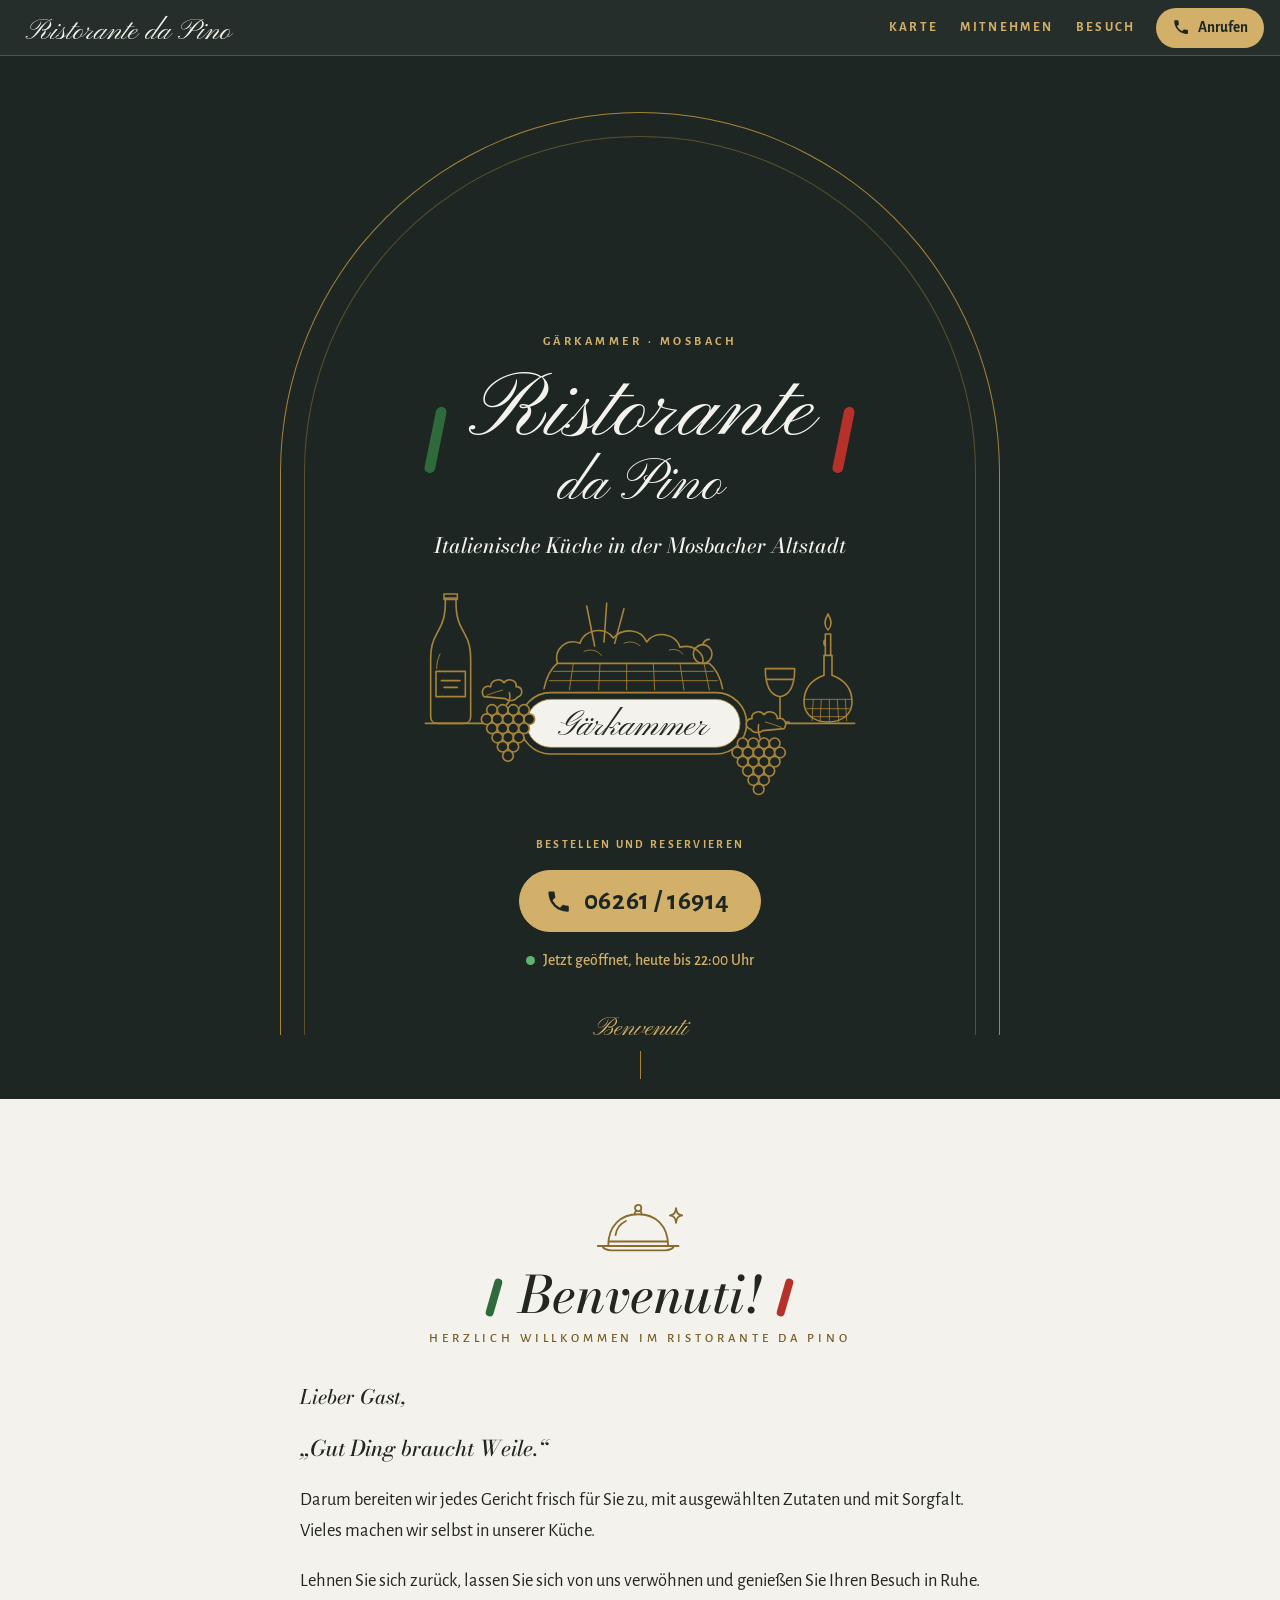
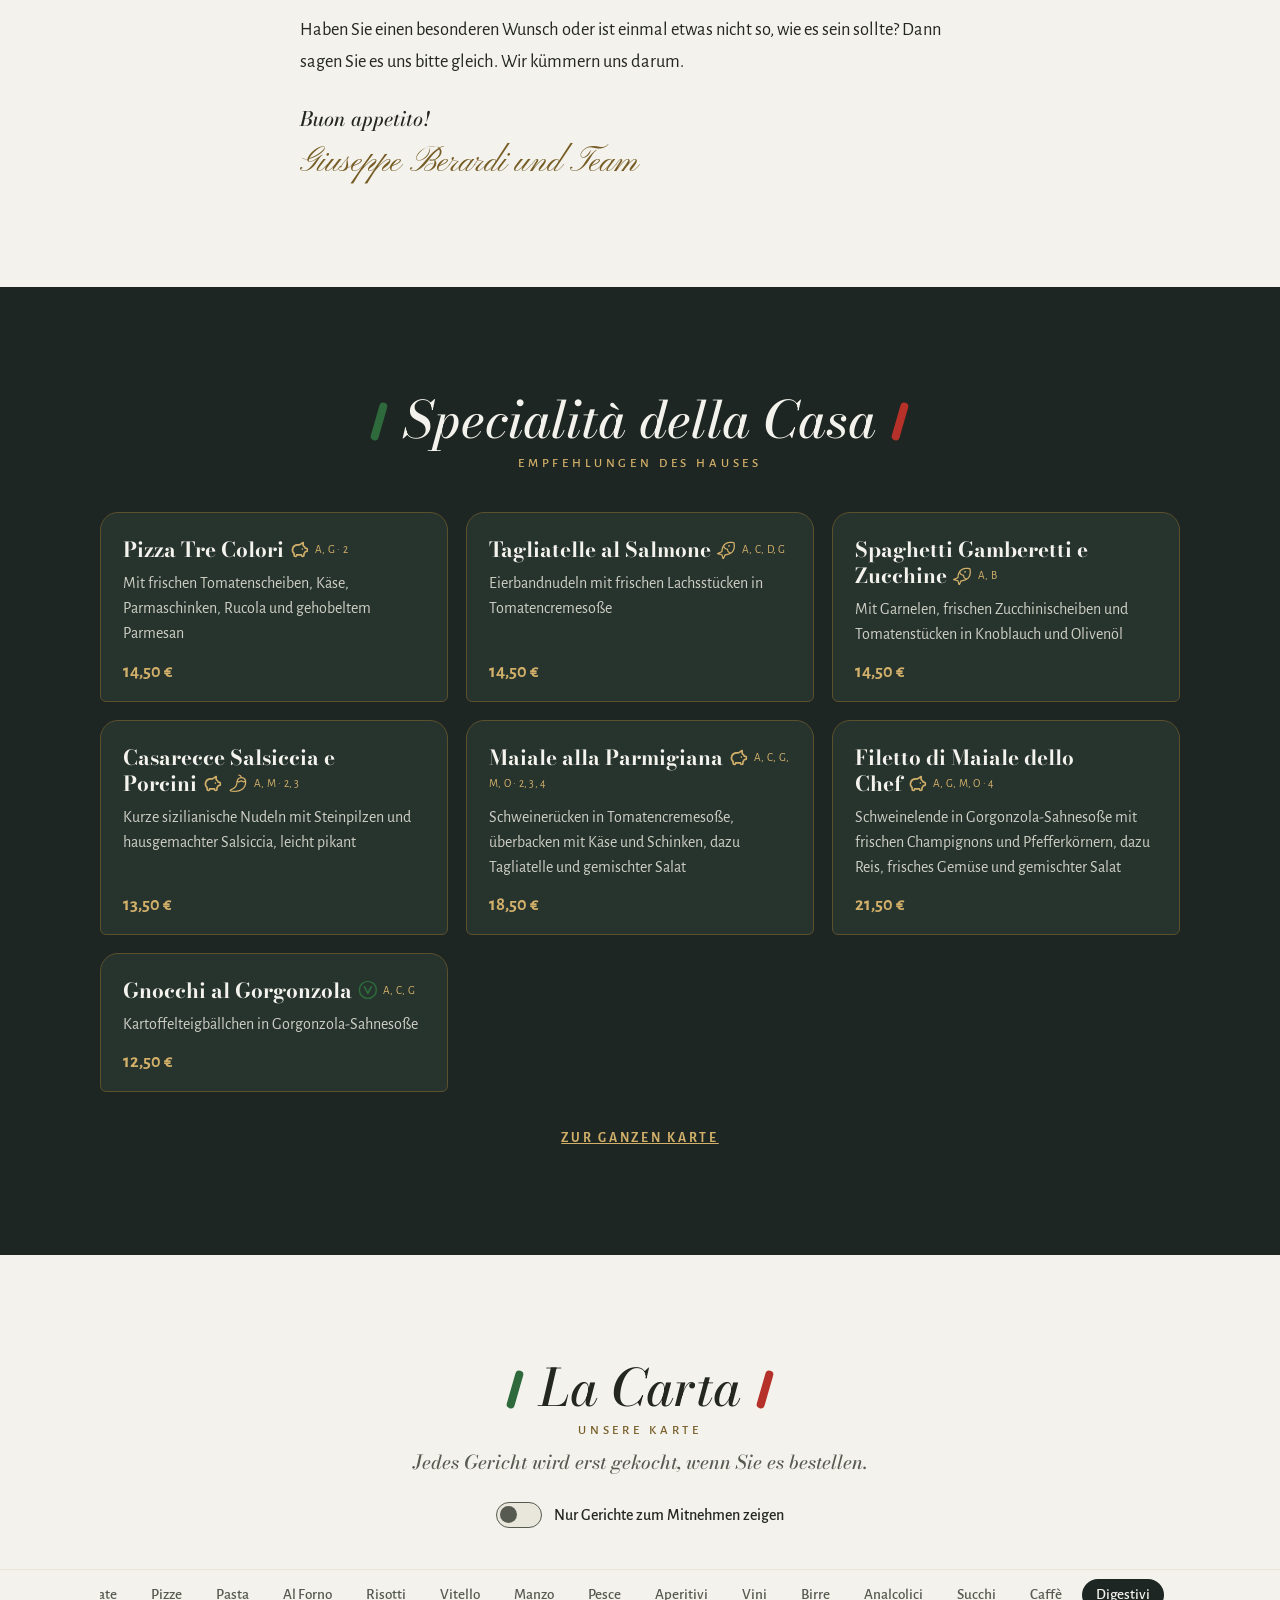
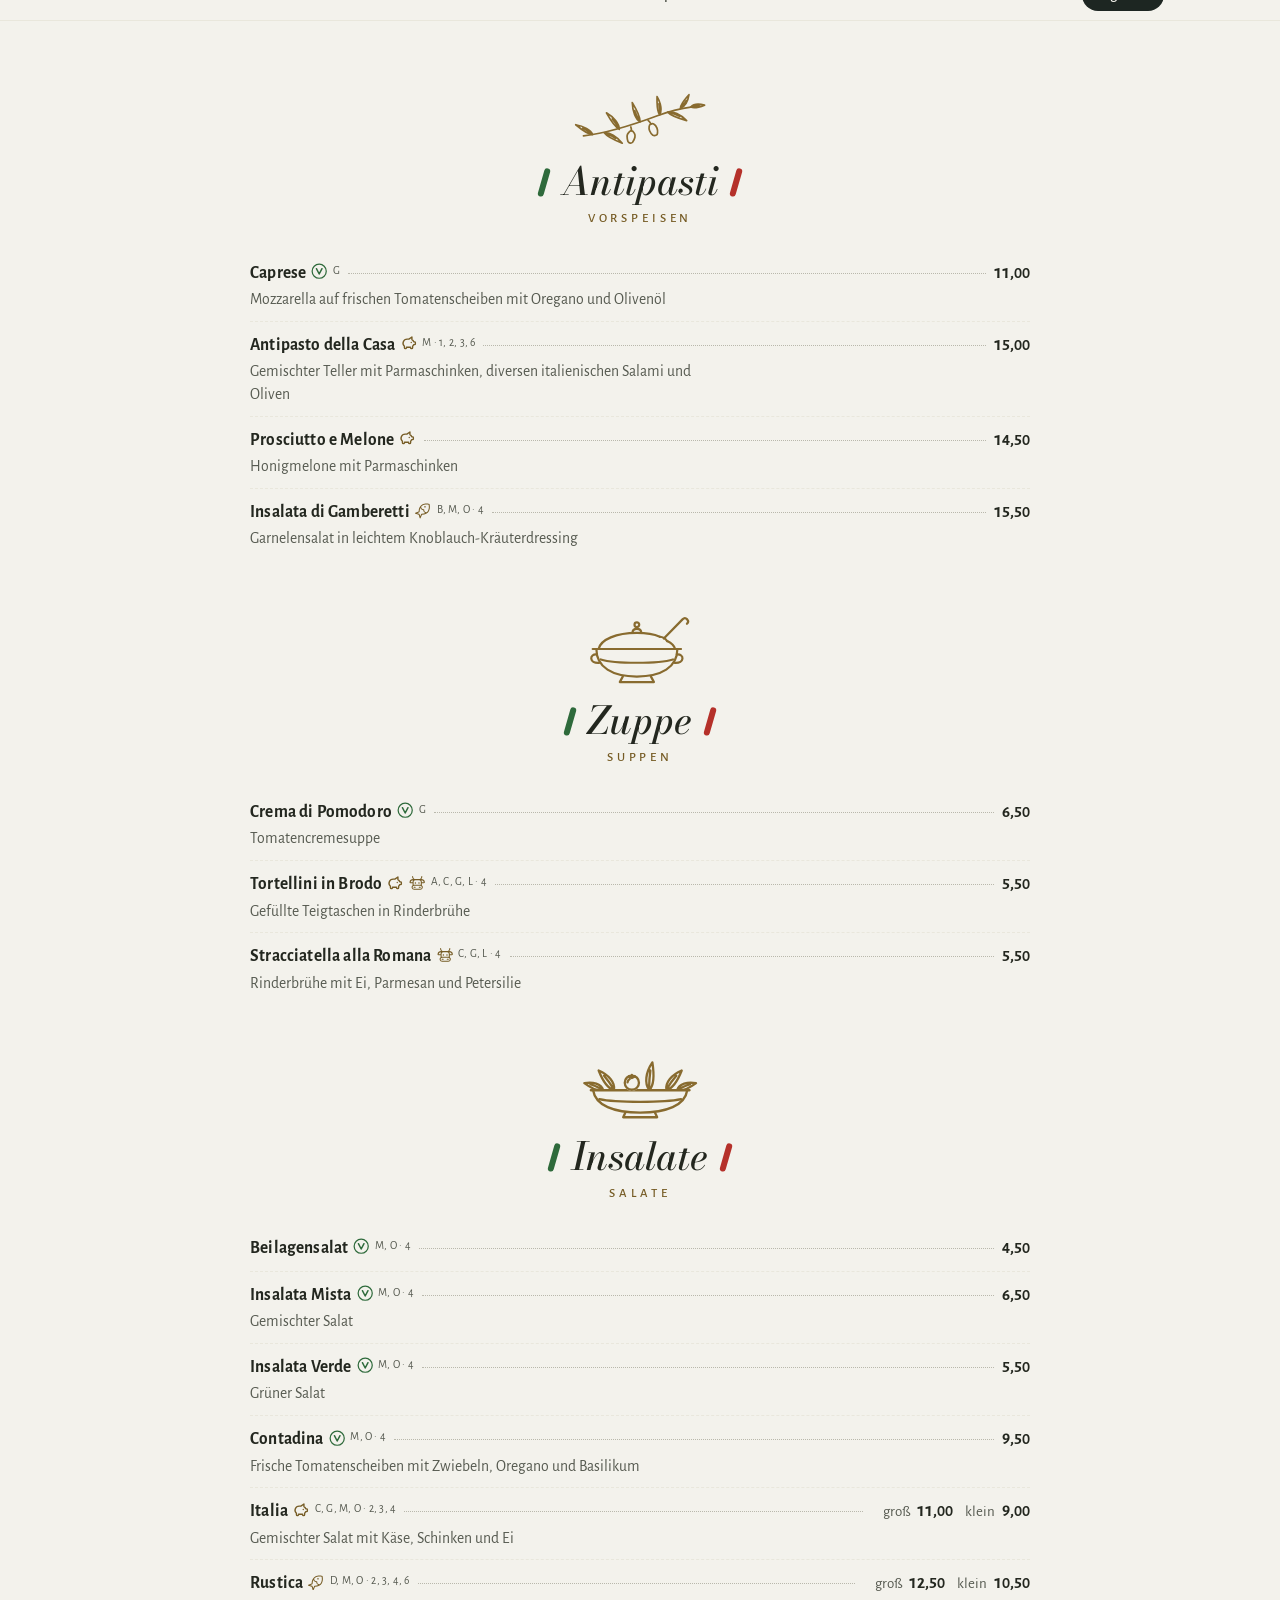
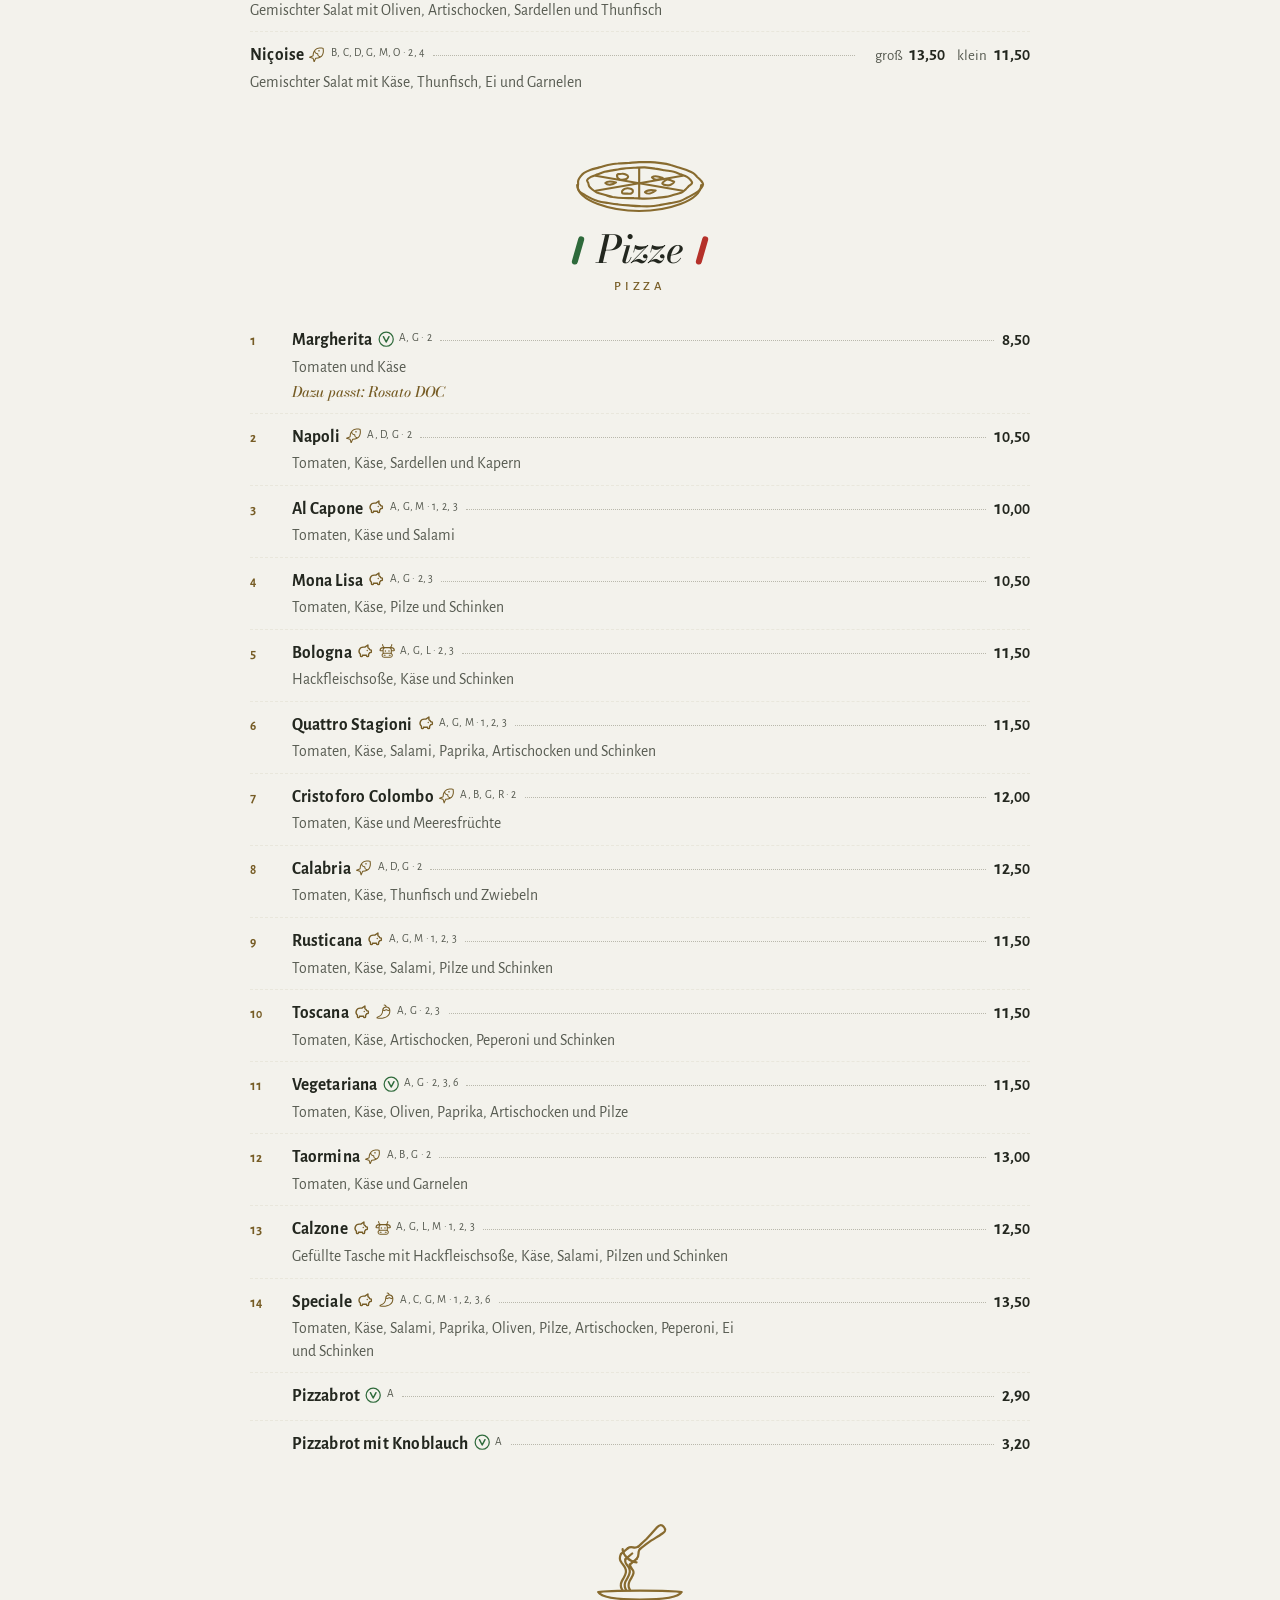
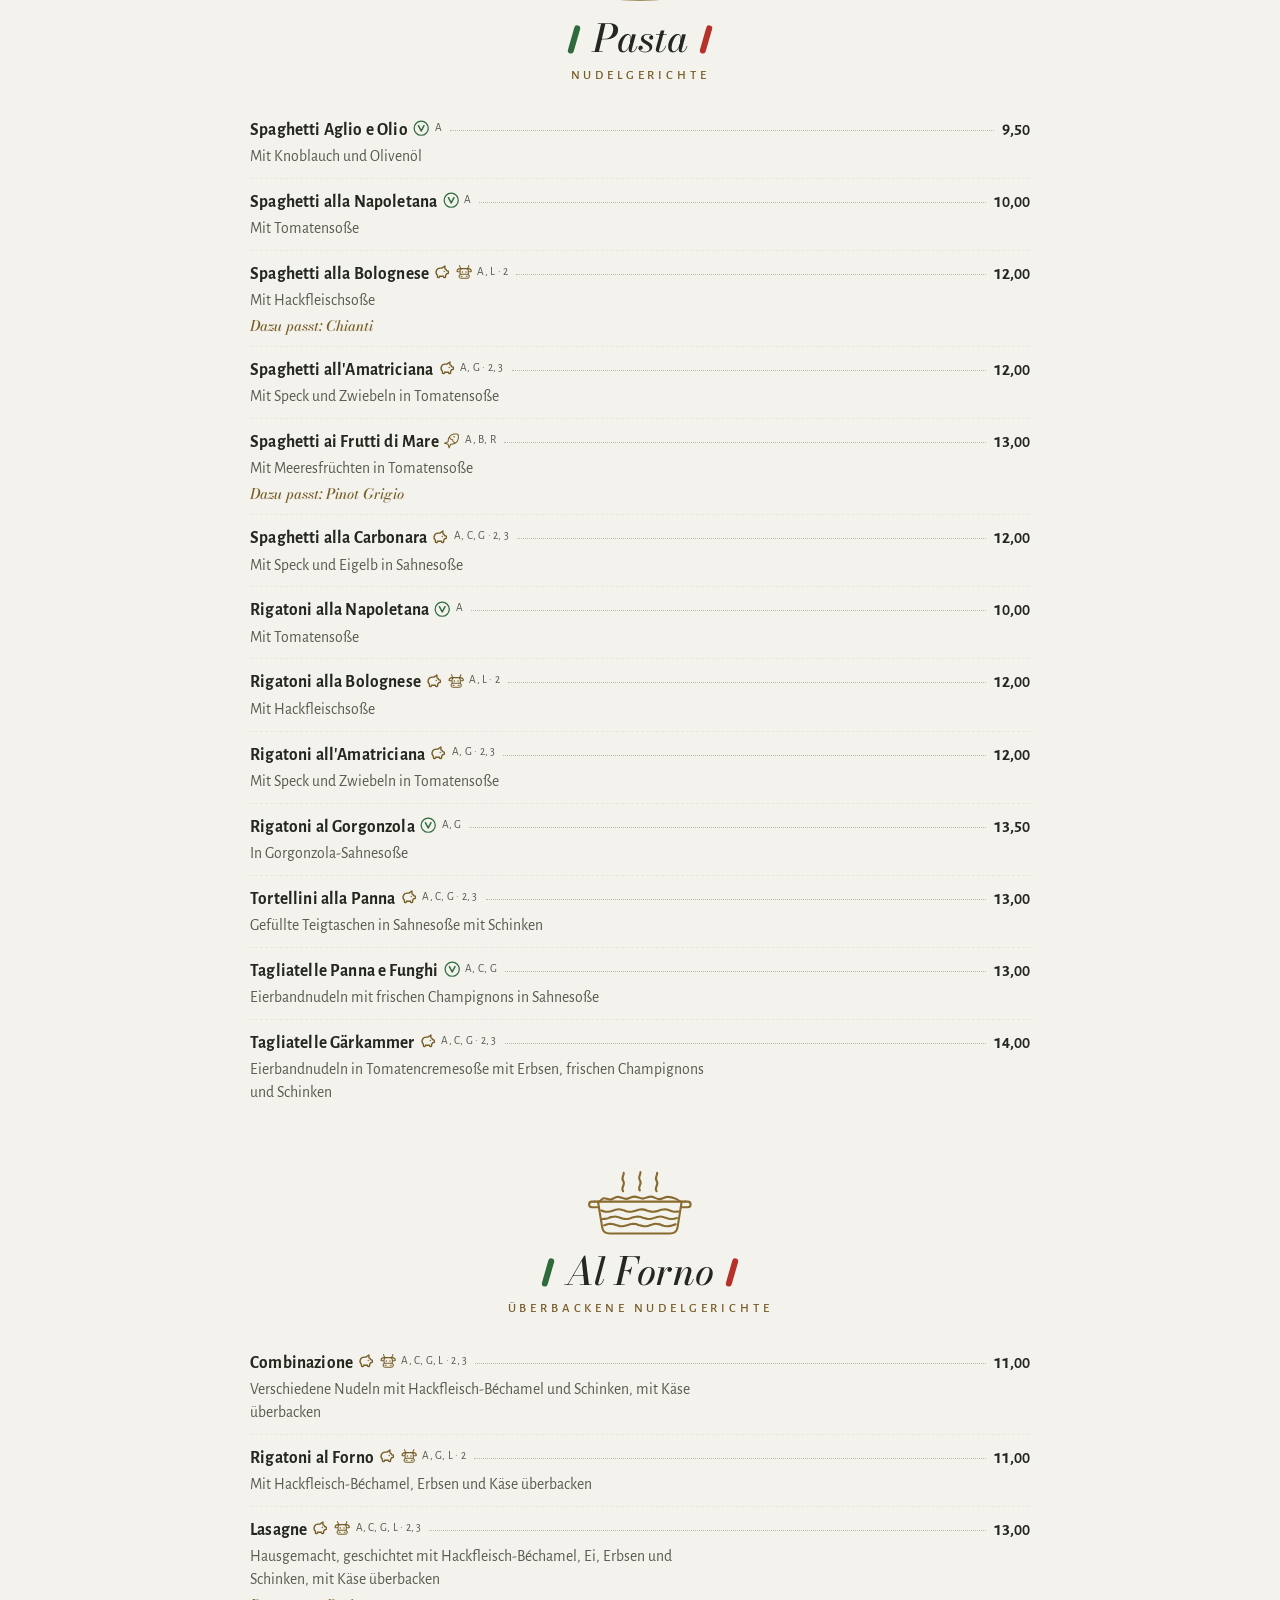
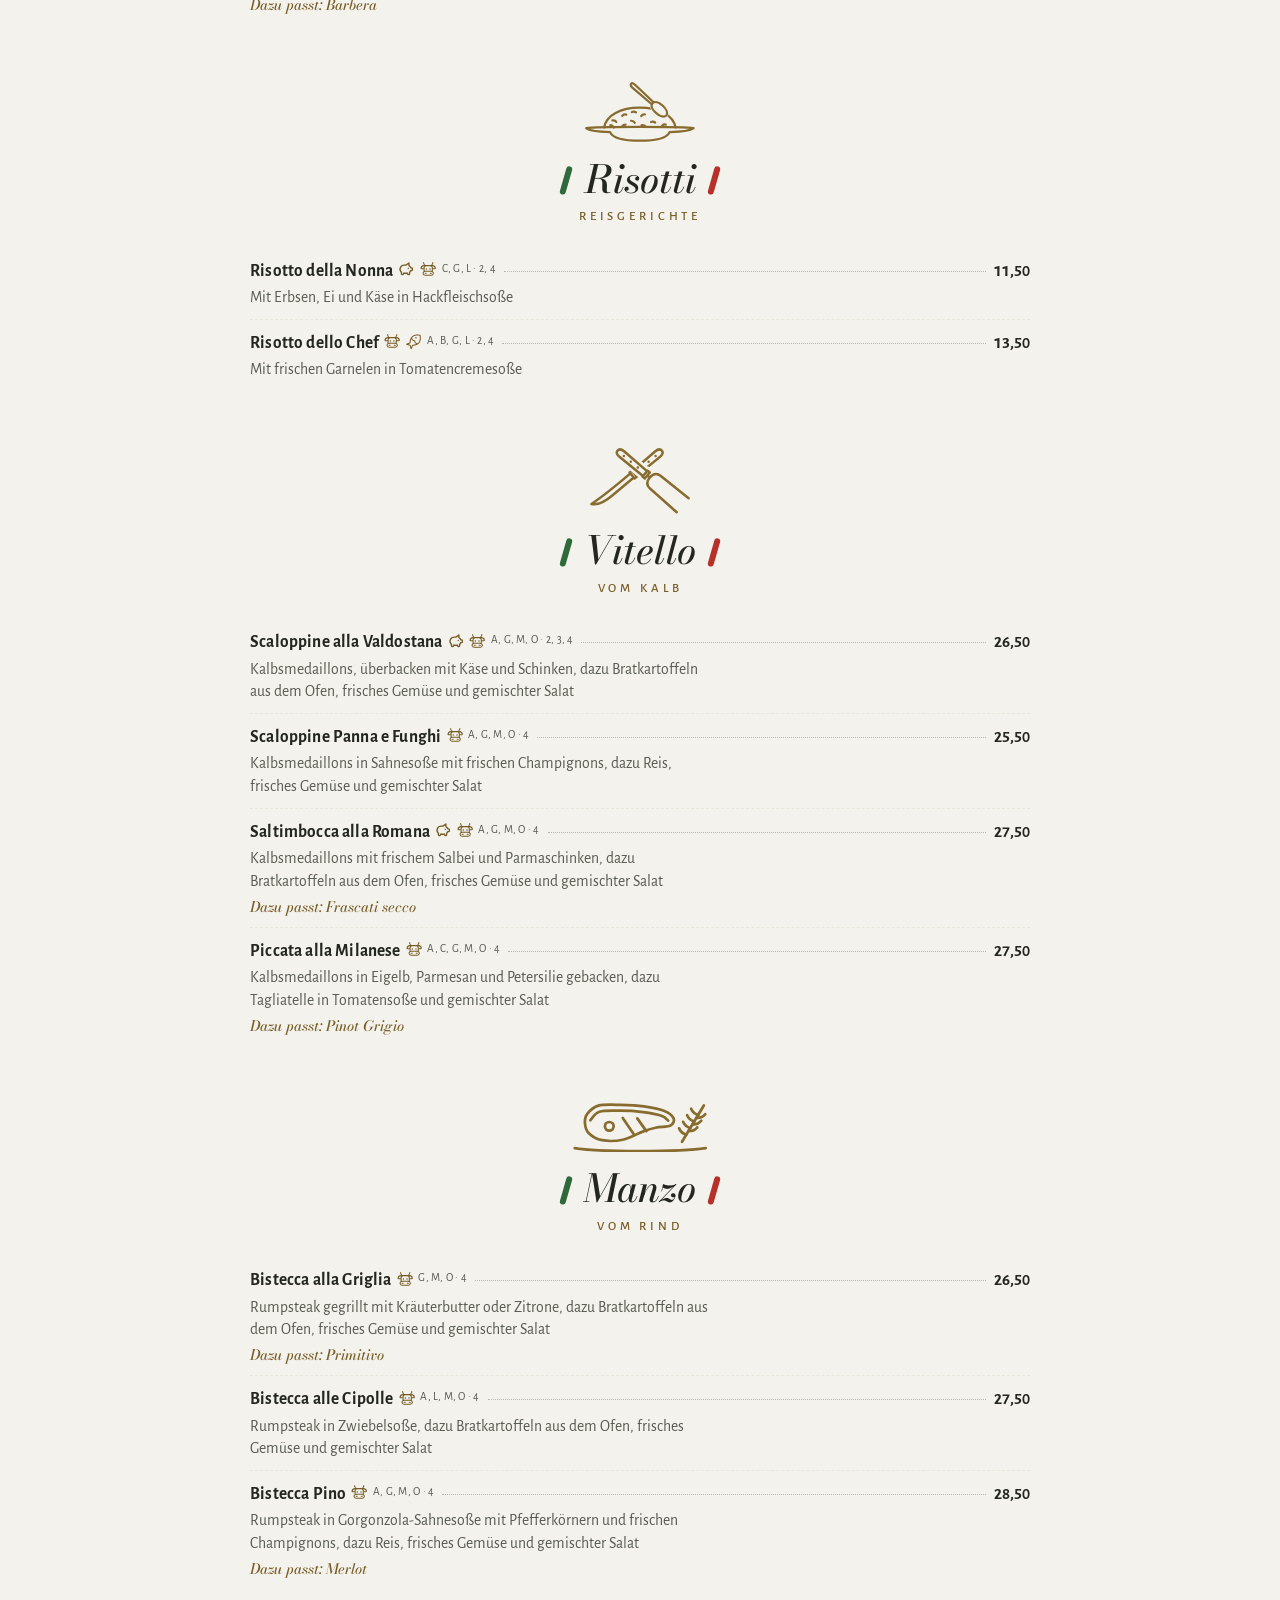
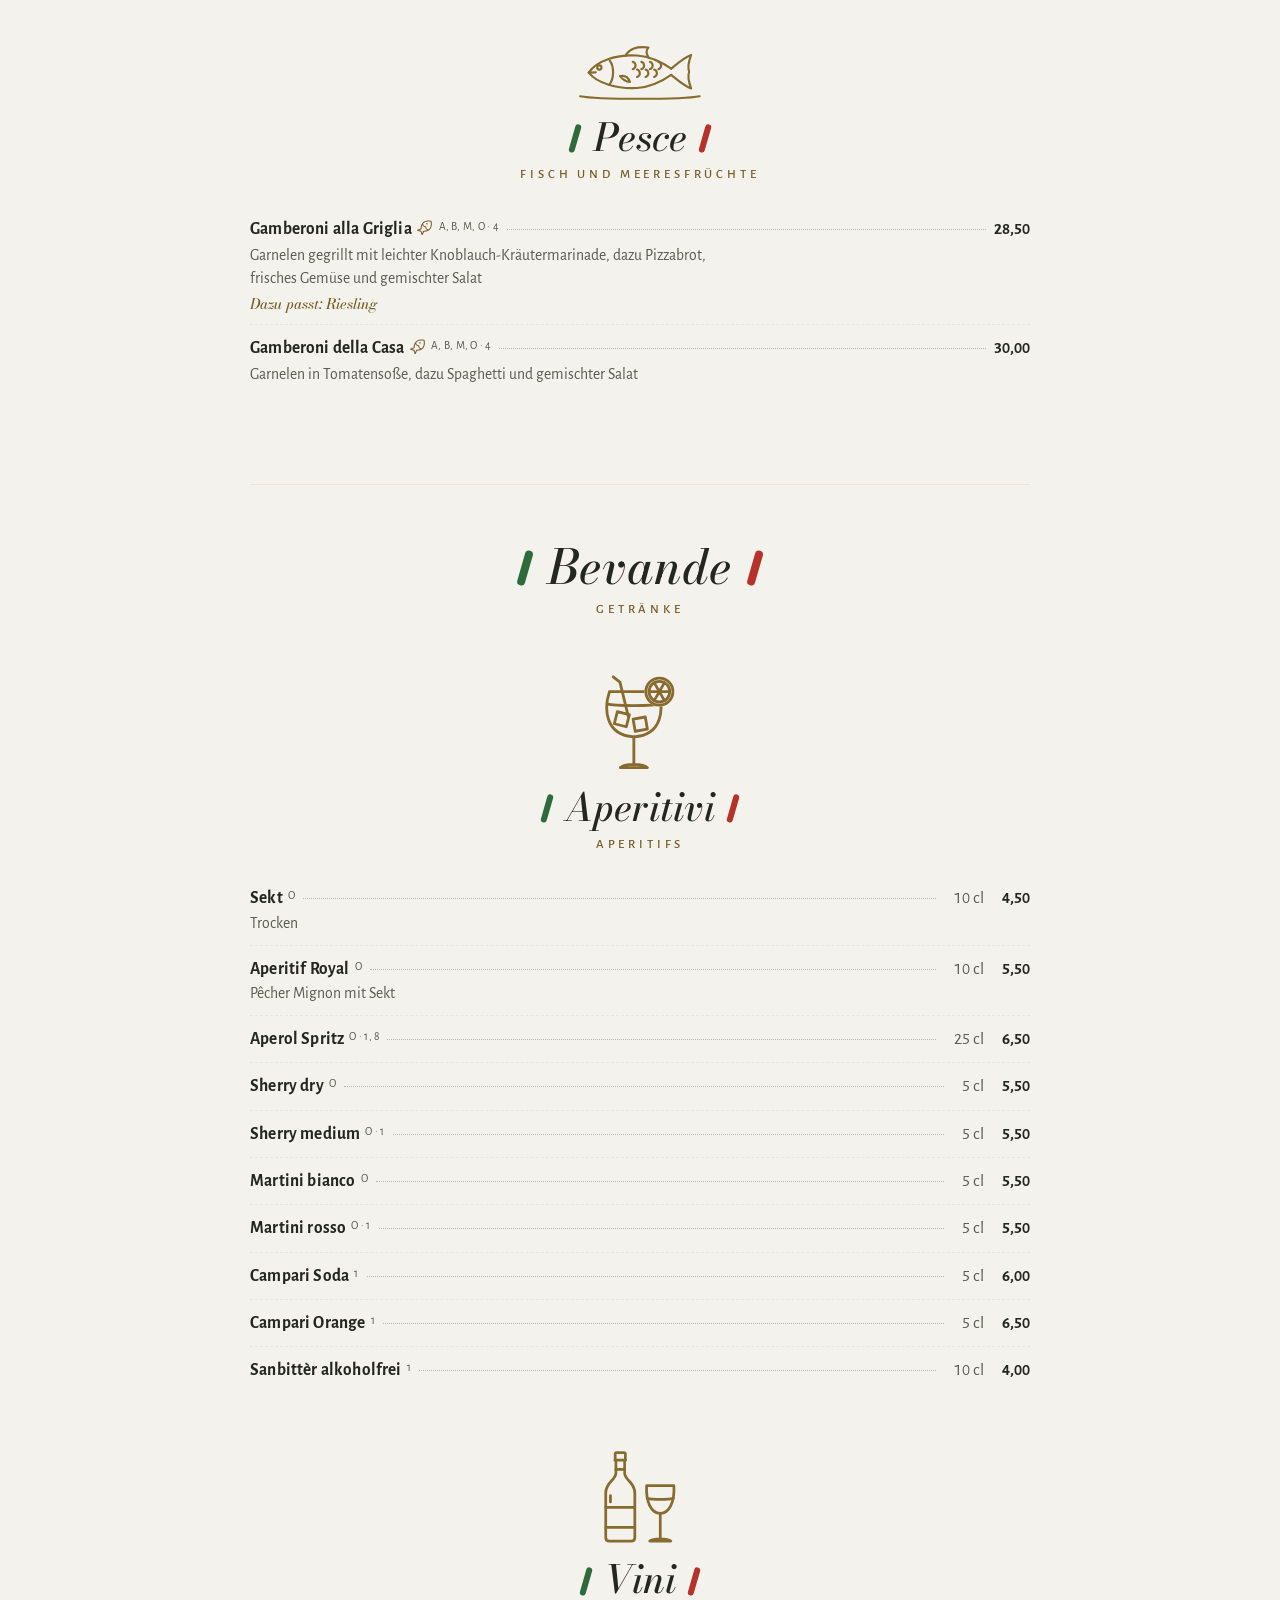
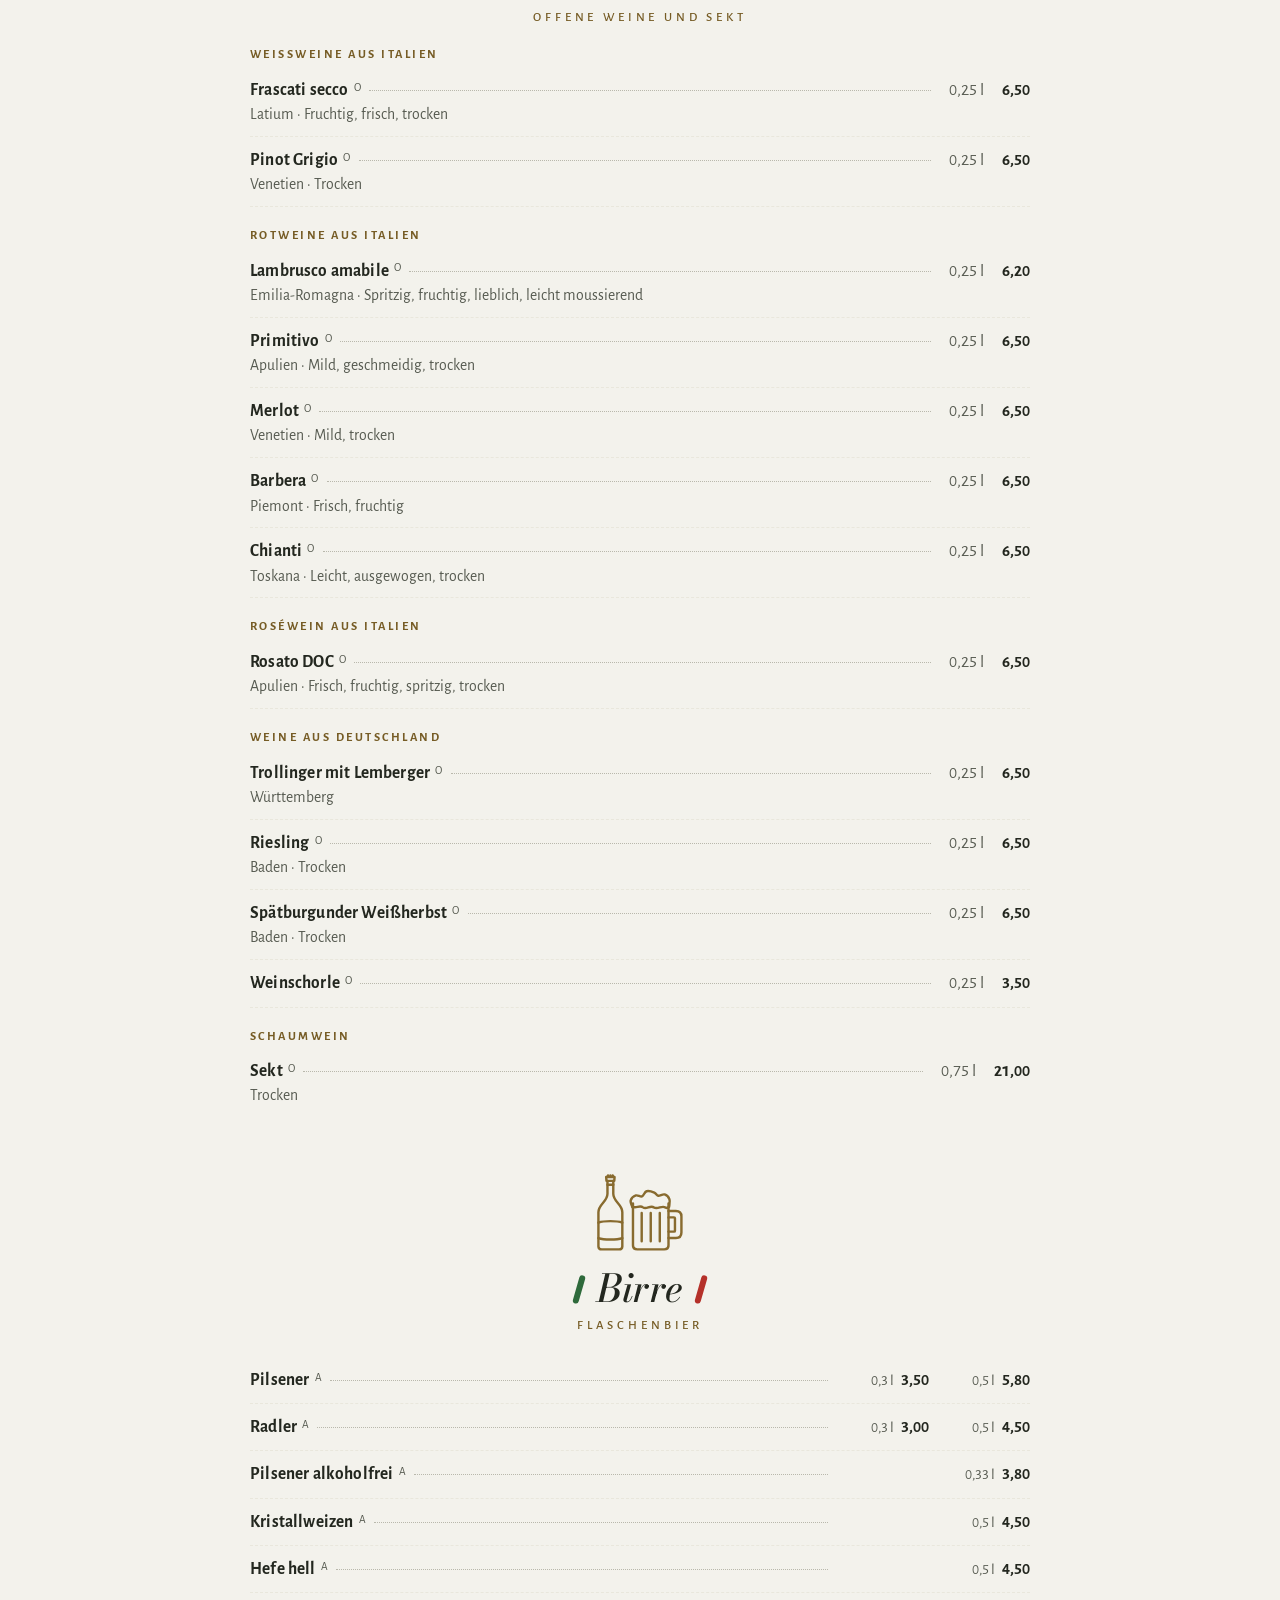
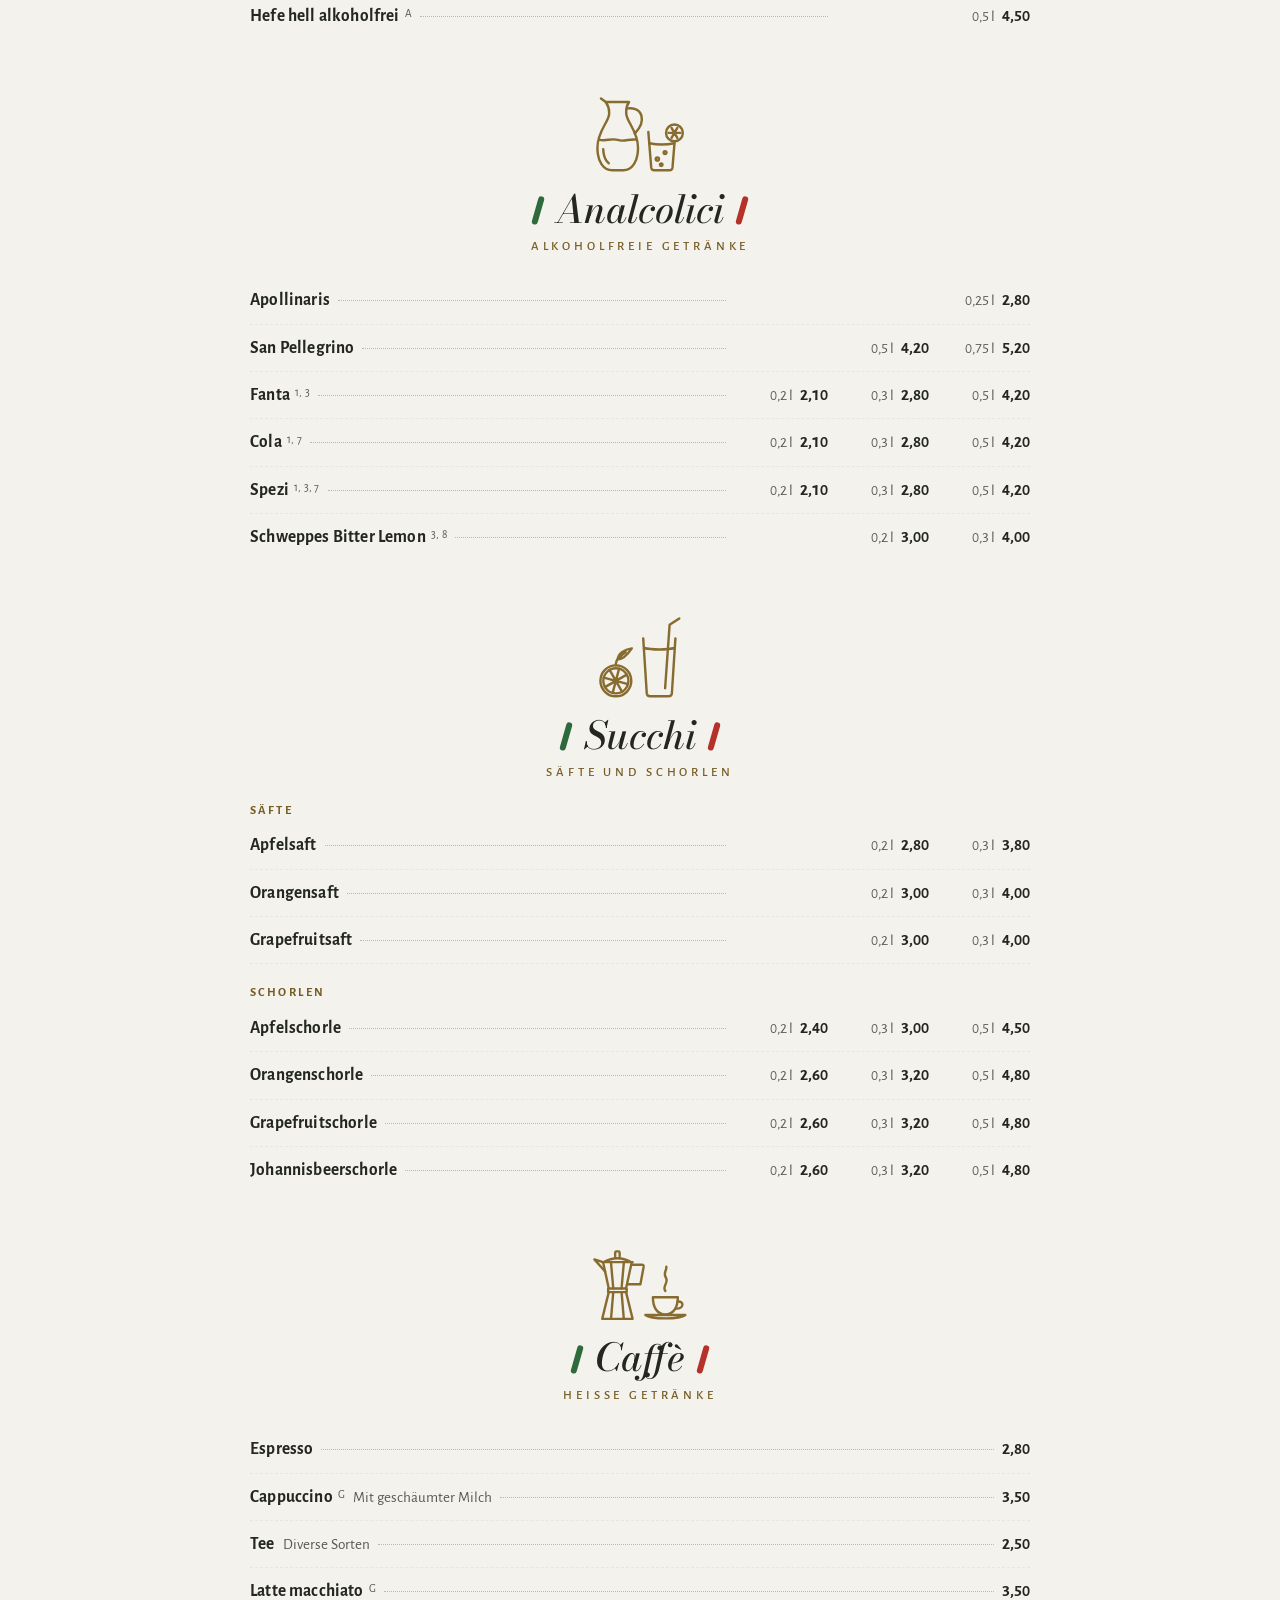
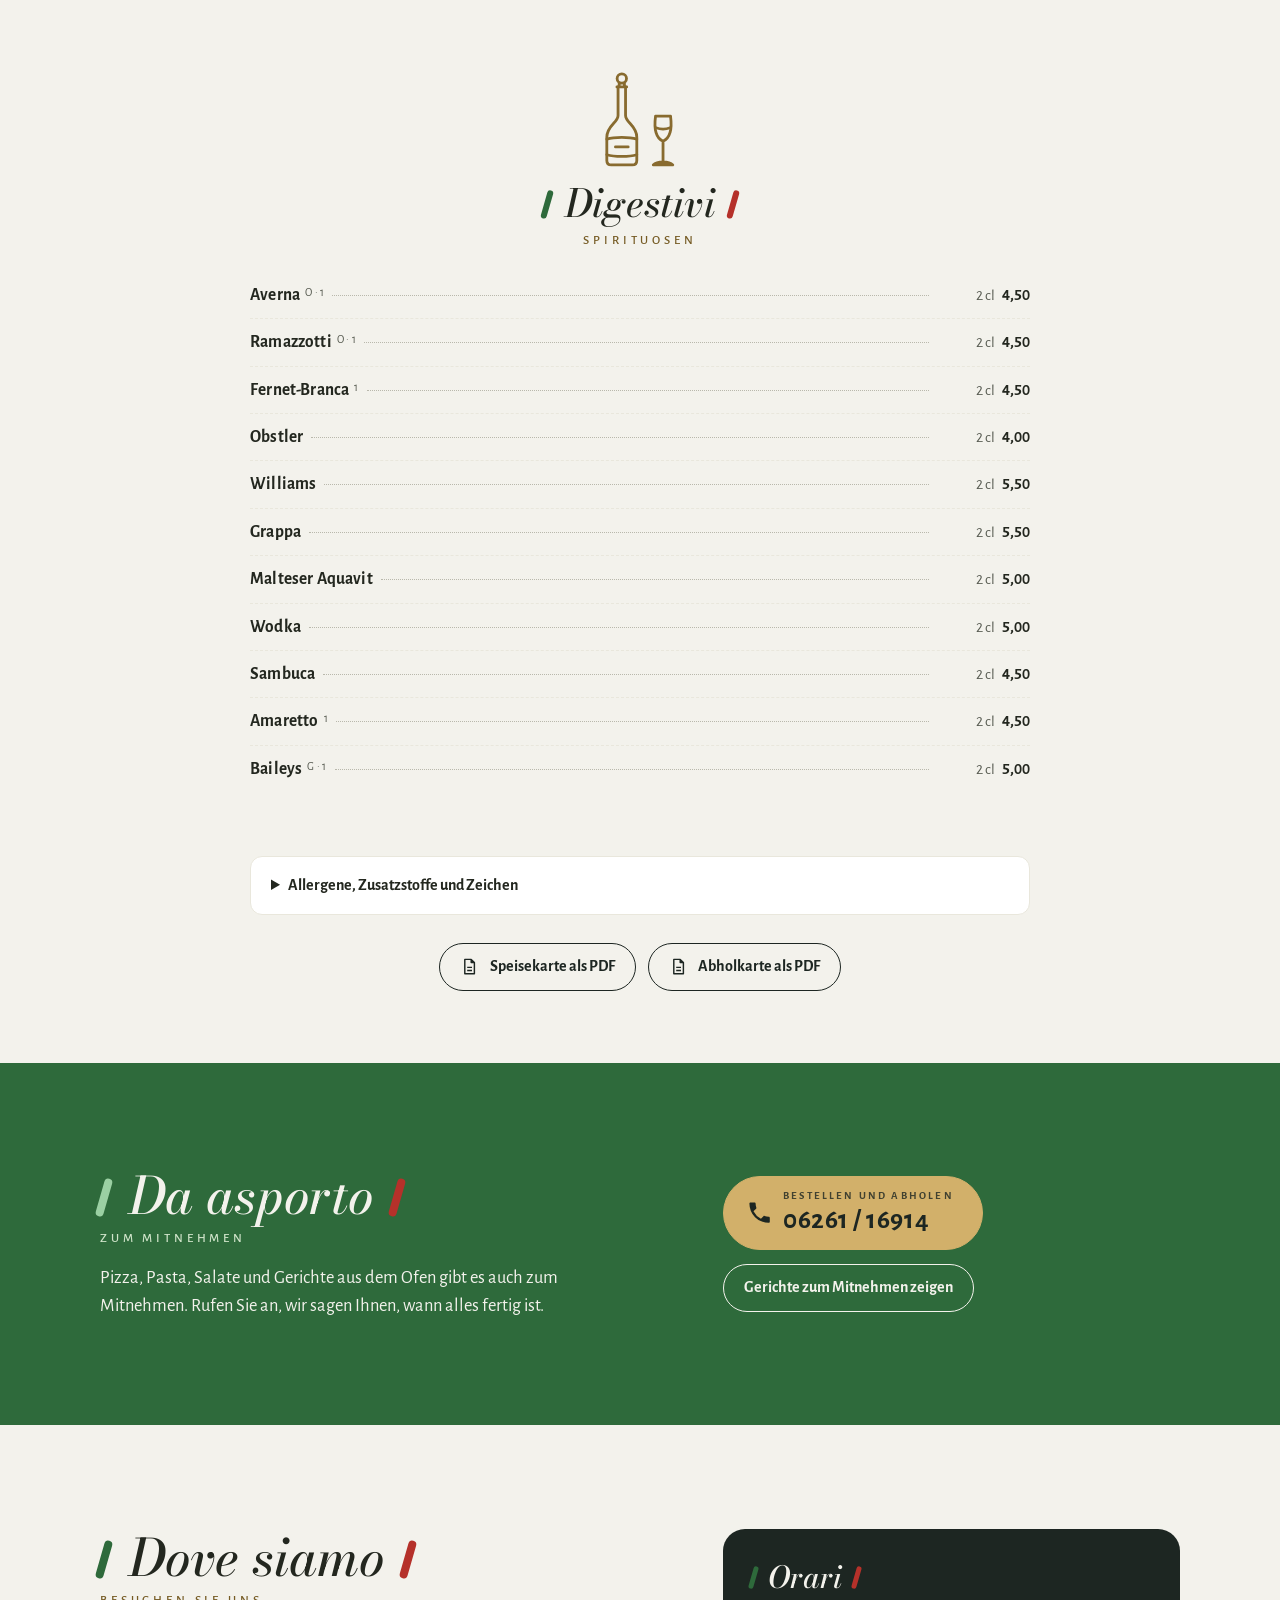
<file: index.html>
<!doctype html><html lang="de"><head><meta charset="utf-8"><meta http-equiv="Content-Security-Policy" content="default-src 'self'; script-src 'self'; style-src 'self' 'unsafe-inline'; img-src 'self'; font-src 'self'; connect-src 'none'; frame-src 'none'; form-action 'none'; base-uri 'self'; object-src 'none'"><meta name="referrer" content="strict-origin-when-cross-origin"><meta name="viewport" content="width=device-width, initial-scale=1, viewport-fit=cover"><title>Ristorante da Pino · Italienische Küche in Mosbach</title><meta name="description" content="Pizza, Pasta, Kalb, Rind und Fisch in der Gärkammer, Hauptstraße 12 in Mosbach. Reservieren und bestellen unter 06261 / 16914."><meta name="robots" content="noindex, nofollow"><meta name="theme-color" content="#1d2622"><link rel="canonical" href="https://pino.orqista.de/"><link rel="icon" type="image/png" sizes="32x32" href="favicon-32.png"><link rel="apple-touch-icon" href="apple-touch-icon.png"><meta property="og:type" content="restaurant.restaurant"><meta property="og:locale" content="de_DE"><meta property="og:title" content="Ristorante da Pino · Italienische Küche in Mosbach"><meta property="og:description" content="Pizza, Pasta, Kalb, Rind und Fisch in der Gärkammer, Hauptstraße 12 in Mosbach. Reservieren und bestellen unter 06261 / 16914."><meta property="og:url" content="https://pino.orqista.de/"><meta property="og:image" content="https://pino.orqista.de/og-image.png"><meta property="og:image:width" content="1200"><meta property="og:image:height" content="630"><meta name="twitter:card" content="summary_large_image"><link rel="preload" href="fonts/PinyonScript-Regular.ttf" as="font" type="font/ttf" crossorigin><link rel="stylesheet" href="site.css?v=06f6d544d2"><script type="application/ld+json">{
 "@context": "https://schema.org",
 "@type": "Restaurant",
 "name": "Ristorante da Pino · Gärkammer",
 "url": "https://pino.orqista.de/",
 "image": "https://pino.orqista.de/og-image.png",
 "telephone": "+49626116914",
 "servesCuisine": "Italienisch",
 "priceRange": "€€",
 "acceptsReservations": "True",
 "hasMenu": "https://pino.orqista.de/#karte",
 "address": {
  "@type": "PostalAddress",
  "streetAddress": "Hauptstraße 12",
  "postalCode": "74821",
  "addressLocality": "Mosbach",
  "addressCountry": "DE"
 },
 "openingHoursSpecification": [
  {
   "@type": "OpeningHoursSpecification",
   "dayOfWeek": "Sunday",
   "opens": "11:30",
   "closes": "14:00"
  },
  {
   "@type": "OpeningHoursSpecification",
   "dayOfWeek": "Sunday",
   "opens": "17:30",
   "closes": "22:00"
  },
  {
   "@type": "OpeningHoursSpecification",
   "dayOfWeek": "Tuesday",
   "opens": "11:30",
   "closes": "14:00"
  },
  {
   "@type": "OpeningHoursSpecification",
   "dayOfWeek": "Tuesday",
   "opens": "17:30",
   "closes": "22:00"
  },
  {
   "@type": "OpeningHoursSpecification",
   "dayOfWeek": "Wednesday",
   "opens": "11:30",
   "closes": "14:00"
  },
  {
   "@type": "OpeningHoursSpecification",
   "dayOfWeek": "Wednesday",
   "opens": "17:30",
   "closes": "22:00"
  },
  {
   "@type": "OpeningHoursSpecification",
   "dayOfWeek": "Thursday",
   "opens": "11:30",
   "closes": "14:00"
  },
  {
   "@type": "OpeningHoursSpecification",
   "dayOfWeek": "Thursday",
   "opens": "17:30",
   "closes": "22:00"
  },
  {
   "@type": "OpeningHoursSpecification",
   "dayOfWeek": "Friday",
   "opens": "11:30",
   "closes": "14:00"
  },
  {
   "@type": "OpeningHoursSpecification",
   "dayOfWeek": "Friday",
   "opens": "17:30",
   "closes": "22:00"
  },
  {
   "@type": "OpeningHoursSpecification",
   "dayOfWeek": "Saturday",
   "opens": "11:30",
   "closes": "14:00"
  },
  {
   "@type": "OpeningHoursSpecification",
   "dayOfWeek": "Saturday",
   "opens": "17:30",
   "closes": "22:00"
  }
 ]
}</script></head><body><div class="topbar"><a class="mark" href="#top">Ristorante da Pino</a><nav aria-label="Hauptmenü"><a href="#karte">Karte</a><a href="#mitnehmen">Mitnehmen</a><a href="#besuch">Besuch</a></nav><a class="call" href="tel:+49626116914" aria-label="Anrufen: 06261 / 16914"><svg class="ico" viewBox="0 0 24 24" aria-hidden="true"><path fill="currentColor" d="M6.6 10.8a15.1 15.1 0 0 0 6.6 6.6l2.2-2.2c.3-.3.7-.4 1-.2 1.1.4 2.3.6 3.6.6.6 0 1 .4 1 1V20c0 .6-.4 1-1 1A17 17 0 0 1 3 4c0-.6.4-1 1-1h3.5c.6 0 1 .4 1 1 0 1.3.2 2.5.6 3.6.1.3 0 .7-.2 1Z"/></svg><span>Anrufen</span></a></div><header class="hero" id="top"><div class="vault"><span class="arch" aria-hidden="true"></span><div class="vault-in"><p class="eyebrow">Gärkammer · Mosbach</p><div class="wordmark"><svg class="brush" viewBox="0 0 30 80" aria-hidden="true"><path fill="#2e6a3b" d="M22 2c4 1 6 4 5 8L14 74c-1 4-6 6-9 4-3-1-4-4-3-7L15 7c1-3 4-5 7-5Z"/></svg><h1>Ristorante<span>da Pino</span></h1><svg class="brush" viewBox="0 0 30 80" aria-hidden="true"><path fill="#b5312a" d="M22 2c4 1 6 4 5 8L14 74c-1 4-6 6-9 4-3-1-4-4-3-7L15 7c1-3 4-5 7-5Z"/></svg></div><p class="tagline">Italienische Küche in der Mosbacher Altstadt</p><svg class="emblem" xmlns="http://www.w3.org/2000/svg" viewBox="0 0 660 330" role="img" aria-label="Gärkammer"><g fill="none" stroke="#a8843a" stroke-width="2.4" stroke-linecap="round" stroke-linejoin="round"><path d="M8 206H652"/><path d="M38 18h16v6c0 22 4 32 12 46 8 14 10 24 10 40v86c0 6-4 10-10 10H26c-6 0-10-4-10-10v-86c0-16 2-26 10-40 8-14 12-24 12-46Z"/><path d="M36 12h20v8H36ZM24 128h44v38H24ZM32 142h28M36 152h20"/><path d="M30 102c-4 8-5 16-5 22" stroke-width="1.4"/><path d="M262 90 250 30M276 84l4-58M292 86l14-52"/><path d="M186 154c4-20 10-30 20-38h228c10 8 16 18 20 38"/><path d="M200 128h240M194 142h252M230 116l-6 40M270 116l-2 40M310 116v40M350 116l2 40M390 116l6 40M426 116l8 40" stroke-width="1.3"/><path d="M206 116c-6-22 14-38 34-30 6-22 38-26 50-8 14-16 42-14 50 6 12-18 44-14 50 8 20-6 38 10 34 24"/><path d="M246 98c10-4 20-2 26 6M306 86c8-4 18-2 24 4M374 96c8-2 16 0 20 6" stroke-width="1.3"/><circle cx="424" cy="102" r="14"/><path d="M424 88c2-6 6-8 10-8"/><rect x="150" y="160" width="340" height="92" rx="46" fill="#1d2622"/><rect x="160" y="170" width="320" height="72" rx="36" fill="#f3f2ec" stroke-width="1.2"/><path d="M518 124h44c0 28-9 40-22 42-13-2-22-14-22-42ZM521 140h38M540 166v36M526 204h28"/><path d="M606 104h12v30c22 8 30 22 30 40 0 18-14 30-36 30s-36-12-36-30c0-18 8-32 30-40Z"/><path d="M577 170h70M580 184h64M586 196h52M590 170l-2 32M602 170l-2 34M614 170v34M626 170l2 34M638 170l2 32" stroke-width="1.2"/><path d="M608 104V72h8v32M608 80c-3 2-3 8 0 10"/><path d="M612 66c-6-6-6-14 0-24 6 10 6 18 0 24Z"/><g transform="translate(96 166) scale(1 1)"><path d="M0 0c-6-8 0-18 10-15 0-10 14-14 20-6 6-8 20-4 18 6 10 0 12 12 2 16-4 6-14 6-18 2Z" fill="#1d2622"/><path d="M4-2c8-3 16-6 24-8" stroke-width="1.3"/></g><circle cx="108.0" cy="186.0" r="8" fill="#1d2622"/><circle cx="124.0" cy="186.0" r="8" fill="#1d2622"/><circle cx="140.0" cy="186.0" r="8" fill="#1d2622"/><circle cx="156.0" cy="186.0" r="8" fill="#1d2622"/><circle cx="100.0" cy="199.8" r="8" fill="#1d2622"/><circle cx="116.0" cy="199.8" r="8" fill="#1d2622"/><circle cx="132.0" cy="199.8" r="8" fill="#1d2622"/><circle cx="148.0" cy="199.8" r="8" fill="#1d2622"/><circle cx="164.0" cy="199.8" r="8" fill="#1d2622"/><circle cx="108.0" cy="213.5" r="8" fill="#1d2622"/><circle cx="124.0" cy="213.5" r="8" fill="#1d2622"/><circle cx="140.0" cy="213.5" r="8" fill="#1d2622"/><circle cx="156.0" cy="213.5" r="8" fill="#1d2622"/><circle cx="116.0" cy="227.3" r="8" fill="#1d2622"/><circle cx="132.0" cy="227.3" r="8" fill="#1d2622"/><circle cx="148.0" cy="227.3" r="8" fill="#1d2622"/><circle cx="124.0" cy="241.0" r="8" fill="#1d2622"/><circle cx="140.0" cy="241.0" r="8" fill="#1d2622"/><circle cx="132.0" cy="254.8" r="8" fill="#1d2622"/><path d="M134 160c2 8 0 14-4 18"/><g transform="translate(546 214) scale(-1 1)"><path d="M0 0c-6-8 0-18 10-15 0-10 14-14 20-6 6-8 20-4 18 6 10 0 12 12 2 16-4 6-14 6-18 2Z" fill="#1d2622"/><path d="M4-2c8-3 16-6 24-8" stroke-width="1.3"/></g><circle cx="484.0" cy="236.0" r="8" fill="#1d2622"/><circle cx="500.0" cy="236.0" r="8" fill="#1d2622"/><circle cx="516.0" cy="236.0" r="8" fill="#1d2622"/><circle cx="532.0" cy="236.0" r="8" fill="#1d2622"/><circle cx="476.0" cy="249.8" r="8" fill="#1d2622"/><circle cx="492.0" cy="249.8" r="8" fill="#1d2622"/><circle cx="508.0" cy="249.8" r="8" fill="#1d2622"/><circle cx="524.0" cy="249.8" r="8" fill="#1d2622"/><circle cx="540.0" cy="249.8" r="8" fill="#1d2622"/><circle cx="484.0" cy="263.5" r="8" fill="#1d2622"/><circle cx="500.0" cy="263.5" r="8" fill="#1d2622"/><circle cx="516.0" cy="263.5" r="8" fill="#1d2622"/><circle cx="532.0" cy="263.5" r="8" fill="#1d2622"/><circle cx="492.0" cy="277.3" r="8" fill="#1d2622"/><circle cx="508.0" cy="277.3" r="8" fill="#1d2622"/><circle cx="524.0" cy="277.3" r="8" fill="#1d2622"/><circle cx="500.0" cy="291.0" r="8" fill="#1d2622"/><circle cx="516.0" cy="291.0" r="8" fill="#1d2622"/><circle cx="508.0" cy="304.8" r="8" fill="#1d2622"/><path d="M508 208c-2 8 0 14 2 20"/></g><text x="320" y="223" text-anchor="middle" font-family="'Pinyon Script', 'Snell Roundhand', cursive" font-size="54" fill="#23271f">Gärkammer</text></svg><p class="cta-label">Bestellen und reservieren</p><a class="btn big cta" href="tel:+49626116914"><svg class="ico" viewBox="0 0 24 24" aria-hidden="true"><path fill="currentColor" d="M6.6 10.8a15.1 15.1 0 0 0 6.6 6.6l2.2-2.2c.3-.3.7-.4 1-.2 1.1.4 2.3.6 3.6.6.6 0 1 .4 1 1V20c0 .6-.4 1-1 1A17 17 0 0 1 3 4c0-.6.4-1 1-1h3.5c.6 0 1 .4 1 1 0 1.3.2 2.5.6 3.6.1.3 0 .7-.2 1Z"/></svg><span>06261 / 16914</span></a><p class="status" data-status hidden></p></div></div><p class="scroll"><a href="#willkommen">Benvenuti</a></p></header><main><section class="band paper welcome" id="willkommen" aria-labelledby="h-welcome"><div class="wrap narrow"><svg class="illu" aria-hidden="true" style="--s:0.747" xmlns="http://www.w3.org/2000/svg" viewBox="25.5 15.3 72 40.2" fill="none" stroke="currentColor" stroke-width="1.5" stroke-linecap="round" stroke-linejoin="round"><path d="M27 50.5H93M30.5 50.5Q32.5 54 38 54H82Q87.5 54 89.5 50.5"/><path d="M35.5 50.5C35.5 33.5 46 24.5 60 24.5C74 24.5 84.5 33.5 84.5 50.5"/><path d="M36 46.8H84"/><path d="M57.2 24.6Q57.2 22.2 58.4 21.6M62.8 24.6Q62.8 22.2 61.6 21.6M57.4 19.4A2.6 2.6 0 1 0 62.6 19.4A2.6 2.6 0 1 0 57.4 19.4Z"/><path d="M41.5 41.5C42.2 36.2 45.3 32.2 50 30"/><path d="M91 19.5C91.6 23.6 92.4 24.9 96 25.5C92.4 26.1 91.6 27.4 91 31.5C90.4 27.4 89.6 26.1 86 25.5C89.6 24.9 90.4 23.6 91 19.5Z"/></svg><h2 id="h-welcome">Benvenuti!</h2><p class="sub">Herzlich willkommen im Ristorante da Pino</p><div class="letter"><p class="salutation">Lieber Gast,</p><p class="lead">„Gut Ding braucht Weile.“</p><p>Darum bereiten wir jedes Gericht frisch für Sie zu, mit ausgewählten Zutaten und mit Sorgfalt. Vieles machen wir selbst in unserer Küche.</p><p>Lehnen Sie sich zurück, lassen Sie sich von uns verwöhnen und genießen Sie Ihren Besuch in Ruhe.</p><p>Haben Sie einen besonderen Wunsch oder ist einmal etwas nicht so, wie es sein sollte? Dann sagen Sie es uns bitte gleich. Wir kümmern uns darum.</p><p class="closing">Buon appetito!</p><p class="signature">Giuseppe Berardi und Team</p></div></div></section><section class="band cellar specials" id="empfehlungen" aria-labelledby="h-specials"><div class="wrap"><h2 id="h-specials">Specialità della Casa</h2><p class="sub">Empfehlungen des Hauses</p><ul class="special-grid"><li><h3>Pizza Tre <span class="nowrap">Colori<svg class="mark animal" role="img" aria-label="Schwein" xmlns="http://www.w3.org/2000/svg" viewBox="0 0 24 24" fill="none" stroke="currentColor" stroke-width="2" stroke-linecap="round" stroke-linejoin="round"><path d="M15 11v.01"/><path d="M16 3l0 3.803a6.019 6.019 0 0 1 2.658 3.197h1.341a1 1 0 0 1 1 1v2a1 1 0 0 1 -1 1h-1.342a6.008 6.008 0 0 1 -1.658 2.473v2.027a1.5 1.5 0 0 1 -3 0v-.583a6.04 6.04 0 0 1 -1 .083h-4a6.04 6.04 0 0 1 -1 -.083v.583a1.5 1.5 0 0 1 -3 0v-2l0 -.027a6 6 0 0 1 4 -10.473h2.5l4.5 -3z"/></svg><span class="codes">A, G · 2</span></span></h3><p>Mit frischen Tomatenscheiben, Käse, Parmaschinken, Rucola und gehobeltem Parmesan</p><p class="price">14,50 €</p></li><li><h3>Tagliatelle al <span class="nowrap">Salmone<svg class="mark animal" role="img" aria-label="Fisch und Meeresfrüchte" xmlns="http://www.w3.org/2000/svg" viewBox="0 0 256 256" fill="currentColor"><path d="M168,76a12,12,0,1,1-12-12A12,12,0,0,1,168,76Zm48.72,67.64c-19.37,34.9-55.44,53.76-107.24,56.1l-22,51.41A8,8,0,0,1,80.1,256l-.51,0a8,8,0,0,1-7.19-5.78L57.6,198.39,5.8,183.56a8,8,0,0,1-1-15.05l51.41-22c2.35-51.78,21.21-87.84,56.09-107.22,24.75-13.74,52.74-15.84,71.88-15.18,18.64.64,36,4.27,38.86,6a8,8,0,0,1,2.83,2.83c1.69,2.85,5.33,20.21,6,38.85C232.55,90.89,230.46,118.89,216.72,143.64Zm-55.18,29a52.11,52.11,0,0,1-33.4-44.78A52.09,52.09,0,0,1,83.37,94.47q-10.45,23.79-11.3,57.59a8,8,0,0,1-4.85,7.17L31.83,174.37l34.45,9.86a8,8,0,0,1,5.49,5.5l9.84,34.44,15.16-35.4a8,8,0,0,1,7.17-4.84Q137.71,183.12,161.54,172.64ZM212.42,43.57c-14.15-3-64.1-11-100.3,14.75a81.21,81.21,0,0,0-16,15.07,36,36,0,0,0,39.35,38.44,8,8,0,0,1,8.73,8.73,36,36,0,0,0,38.47,39.34,80.81,80.81,0,0,0,15-16C223.42,107.73,215.42,57.74,212.42,43.57Z"/></svg><span class="codes">A, C, D, G</span></span></h3><p>Eierbandnudeln mit frischen Lachsstücken in Tomatencremesoße</p><p class="price">14,50 €</p></li><li><h3>Spaghetti Gamberetti e <span class="nowrap">Zucchine<svg class="mark animal" role="img" aria-label="Fisch und Meeresfrüchte" xmlns="http://www.w3.org/2000/svg" viewBox="0 0 256 256" fill="currentColor"><path d="M168,76a12,12,0,1,1-12-12A12,12,0,0,1,168,76Zm48.72,67.64c-19.37,34.9-55.44,53.76-107.24,56.1l-22,51.41A8,8,0,0,1,80.1,256l-.51,0a8,8,0,0,1-7.19-5.78L57.6,198.39,5.8,183.56a8,8,0,0,1-1-15.05l51.41-22c2.35-51.78,21.21-87.84,56.09-107.22,24.75-13.74,52.74-15.84,71.88-15.18,18.64.64,36,4.27,38.86,6a8,8,0,0,1,2.83,2.83c1.69,2.85,5.33,20.21,6,38.85C232.55,90.89,230.46,118.89,216.72,143.64Zm-55.18,29a52.11,52.11,0,0,1-33.4-44.78A52.09,52.09,0,0,1,83.37,94.47q-10.45,23.79-11.3,57.59a8,8,0,0,1-4.85,7.17L31.83,174.37l34.45,9.86a8,8,0,0,1,5.49,5.5l9.84,34.44,15.16-35.4a8,8,0,0,1,7.17-4.84Q137.71,183.12,161.54,172.64ZM212.42,43.57c-14.15-3-64.1-11-100.3,14.75a81.21,81.21,0,0,0-16,15.07,36,36,0,0,0,39.35,38.44,8,8,0,0,1,8.73,8.73,36,36,0,0,0,38.47,39.34,80.81,80.81,0,0,0,15-16C223.42,107.73,215.42,57.74,212.42,43.57Z"/></svg><span class="codes">A, B</span></span></h3><p>Mit Garnelen, frischen Zucchinischeiben und Tomatenstücken in Knoblauch und Olivenöl</p><p class="price">14,50 €</p></li><li><h3>Casarecce Salsiccia e <span class="nowrap">Porcini<svg class="mark animal" role="img" aria-label="Schwein" xmlns="http://www.w3.org/2000/svg" viewBox="0 0 24 24" fill="none" stroke="currentColor" stroke-width="2" stroke-linecap="round" stroke-linejoin="round"><path d="M15 11v.01"/><path d="M16 3l0 3.803a6.019 6.019 0 0 1 2.658 3.197h1.341a1 1 0 0 1 1 1v2a1 1 0 0 1 -1 1h-1.342a6.008 6.008 0 0 1 -1.658 2.473v2.027a1.5 1.5 0 0 1 -3 0v-.583a6.04 6.04 0 0 1 -1 .083h-4a6.04 6.04 0 0 1 -1 -.083v.583a1.5 1.5 0 0 1 -3 0v-2l0 -.027a6 6 0 0 1 4 -10.473h2.5l4.5 -3z"/></svg><svg class="mark animal" role="img" aria-label="scharf" xmlns="http://www.w3.org/2000/svg" viewBox="0 0 256 256" fill="currentColor"><path d="M167.27,40.42A40.06,40.06,0,0,0,128,8a8,8,0,0,0,0,16,24,24,0,0,1,22.85,16.66A64.08,64.08,0,0,0,96,104c0,46.75-25.75,78-76.53,93a16,16,0,0,0,1.77,31.13A264.8,264.8,0,0,0,66.75,232c40.78,0,86.16-9.15,117.53-35.46C210.64,174.44,224,143.3,224,104h0A64.07,64.07,0,0,0,167.27,40.42ZM160,56a48.07,48.07,0,0,1,45.37,32.37L192,95,163.58,80.83a8,8,0,0,0-7.16,0L128,95l-13.37-6.68A48.08,48.08,0,0,1,160,56Zm14,128.3c-18,15.07-43.6,25.26-74.12,29.47A254.08,254.08,0,0,1,24,212.37h0v0c57.23-16.87,87.63-54,88-107.42l12.44,6.22a8,8,0,0,0,7.16,0L160,96.93l28.42,14.21a8,8,0,0,0,7.16,0l12.41-6.2C207.78,138.84,196.35,165.54,174,184.29Z"/></svg><span class="codes">A, M · 2, 3</span></span></h3><p>Kurze sizilianische Nudeln mit Steinpilzen und hausgemachter Salsiccia, leicht pikant</p><p class="price">13,50 €</p></li><li><h3>Maiale alla <span class="nowrap">Parmigiana<svg class="mark animal" role="img" aria-label="Schwein" xmlns="http://www.w3.org/2000/svg" viewBox="0 0 24 24" fill="none" stroke="currentColor" stroke-width="2" stroke-linecap="round" stroke-linejoin="round"><path d="M15 11v.01"/><path d="M16 3l0 3.803a6.019 6.019 0 0 1 2.658 3.197h1.341a1 1 0 0 1 1 1v2a1 1 0 0 1 -1 1h-1.342a6.008 6.008 0 0 1 -1.658 2.473v2.027a1.5 1.5 0 0 1 -3 0v-.583a6.04 6.04 0 0 1 -1 .083h-4a6.04 6.04 0 0 1 -1 -.083v.583a1.5 1.5 0 0 1 -3 0v-2l0 -.027a6 6 0 0 1 4 -10.473h2.5l4.5 -3z"/></svg><span class="codes">A, C, G, M, O · 2, 3, 4</span></span></h3><p>Schweinerücken in Tomatencremesoße, überbacken mit Käse und Schinken, dazu Tagliatelle und gemischter Salat</p><p class="price">18,50 €</p></li><li><h3>Filetto di Maiale dello <span class="nowrap">Chef<svg class="mark animal" role="img" aria-label="Schwein" xmlns="http://www.w3.org/2000/svg" viewBox="0 0 24 24" fill="none" stroke="currentColor" stroke-width="2" stroke-linecap="round" stroke-linejoin="round"><path d="M15 11v.01"/><path d="M16 3l0 3.803a6.019 6.019 0 0 1 2.658 3.197h1.341a1 1 0 0 1 1 1v2a1 1 0 0 1 -1 1h-1.342a6.008 6.008 0 0 1 -1.658 2.473v2.027a1.5 1.5 0 0 1 -3 0v-.583a6.04 6.04 0 0 1 -1 .083h-4a6.04 6.04 0 0 1 -1 -.083v.583a1.5 1.5 0 0 1 -3 0v-2l0 -.027a6 6 0 0 1 4 -10.473h2.5l4.5 -3z"/></svg><span class="codes">A, G, M, O · 4</span></span></h3><p>Schweinelende in Gorgonzola-Sahnesoße mit frischen Champignons und Pfefferkörnern, dazu Reis, frisches Gemüse und gemischter Salat</p><p class="price">21,50 €</p></li><li><h3>Gnocchi al <span class="nowrap">Gorgonzola<svg class="mark veg" viewBox="0 0 20 20" role="img" aria-label="vegetarisch"><circle cx="10" cy="10" r="8.6" fill="none" stroke="currentColor" stroke-width="1.5"/><path d="M6.6 6.9 10 13.4l3.4-6.5" fill="none" stroke="currentColor" stroke-width="1.8" stroke-linecap="round" stroke-linejoin="round"/></svg><span class="codes">A, C, G</span></span></h3><p>Kartoffelteigbällchen in Gorgonzola-Sahnesoße</p><p class="price">12,50 €</p></li></ul><p class="more"><a href="#karte">Zur ganzen Karte</a></p></div></section><section class="band paper menu" id="karte" aria-labelledby="h-menu"><div class="wrap"><h2 id="h-menu">La Carta</h2><p class="sub">Unsere Karte</p><p class="kicker">Jedes Gericht wird erst gekocht, wenn Sie es bestellen.</p><label class="filter"><input type="checkbox" id="pickup-only"><span class="switch" aria-hidden="true"></span>Nur Gerichte zum Mitnehmen zeigen</label></div><nav class="chips" aria-label="Abschnitte der Karte"><ul><li class=""><a href="#antipasti">Antipasti</a></li><li class=""><a href="#zuppe">Zuppe</a></li><li class="has-pickup"><a href="#salate">Insalate</a></li><li class="has-pickup"><a href="#pizza">Pizze</a></li><li class="has-pickup"><a href="#pasta">Pasta</a></li><li class="has-pickup"><a href="#forno">Al Forno</a></li><li class="has-pickup"><a href="#risotto">Risotti</a></li><li class=""><a href="#kalb">Vitello</a></li><li class=""><a href="#rind">Manzo</a></li><li class=""><a href="#fisch">Pesce</a></li><li class=""><a href="#aperitif">Aperitivi</a></li><li class=""><a href="#vini">Vini</a></li><li class=""><a href="#bier">Birre</a></li><li class=""><a href="#bevande">Analcolici</a></li><li class=""><a href="#succhi">Succhi</a></li><li class=""><a href="#caffe">Caffè</a></li><li class=""><a href="#digestivi">Digestivi</a></li></ul></nav><div class="wrap carta"><div class="col"><section class="sec sec-antipasti" id="antipasti" aria-labelledby="h-antipasti"><header><svg class="illu" aria-hidden="true" style="--s:0.629" xmlns="http://www.w3.org/2000/svg" viewBox="5.8 5.8 114.6 45.3" fill="none" stroke="currentColor" stroke-width="1.5" stroke-linecap="round" stroke-linejoin="round"><path d="M14 43C34 40.5 58 33 78 25.5C88 21.8 98 19 107 18"/><path d="M22 41.8C20.4 37.8 14.1 34.4 7.3 33.3C12.3 37.5 18.2 41.6 22 41.8ZM20.4 40.5Q17.2 38.2 13.5 36.1"/><path d="M32 40.3C34.3 43.5 41.2 46.8 47.6 49.3C43 43.5 36.5 39.7 32 40.3ZM34.1 41.1Q37.9 42.7 41.8 45"/><path d="M45 37.2C45 32.6 40.3 26.7 33.9 23C37.3 29 41.5 35.4 45 37.2ZM44 35.3Q41.8 31.7 39 28.2"/><path d="M63 30.8C63.3 26.8 59.9 20 56.3 14.1C56.5 21.4 59.1 28.5 63 30.8ZM61.9 28.9Q60 25.2 58.3 21"/><path d="M80 24.7C82.2 21.2 81.1 14.5 77.8 8.9C77.6 15 77.9 21.8 80 24.7ZM80.1 22.8Q80 19 79.4 15.1"/><path d="M87 22.4C89.6 25.4 96.8 27.9 103.4 29.7C98.3 24.5 91.4 21.3 87 22.4ZM89.1 22.9Q93.1 24.1 97.2 26"/><path d="M98 19.2C101.6 18.1 104.6 13.1 105.4 7.3C101.7 11.3 98.1 16 98 19.2ZM99.1 17.9Q101.2 15.4 103 12.4"/><path d="M107 18C109.6 19.2 114.5 18.1 118.9 16.3C114.1 15 109.1 15.5 107 18ZM108.4 17.6Q111.1 16.9 114.1 16.5"/><path d="M55 35.2Q55.8 37 55.4 38.6M70 29.6Q71.6 31 72.4 32.6"/><path d="M3.4 -0.1C3.3 1.2 2.5 3.5 2 4.4C1.4 5.3 0.7 5.4 -0 5.4C-0.7 5.4 -1.5 5.2 -2.1 4.3C-2.7 3.3 -3.3 0.9 -3.5 -0.3C-3.6 -1.5 -3.2 -2.3 -2.7 -3.1C-2.2 -4 -1.4 -5.4 -0.6 -5.4C0.3 -5.5 1.8 -4.3 2.5 -3.4C3.2 -2.5 3.5 -1.4 3.4 -0.1Z" transform="translate(55.2 43.8) rotate(8)"/><path d="M3.4 -0.1C3.4 1.3 2.7 3.1 2.2 4C1.7 4.9 1.4 5.2 0.7 5.3C-0.1 5.3 -1.5 5.2 -2.2 4.2C-2.9 3.3 -3.4 0.9 -3.4 -0.4C-3.4 -1.8 -2.9 -3.1 -2.4 -3.9C-1.9 -4.8 -1.2 -5.3 -0.5 -5.3C0.3 -5.4 1.5 -5.3 2.1 -4.4C2.8 -3.5 3.4 -1.5 3.4 -0.1Z" transform="translate(74.6 37.6) rotate(-22)"/></svg><h3 class="sec-title" id="h-antipasti">Antipasti</h3><p class="sub">Vorspeisen</p></header><ul><li class="item"><div class="line"><h3><span class="nowrap">Caprese<svg class="mark veg" viewBox="0 0 20 20" role="img" aria-label="vegetarisch"><circle cx="10" cy="10" r="8.6" fill="none" stroke="currentColor" stroke-width="1.5"/><path d="M6.6 6.9 10 13.4l3.4-6.5" fill="none" stroke="currentColor" stroke-width="1.8" stroke-linecap="round" stroke-linejoin="round"/></svg><span class="codes">G</span></span></h3><span class="leader"></span><span class="price">11,00</span></div><p class="desc">Mozzarella auf frischen Tomatenscheiben mit Oregano und Olivenöl</p></li><li class="item"><div class="line"><h3>Antipasto della <span class="nowrap">Casa<svg class="mark animal" role="img" aria-label="Schwein" xmlns="http://www.w3.org/2000/svg" viewBox="0 0 24 24" fill="none" stroke="currentColor" stroke-width="2" stroke-linecap="round" stroke-linejoin="round"><path d="M15 11v.01"/><path d="M16 3l0 3.803a6.019 6.019 0 0 1 2.658 3.197h1.341a1 1 0 0 1 1 1v2a1 1 0 0 1 -1 1h-1.342a6.008 6.008 0 0 1 -1.658 2.473v2.027a1.5 1.5 0 0 1 -3 0v-.583a6.04 6.04 0 0 1 -1 .083h-4a6.04 6.04 0 0 1 -1 -.083v.583a1.5 1.5 0 0 1 -3 0v-2l0 -.027a6 6 0 0 1 4 -10.473h2.5l4.5 -3z"/></svg><span class="codes">M · 1, 2, 3, 6</span></span></h3><span class="leader"></span><span class="price">15,00</span></div><p class="desc">Gemischter Teller mit Parmaschinken, diversen italienischen Salami und Oliven</p></li><li class="item"><div class="line"><h3>Prosciutto e <span class="nowrap">Melone<svg class="mark animal" role="img" aria-label="Schwein" xmlns="http://www.w3.org/2000/svg" viewBox="0 0 24 24" fill="none" stroke="currentColor" stroke-width="2" stroke-linecap="round" stroke-linejoin="round"><path d="M15 11v.01"/><path d="M16 3l0 3.803a6.019 6.019 0 0 1 2.658 3.197h1.341a1 1 0 0 1 1 1v2a1 1 0 0 1 -1 1h-1.342a6.008 6.008 0 0 1 -1.658 2.473v2.027a1.5 1.5 0 0 1 -3 0v-.583a6.04 6.04 0 0 1 -1 .083h-4a6.04 6.04 0 0 1 -1 -.083v.583a1.5 1.5 0 0 1 -3 0v-2l0 -.027a6 6 0 0 1 4 -10.473h2.5l4.5 -3z"/></svg></span></h3><span class="leader"></span><span class="price">14,50</span></div><p class="desc">Honigmelone mit Parmaschinken</p></li><li class="item"><div class="line"><h3>Insalata di <span class="nowrap">Gamberetti<svg class="mark animal" role="img" aria-label="Fisch und Meeresfrüchte" xmlns="http://www.w3.org/2000/svg" viewBox="0 0 256 256" fill="currentColor"><path d="M168,76a12,12,0,1,1-12-12A12,12,0,0,1,168,76Zm48.72,67.64c-19.37,34.9-55.44,53.76-107.24,56.1l-22,51.41A8,8,0,0,1,80.1,256l-.51,0a8,8,0,0,1-7.19-5.78L57.6,198.39,5.8,183.56a8,8,0,0,1-1-15.05l51.41-22c2.35-51.78,21.21-87.84,56.09-107.22,24.75-13.74,52.74-15.84,71.88-15.18,18.64.64,36,4.27,38.86,6a8,8,0,0,1,2.83,2.83c1.69,2.85,5.33,20.21,6,38.85C232.55,90.89,230.46,118.89,216.72,143.64Zm-55.18,29a52.11,52.11,0,0,1-33.4-44.78A52.09,52.09,0,0,1,83.37,94.47q-10.45,23.79-11.3,57.59a8,8,0,0,1-4.85,7.17L31.83,174.37l34.45,9.86a8,8,0,0,1,5.49,5.5l9.84,34.44,15.16-35.4a8,8,0,0,1,7.17-4.84Q137.71,183.12,161.54,172.64ZM212.42,43.57c-14.15-3-64.1-11-100.3,14.75a81.21,81.21,0,0,0-16,15.07,36,36,0,0,0,39.35,38.44,8,8,0,0,1,8.73,8.73,36,36,0,0,0,38.47,39.34,80.81,80.81,0,0,0,15-16C223.42,107.73,215.42,57.74,212.42,43.57Z"/></svg><span class="codes">B, M, O · 4</span></span></h3><span class="leader"></span><span class="price">15,50</span></div><p class="desc">Garnelensalat in leichtem Knoblauch-Kräuterdressing</p></li></ul></section><section class="sec sec-zuppe" id="zuppe" aria-labelledby="h-zuppe"><header><svg class="illu" aria-hidden="true" style="--s:0.821" xmlns="http://www.w3.org/2000/svg" viewBox="27.5 9.1 68.8 46.4" fill="none" stroke="currentColor" stroke-width="1.5" stroke-linecap="round" stroke-linejoin="round"><path d="M30 31.5H90"/><path d="M32.5 31.5C32.5 44 43.5 50.2 60 50.2C76.5 50.2 87.5 44 87.5 31.5"/><path d="M50.5 50.1L48.4 54H71.6L69.5 50.1"/><path d="M35.5 38.6C45 41.6 75 41.6 84.5 38.6"/><path d="M32.9 35.2C27.6 34.6 27.4 41.4 34.4 40.9M87.1 35.2C92.4 34.6 92.6 41.4 85.6 40.9"/><path d="M34 31.5C35.5 25 46 20.6 60 20.6C66.6 20.6 72 21.6 75.6 23.2M80.6 26.1C83.6 27.6 85.4 29.4 86 31.5"/><path d="M75.6 23.2Q78.6 23.4 80.6 26.1"/><path d="M57 20.6Q57 17.8 60 17.8Q63 17.8 63 20.6M60 17.8V16.6M58.4 15A1.6 1.6 0 1 0 61.6 15A1.6 1.6 0 1 0 58.4 15Z"/><path d="M78.3 24.4L91 11.4Q92.6 9.8 94.2 11.4Q95.6 12.9 94 14.4"/></svg><h3 class="sec-title" id="h-zuppe">Zuppe</h3><p class="sub">Suppen</p></header><ul><li class="item"><div class="line"><h3>Crema di <span class="nowrap">Pomodoro<svg class="mark veg" viewBox="0 0 20 20" role="img" aria-label="vegetarisch"><circle cx="10" cy="10" r="8.6" fill="none" stroke="currentColor" stroke-width="1.5"/><path d="M6.6 6.9 10 13.4l3.4-6.5" fill="none" stroke="currentColor" stroke-width="1.8" stroke-linecap="round" stroke-linejoin="round"/></svg><span class="codes">G</span></span></h3><span class="leader"></span><span class="price">6,50</span></div><p class="desc">Tomatencremesuppe</p></li><li class="item"><div class="line"><h3>Tortellini in <span class="nowrap">Brodo<svg class="mark animal" role="img" aria-label="Schwein" xmlns="http://www.w3.org/2000/svg" viewBox="0 0 24 24" fill="none" stroke="currentColor" stroke-width="2" stroke-linecap="round" stroke-linejoin="round"><path d="M15 11v.01"/><path d="M16 3l0 3.803a6.019 6.019 0 0 1 2.658 3.197h1.341a1 1 0 0 1 1 1v2a1 1 0 0 1 -1 1h-1.342a6.008 6.008 0 0 1 -1.658 2.473v2.027a1.5 1.5 0 0 1 -3 0v-.583a6.04 6.04 0 0 1 -1 .083h-4a6.04 6.04 0 0 1 -1 -.083v.583a1.5 1.5 0 0 1 -3 0v-2l0 -.027a6 6 0 0 1 4 -10.473h2.5l4.5 -3z"/></svg><svg class="mark animal" role="img" aria-label="Rind/Kalb" xmlns="http://www.w3.org/2000/svg" viewBox="0 0 256 256" fill="currentColor"><path d="M104,192a8,8,0,0,1-8,8H80a8,8,0,0,1,0-16H96A8,8,0,0,1,104,192Zm72-8H160a8,8,0,0,0,0,16h16a8,8,0,0,0,0-16Zm-76-48a12,12,0,1,0-12-12A12,12,0,0,0,100,136Zm56,0a12,12,0,1,0-12-12A12,12,0,0,0,156,136Zm88.39-13.88A16,16,0,0,1,232,128H200v32a40,40,0,0,1-24,72H80a40,40,0,0,1-24-72V128H24A16,16,0,0,1,8.31,109,56.13,56.13,0,0,1,63.22,64h1.64A55.83,55.83,0,0,1,48,24a8,8,0,0,1,16,0,40,40,0,0,0,40,40h48a40,40,0,0,0,40-40,8,8,0,0,1,16,0,55.83,55.83,0,0,1-16.86,40h1.64a56.13,56.13,0,0,1,54.91,45A15.82,15.82,0,0,1,244.39,122.12ZM72,152.8a40.57,40.57,0,0,1,8-.8h96a40.57,40.57,0,0,1,8,.8V104a24,24,0,0,0-24-24H96a24,24,0,0,0-24,24ZM56,112v-8a39.81,39.81,0,0,1,8-24h-.8A40.09,40.09,0,0,0,24,112Zm144,80a24,24,0,0,0-24-24H80a24,24,0,0,0,0,48h96A24,24,0,0,0,200,192Zm32-80a40.08,40.08,0,0,0-39.2-32H192a39.81,39.81,0,0,1,8,24v8Z"/></svg><span class="codes">A, C, G, L · 4</span></span></h3><span class="leader"></span><span class="price">5,50</span></div><p class="desc">Gefüllte Teigtaschen in Rinderbrühe</p></li><li class="item"><div class="line"><h3>Stracciatella alla <span class="nowrap">Romana<svg class="mark animal" role="img" aria-label="Rind/Kalb" xmlns="http://www.w3.org/2000/svg" viewBox="0 0 256 256" fill="currentColor"><path d="M104,192a8,8,0,0,1-8,8H80a8,8,0,0,1,0-16H96A8,8,0,0,1,104,192Zm72-8H160a8,8,0,0,0,0,16h16a8,8,0,0,0,0-16Zm-76-48a12,12,0,1,0-12-12A12,12,0,0,0,100,136Zm56,0a12,12,0,1,0-12-12A12,12,0,0,0,156,136Zm88.39-13.88A16,16,0,0,1,232,128H200v32a40,40,0,0,1-24,72H80a40,40,0,0,1-24-72V128H24A16,16,0,0,1,8.31,109,56.13,56.13,0,0,1,63.22,64h1.64A55.83,55.83,0,0,1,48,24a8,8,0,0,1,16,0,40,40,0,0,0,40,40h48a40,40,0,0,0,40-40,8,8,0,0,1,16,0,55.83,55.83,0,0,1-16.86,40h1.64a56.13,56.13,0,0,1,54.91,45A15.82,15.82,0,0,1,244.39,122.12ZM72,152.8a40.57,40.57,0,0,1,8-.8h96a40.57,40.57,0,0,1,8,.8V104a24,24,0,0,0-24-24H96a24,24,0,0,0-24,24ZM56,112v-8a39.81,39.81,0,0,1,8-24h-.8A40.09,40.09,0,0,0,24,112Zm144,80a24,24,0,0,0-24-24H80a24,24,0,0,0,0,48h96A24,24,0,0,0,200,192Zm32-80a40.08,40.08,0,0,0-39.2-32H192a39.81,39.81,0,0,1,8,24v8Z"/></svg><span class="codes">C, G, L · 4</span></span></h3><span class="leader"></span><span class="price">5,50</span></div><p class="desc">Rinderbrühe mit Ei, Parmesan und Petersilie</p></li></ul></section><section class="sec sec-salate has-pickup" id="salate" aria-labelledby="h-salate"><header><svg class="illu" aria-hidden="true" style="--s:0.715" xmlns="http://www.w3.org/2000/svg" viewBox="22.3 16.9 75.4 38.6" fill="none" stroke="currentColor" stroke-width="1.5" stroke-linecap="round" stroke-linejoin="round"><mask id="sa-gap" maskUnits="userSpaceOnUse" x="0" y="0" width="120" height="60"><rect x="0" y="0" width="120" height="60" fill="#fff" stroke="none"/><path d="M50 31.6A4.6 4.6 0 1 0 59.2 31.6A4.6 4.6 0 1 0 50 31.6Z" stroke="#000" stroke-width="1.6" fill="#000"/></mask><path d="M29.5 36.5C31 46.4 43 51 60 51C77 51 89 46.4 90.5 36.5"/><path d="M50.5 50.8L49 54H71L69.5 50.8"/><path d="M33.5 42.3C44 44.6 76 44.6 86.5 42.3"/><path d="M50 31.6A4.6 4.6 0 1 0 59.2 31.6A4.6 4.6 0 1 0 50 31.6Z"/><path d="M52.6 27.6L54.6 28.6L56.6 27.6M54.6 28.6V26.6"/><path d="M51.8 31.4Q52 29.8 53.2 29.2"/><path d="M36 36.3C34.7 32.4 29.4 30.8 23.8 31.9C27.9 34.9 32.8 37.5 36 36.3ZM34.6 35.5Q32 34 27.7 32.6M43 36.3C43.9 31.5 39.5 26.4 33.1 23.7C35.4 29.6 39 35.4 43 36.3ZM42.1 34.6Q40.2 31.4 36.6 27.1M66 36.3C69.1 33 69 25.4 67.9 18.4C63.6 24.8 62.5 32.3 66 36.3ZM65.8 34.1Q65.8 29.9 66.6 23.7M77 36.3C81 35.4 84.6 29.6 86.9 23.7C80.5 26.4 76.1 31.5 77 36.3ZM77.9 34.6Q79.8 31.4 83.4 27.1M84 36.3C87.2 37.5 92.1 34.9 96.2 31.9C90.6 30.8 85.3 32.4 84 36.3ZM85.4 35.5Q88 34 92.3 32.6M28 36.5H92" mask="url(#sa-gap)"/></svg><h3 class="sec-title" id="h-salate">Insalate</h3><p class="sub">Salate</p></header><ul><li class="item"><div class="line"><h3><span class="nowrap">Beilagensalat<svg class="mark veg" viewBox="0 0 20 20" role="img" aria-label="vegetarisch"><circle cx="10" cy="10" r="8.6" fill="none" stroke="currentColor" stroke-width="1.5"/><path d="M6.6 6.9 10 13.4l3.4-6.5" fill="none" stroke="currentColor" stroke-width="1.8" stroke-linecap="round" stroke-linejoin="round"/></svg><span class="codes">M, O · 4</span></span></h3><span class="leader"></span><span class="price">4,50</span></div></li><li data-pickup class="item"><div class="line"><h3>Insalata <span class="nowrap">Mista<svg class="mark veg" viewBox="0 0 20 20" role="img" aria-label="vegetarisch"><circle cx="10" cy="10" r="8.6" fill="none" stroke="currentColor" stroke-width="1.5"/><path d="M6.6 6.9 10 13.4l3.4-6.5" fill="none" stroke="currentColor" stroke-width="1.8" stroke-linecap="round" stroke-linejoin="round"/></svg><span class="codes">M, O · 4</span></span></h3><span class="leader"></span><span class="price">6,50</span></div><p class="desc">Gemischter Salat</p></li><li data-pickup class="item"><div class="line"><h3>Insalata <span class="nowrap">Verde<svg class="mark veg" viewBox="0 0 20 20" role="img" aria-label="vegetarisch"><circle cx="10" cy="10" r="8.6" fill="none" stroke="currentColor" stroke-width="1.5"/><path d="M6.6 6.9 10 13.4l3.4-6.5" fill="none" stroke="currentColor" stroke-width="1.8" stroke-linecap="round" stroke-linejoin="round"/></svg><span class="codes">M, O · 4</span></span></h3><span class="leader"></span><span class="price">5,50</span></div><p class="desc">Grüner Salat</p></li><li data-pickup class="item"><div class="line"><h3><span class="nowrap">Contadina<svg class="mark veg" viewBox="0 0 20 20" role="img" aria-label="vegetarisch"><circle cx="10" cy="10" r="8.6" fill="none" stroke="currentColor" stroke-width="1.5"/><path d="M6.6 6.9 10 13.4l3.4-6.5" fill="none" stroke="currentColor" stroke-width="1.8" stroke-linecap="round" stroke-linejoin="round"/></svg><span class="codes">M, O · 4</span></span></h3><span class="leader"></span><span class="price">9,50</span></div><p class="desc">Frische Tomatenscheiben mit Zwiebeln, Oregano und Basilikum</p></li><li data-pickup class="item"><div class="line"><h3><span class="nowrap">Italia<svg class="mark animal" role="img" aria-label="Schwein" xmlns="http://www.w3.org/2000/svg" viewBox="0 0 24 24" fill="none" stroke="currentColor" stroke-width="2" stroke-linecap="round" stroke-linejoin="round"><path d="M15 11v.01"/><path d="M16 3l0 3.803a6.019 6.019 0 0 1 2.658 3.197h1.341a1 1 0 0 1 1 1v2a1 1 0 0 1 -1 1h-1.342a6.008 6.008 0 0 1 -1.658 2.473v2.027a1.5 1.5 0 0 1 -3 0v-.583a6.04 6.04 0 0 1 -1 .083h-4a6.04 6.04 0 0 1 -1 -.083v.583a1.5 1.5 0 0 1 -3 0v-2l0 -.027a6 6 0 0 1 4 -10.473h2.5l4.5 -3z"/></svg><span class="codes">C, G, M, O · 2, 3, 4</span></span></h3><span class="leader"></span><span class="price"><span class="size"><em>groß</em> 11,00</span><span class="size"><em>klein</em> 9,00</span></span></div><p class="desc">Gemischter Salat mit Käse, Schinken und Ei</p></li><li data-pickup class="item"><div class="line"><h3><span class="nowrap">Rustica<svg class="mark animal" role="img" aria-label="Fisch und Meeresfrüchte" xmlns="http://www.w3.org/2000/svg" viewBox="0 0 256 256" fill="currentColor"><path d="M168,76a12,12,0,1,1-12-12A12,12,0,0,1,168,76Zm48.72,67.64c-19.37,34.9-55.44,53.76-107.24,56.1l-22,51.41A8,8,0,0,1,80.1,256l-.51,0a8,8,0,0,1-7.19-5.78L57.6,198.39,5.8,183.56a8,8,0,0,1-1-15.05l51.41-22c2.35-51.78,21.21-87.84,56.09-107.22,24.75-13.74,52.74-15.84,71.88-15.18,18.64.64,36,4.27,38.86,6a8,8,0,0,1,2.83,2.83c1.69,2.85,5.33,20.21,6,38.85C232.55,90.89,230.46,118.89,216.72,143.64Zm-55.18,29a52.11,52.11,0,0,1-33.4-44.78A52.09,52.09,0,0,1,83.37,94.47q-10.45,23.79-11.3,57.59a8,8,0,0,1-4.85,7.17L31.83,174.37l34.45,9.86a8,8,0,0,1,5.49,5.5l9.84,34.44,15.16-35.4a8,8,0,0,1,7.17-4.84Q137.71,183.12,161.54,172.64ZM212.42,43.57c-14.15-3-64.1-11-100.3,14.75a81.21,81.21,0,0,0-16,15.07,36,36,0,0,0,39.35,38.44,8,8,0,0,1,8.73,8.73,36,36,0,0,0,38.47,39.34,80.81,80.81,0,0,0,15-16C223.42,107.73,215.42,57.74,212.42,43.57Z"/></svg><span class="codes">D, M, O · 2, 3, 4, 6</span></span></h3><span class="leader"></span><span class="price"><span class="size"><em>groß</em> 12,50</span><span class="size"><em>klein</em> 10,50</span></span></div><p class="desc">Gemischter Salat mit Oliven, Artischocken, Sardellen und Thunfisch</p></li><li data-pickup class="item"><div class="line"><h3><span class="nowrap">Niçoise<svg class="mark animal" role="img" aria-label="Fisch und Meeresfrüchte" xmlns="http://www.w3.org/2000/svg" viewBox="0 0 256 256" fill="currentColor"><path d="M168,76a12,12,0,1,1-12-12A12,12,0,0,1,168,76Zm48.72,67.64c-19.37,34.9-55.44,53.76-107.24,56.1l-22,51.41A8,8,0,0,1,80.1,256l-.51,0a8,8,0,0,1-7.19-5.78L57.6,198.39,5.8,183.56a8,8,0,0,1-1-15.05l51.41-22c2.35-51.78,21.21-87.84,56.09-107.22,24.75-13.74,52.74-15.84,71.88-15.18,18.64.64,36,4.27,38.86,6a8,8,0,0,1,2.83,2.83c1.69,2.85,5.33,20.21,6,38.85C232.55,90.89,230.46,118.89,216.72,143.64Zm-55.18,29a52.11,52.11,0,0,1-33.4-44.78A52.09,52.09,0,0,1,83.37,94.47q-10.45,23.79-11.3,57.59a8,8,0,0,1-4.85,7.17L31.83,174.37l34.45,9.86a8,8,0,0,1,5.49,5.5l9.84,34.44,15.16-35.4a8,8,0,0,1,7.17-4.84Q137.71,183.12,161.54,172.64ZM212.42,43.57c-14.15-3-64.1-11-100.3,14.75a81.21,81.21,0,0,0-16,15.07,36,36,0,0,0,39.35,38.44,8,8,0,0,1,8.73,8.73,36,36,0,0,0,38.47,39.34,80.81,80.81,0,0,0,15-16C223.42,107.73,215.42,57.74,212.42,43.57Z"/></svg><span class="codes">B, C, D, G, M, O · 2, 4</span></span></h3><span class="leader"></span><span class="price"><span class="size"><em>groß</em> 13,50</span><span class="size"><em>klein</em> 11,50</span></span></div><p class="desc">Gemischter Salat mit Käse, Thunfisch, Ei und Garnelen</p></li></ul></section><section class="sec sec-pizza has-pickup" id="pizza" aria-labelledby="h-pizza"><header><svg class="illu" aria-hidden="true" style="--s:0.639" xmlns="http://www.w3.org/2000/svg" viewBox="14.8 18 91.7 37.4" fill="none" stroke="currentColor" stroke-width="1.5" stroke-linecap="round" stroke-linejoin="round"><path d="M105 35C105 35.9 104.4 36.8 103.8 37.7C103.1 38.6 102.3 39.5 101.3 40.3C100.2 41.1 98.8 41.9 97.5 42.6C96.1 43.4 94.8 44.1 93.3 44.8C91.8 45.6 90.4 46.4 88.5 47C86.6 47.6 84.2 48 82 48.4C79.7 48.8 77.4 49.2 75.1 49.6C72.7 50 70.3 50.5 67.8 50.6C65.3 50.8 62.6 50.6 60 50.5C57.4 50.5 54.9 50.2 52.5 50C50 49.8 47.6 49.6 45.2 49.3C42.8 49.1 40.5 48.7 38.2 48.3C35.9 47.9 33.4 47.6 31.3 47C29.3 46.5 27.6 45.8 26 45C24.4 44.3 23.3 43.5 21.9 42.7C20.6 42 18.9 41.2 18.1 40.4C17.2 39.5 16.9 38.6 16.8 37.7C16.6 36.8 16.9 35.9 17 35C17 34.1 16.8 33.2 17.1 32.3C17.4 31.4 17.9 30.6 18.6 29.7C19.3 28.8 20 27.9 21.2 27.1C22.5 26.3 24.1 25.6 25.9 24.9C27.6 24.3 29.9 23.8 31.9 23.2C34 22.7 35.8 22 38 21.5C40.1 21.1 42.6 20.7 45 20.5C47.4 20.2 50 20.2 52.5 20.1C55 19.9 57.5 19.6 60 19.5C62.5 19.5 65.2 19.4 67.8 19.5C70.3 19.6 72.9 19.9 75.3 20.2C77.7 20.5 80.1 20.9 82.2 21.5C84.3 22 86 22.7 87.9 23.3C89.8 23.9 91.7 24.5 93.4 25.1C95.1 25.8 96.9 26.5 98.1 27.2C99.4 28 99.9 28.9 100.7 29.8C101.6 30.6 102.7 31.4 103.4 32.3C104.1 33.2 104.9 34.1 105 35Z"/><path d="M16.3 35.6C17 47 40 53.9 60 53.9C80 53.9 103 47 103.7 35.6"/><path d="M97.2 34.4C97 35.2 95.5 35.9 94.7 36.6C94 37.3 93.5 38 92.7 38.7C91.9 39.5 91.2 40.3 89.9 40.9C88.5 41.5 86.3 42 84.5 42.5C82.6 43 80.7 43.6 78.6 44C76.4 44.4 73.8 44.6 71.3 44.8C68.9 45 66.3 45.2 63.8 45.2C61.3 45.2 58.8 44.9 56.3 44.9C53.8 44.8 51.2 44.9 48.7 44.8C46.2 44.7 43.5 44.4 41.3 44.1C39.1 43.7 37.4 43 35.5 42.5C33.7 42 31.6 41.5 30.2 40.9C28.8 40.2 27.9 39.5 27 38.8C26.1 38.1 25.3 37.4 24.8 36.6C24.3 35.9 24.5 35.2 24.2 34.4C24 33.6 23 32.8 23.3 32.1C23.6 31.3 24.8 30.6 26 29.9C27.3 29.2 29.2 28.7 30.8 28.1C32.4 27.5 33.7 26.8 35.6 26.3C37.5 25.8 39.9 25.5 42.1 25.1C44.3 24.8 46.4 24.4 48.8 24.1C51.1 23.8 53.6 23.7 56.2 23.5C58.7 23.4 61.4 23.1 63.9 23.2C66.5 23.3 68.9 23.7 71.2 24.1C73.6 24.4 75.6 24.8 77.8 25.2C80 25.6 82.5 25.8 84.4 26.3C86.3 26.8 87.7 27.5 89.2 28.1C90.8 28.7 92.5 29.2 93.7 29.9C94.8 30.6 95.6 31.4 96.2 32.1C96.8 32.8 97.5 33.6 97.2 34.4Z"/><path d="M60 23.8L60 45M29.3 29.1L90.7 39.7M90.7 29.1L29.3 39.7"/><path d="M84.7 33.4C84.6 33.9 83.1 35 82.2 35.4C81.4 35.8 80.5 35.9 79.5 35.8C78.5 35.7 76.7 35.1 76.3 34.6C76 34.2 76.6 33.8 77.2 33.3C77.8 32.8 79.1 31.8 80 31.7C80.9 31.6 81.8 32.3 82.6 32.5C83.4 32.8 84.7 32.9 84.7 33.4Z"/><path d="M55.6 39.8C55.6 40.3 55.2 41.3 54.4 41.6C53.6 41.9 51.8 41.7 50.8 41.7C49.8 41.6 48.6 41.8 48.2 41.4C47.8 41 47.8 39.9 48.4 39.3C48.9 38.7 50.6 38 51.6 37.9C52.6 37.8 53.8 38.2 54.5 38.5C55.2 38.8 55.6 39.2 55.6 39.8Z"/><path d="M52.2 29.6C52.3 30.2 51.3 31.2 50.4 31.5C49.4 31.9 47.5 31.9 46.6 31.8C45.7 31.6 45.2 31.3 44.9 30.7C44.6 30.1 44.2 28.7 44.7 28.2C45.1 27.7 46.9 27.7 47.8 27.7C48.7 27.6 49.4 27.6 50.2 28C50.9 28.3 52.2 29 52.2 29.6Z"/><path d="M64.1 40.7C65.9 42.3 69 41.7 71.6 39.5C68.6 39 65.3 39.1 64.1 40.7Z"/><path d="M36.2 34.2C37.8 36 41 35.7 43.7 33.8C40.8 33 37.6 32.7 36.2 34.2Z"/><path d="M69 30.2C70.4 32.2 73.6 32.2 76.6 30.6C73.7 29.5 70.6 28.9 69 30.2Z"/></svg><h3 class="sec-title" id="h-pizza">Pizze</h3><p class="sub">Pizza</p></header><ul><li data-pickup class="item numbered"><span class="no">1</span><div class="body"><div class="line"><h3><span class="nowrap">Margherita<svg class="mark veg" viewBox="0 0 20 20" role="img" aria-label="vegetarisch"><circle cx="10" cy="10" r="8.6" fill="none" stroke="currentColor" stroke-width="1.5"/><path d="M6.6 6.9 10 13.4l3.4-6.5" fill="none" stroke="currentColor" stroke-width="1.8" stroke-linecap="round" stroke-linejoin="round"/></svg><span class="codes">A, G · 2</span></span></h3><span class="leader"></span><span class="price">8,50</span></div><p class="desc">Tomaten und Käse</p><p class="pair">Dazu passt: Rosato DOC</p></div></li><li data-pickup class="item numbered"><span class="no">2</span><div class="body"><div class="line"><h3><span class="nowrap">Napoli<svg class="mark animal" role="img" aria-label="Fisch und Meeresfrüchte" xmlns="http://www.w3.org/2000/svg" viewBox="0 0 256 256" fill="currentColor"><path d="M168,76a12,12,0,1,1-12-12A12,12,0,0,1,168,76Zm48.72,67.64c-19.37,34.9-55.44,53.76-107.24,56.1l-22,51.41A8,8,0,0,1,80.1,256l-.51,0a8,8,0,0,1-7.19-5.78L57.6,198.39,5.8,183.56a8,8,0,0,1-1-15.05l51.41-22c2.35-51.78,21.21-87.84,56.09-107.22,24.75-13.74,52.74-15.84,71.88-15.18,18.64.64,36,4.27,38.86,6a8,8,0,0,1,2.83,2.83c1.69,2.85,5.33,20.21,6,38.85C232.55,90.89,230.46,118.89,216.72,143.64Zm-55.18,29a52.11,52.11,0,0,1-33.4-44.78A52.09,52.09,0,0,1,83.37,94.47q-10.45,23.79-11.3,57.59a8,8,0,0,1-4.85,7.17L31.83,174.37l34.45,9.86a8,8,0,0,1,5.49,5.5l9.84,34.44,15.16-35.4a8,8,0,0,1,7.17-4.84Q137.71,183.12,161.54,172.64ZM212.42,43.57c-14.15-3-64.1-11-100.3,14.75a81.21,81.21,0,0,0-16,15.07,36,36,0,0,0,39.35,38.44,8,8,0,0,1,8.73,8.73,36,36,0,0,0,38.47,39.34,80.81,80.81,0,0,0,15-16C223.42,107.73,215.42,57.74,212.42,43.57Z"/></svg><span class="codes">A, D, G · 2</span></span></h3><span class="leader"></span><span class="price">10,50</span></div><p class="desc">Tomaten, Käse, Sardellen und Kapern</p></div></li><li data-pickup class="item numbered"><span class="no">3</span><div class="body"><div class="line"><h3>Al <span class="nowrap">Capone<svg class="mark animal" role="img" aria-label="Schwein" xmlns="http://www.w3.org/2000/svg" viewBox="0 0 24 24" fill="none" stroke="currentColor" stroke-width="2" stroke-linecap="round" stroke-linejoin="round"><path d="M15 11v.01"/><path d="M16 3l0 3.803a6.019 6.019 0 0 1 2.658 3.197h1.341a1 1 0 0 1 1 1v2a1 1 0 0 1 -1 1h-1.342a6.008 6.008 0 0 1 -1.658 2.473v2.027a1.5 1.5 0 0 1 -3 0v-.583a6.04 6.04 0 0 1 -1 .083h-4a6.04 6.04 0 0 1 -1 -.083v.583a1.5 1.5 0 0 1 -3 0v-2l0 -.027a6 6 0 0 1 4 -10.473h2.5l4.5 -3z"/></svg><span class="codes">A, G, M · 1, 2, 3</span></span></h3><span class="leader"></span><span class="price">10,00</span></div><p class="desc">Tomaten, Käse und Salami</p></div></li><li data-pickup class="item numbered"><span class="no">4</span><div class="body"><div class="line"><h3>Mona <span class="nowrap">Lisa<svg class="mark animal" role="img" aria-label="Schwein" xmlns="http://www.w3.org/2000/svg" viewBox="0 0 24 24" fill="none" stroke="currentColor" stroke-width="2" stroke-linecap="round" stroke-linejoin="round"><path d="M15 11v.01"/><path d="M16 3l0 3.803a6.019 6.019 0 0 1 2.658 3.197h1.341a1 1 0 0 1 1 1v2a1 1 0 0 1 -1 1h-1.342a6.008 6.008 0 0 1 -1.658 2.473v2.027a1.5 1.5 0 0 1 -3 0v-.583a6.04 6.04 0 0 1 -1 .083h-4a6.04 6.04 0 0 1 -1 -.083v.583a1.5 1.5 0 0 1 -3 0v-2l0 -.027a6 6 0 0 1 4 -10.473h2.5l4.5 -3z"/></svg><span class="codes">A, G · 2, 3</span></span></h3><span class="leader"></span><span class="price">10,50</span></div><p class="desc">Tomaten, Käse, Pilze und Schinken</p></div></li><li data-pickup class="item numbered"><span class="no">5</span><div class="body"><div class="line"><h3><span class="nowrap">Bologna<svg class="mark animal" role="img" aria-label="Schwein" xmlns="http://www.w3.org/2000/svg" viewBox="0 0 24 24" fill="none" stroke="currentColor" stroke-width="2" stroke-linecap="round" stroke-linejoin="round"><path d="M15 11v.01"/><path d="M16 3l0 3.803a6.019 6.019 0 0 1 2.658 3.197h1.341a1 1 0 0 1 1 1v2a1 1 0 0 1 -1 1h-1.342a6.008 6.008 0 0 1 -1.658 2.473v2.027a1.5 1.5 0 0 1 -3 0v-.583a6.04 6.04 0 0 1 -1 .083h-4a6.04 6.04 0 0 1 -1 -.083v.583a1.5 1.5 0 0 1 -3 0v-2l0 -.027a6 6 0 0 1 4 -10.473h2.5l4.5 -3z"/></svg><svg class="mark animal" role="img" aria-label="Rind/Kalb" xmlns="http://www.w3.org/2000/svg" viewBox="0 0 256 256" fill="currentColor"><path d="M104,192a8,8,0,0,1-8,8H80a8,8,0,0,1,0-16H96A8,8,0,0,1,104,192Zm72-8H160a8,8,0,0,0,0,16h16a8,8,0,0,0,0-16Zm-76-48a12,12,0,1,0-12-12A12,12,0,0,0,100,136Zm56,0a12,12,0,1,0-12-12A12,12,0,0,0,156,136Zm88.39-13.88A16,16,0,0,1,232,128H200v32a40,40,0,0,1-24,72H80a40,40,0,0,1-24-72V128H24A16,16,0,0,1,8.31,109,56.13,56.13,0,0,1,63.22,64h1.64A55.83,55.83,0,0,1,48,24a8,8,0,0,1,16,0,40,40,0,0,0,40,40h48a40,40,0,0,0,40-40,8,8,0,0,1,16,0,55.83,55.83,0,0,1-16.86,40h1.64a56.13,56.13,0,0,1,54.91,45A15.82,15.82,0,0,1,244.39,122.12ZM72,152.8a40.57,40.57,0,0,1,8-.8h96a40.57,40.57,0,0,1,8,.8V104a24,24,0,0,0-24-24H96a24,24,0,0,0-24,24ZM56,112v-8a39.81,39.81,0,0,1,8-24h-.8A40.09,40.09,0,0,0,24,112Zm144,80a24,24,0,0,0-24-24H80a24,24,0,0,0,0,48h96A24,24,0,0,0,200,192Zm32-80a40.08,40.08,0,0,0-39.2-32H192a39.81,39.81,0,0,1,8,24v8Z"/></svg><span class="codes">A, G, L · 2, 3</span></span></h3><span class="leader"></span><span class="price">11,50</span></div><p class="desc">Hackfleischsoße, Käse und Schinken</p></div></li><li data-pickup class="item numbered"><span class="no">6</span><div class="body"><div class="line"><h3>Quattro <span class="nowrap">Stagioni<svg class="mark animal" role="img" aria-label="Schwein" xmlns="http://www.w3.org/2000/svg" viewBox="0 0 24 24" fill="none" stroke="currentColor" stroke-width="2" stroke-linecap="round" stroke-linejoin="round"><path d="M15 11v.01"/><path d="M16 3l0 3.803a6.019 6.019 0 0 1 2.658 3.197h1.341a1 1 0 0 1 1 1v2a1 1 0 0 1 -1 1h-1.342a6.008 6.008 0 0 1 -1.658 2.473v2.027a1.5 1.5 0 0 1 -3 0v-.583a6.04 6.04 0 0 1 -1 .083h-4a6.04 6.04 0 0 1 -1 -.083v.583a1.5 1.5 0 0 1 -3 0v-2l0 -.027a6 6 0 0 1 4 -10.473h2.5l4.5 -3z"/></svg><span class="codes">A, G, M · 1, 2, 3</span></span></h3><span class="leader"></span><span class="price">11,50</span></div><p class="desc">Tomaten, Käse, Salami, Paprika, Artischocken und Schinken</p></div></li><li data-pickup class="item numbered"><span class="no">7</span><div class="body"><div class="line"><h3>Cristoforo <span class="nowrap">Colombo<svg class="mark animal" role="img" aria-label="Fisch und Meeresfrüchte" xmlns="http://www.w3.org/2000/svg" viewBox="0 0 256 256" fill="currentColor"><path d="M168,76a12,12,0,1,1-12-12A12,12,0,0,1,168,76Zm48.72,67.64c-19.37,34.9-55.44,53.76-107.24,56.1l-22,51.41A8,8,0,0,1,80.1,256l-.51,0a8,8,0,0,1-7.19-5.78L57.6,198.39,5.8,183.56a8,8,0,0,1-1-15.05l51.41-22c2.35-51.78,21.21-87.84,56.09-107.22,24.75-13.74,52.74-15.84,71.88-15.18,18.64.64,36,4.27,38.86,6a8,8,0,0,1,2.83,2.83c1.69,2.85,5.33,20.21,6,38.85C232.55,90.89,230.46,118.89,216.72,143.64Zm-55.18,29a52.11,52.11,0,0,1-33.4-44.78A52.09,52.09,0,0,1,83.37,94.47q-10.45,23.79-11.3,57.59a8,8,0,0,1-4.85,7.17L31.83,174.37l34.45,9.86a8,8,0,0,1,5.49,5.5l9.84,34.44,15.16-35.4a8,8,0,0,1,7.17-4.84Q137.71,183.12,161.54,172.64ZM212.42,43.57c-14.15-3-64.1-11-100.3,14.75a81.21,81.21,0,0,0-16,15.07,36,36,0,0,0,39.35,38.44,8,8,0,0,1,8.73,8.73,36,36,0,0,0,38.47,39.34,80.81,80.81,0,0,0,15-16C223.42,107.73,215.42,57.74,212.42,43.57Z"/></svg><span class="codes">A, B, G, R · 2</span></span></h3><span class="leader"></span><span class="price">12,00</span></div><p class="desc">Tomaten, Käse und Meeresfrüchte</p></div></li><li data-pickup class="item numbered"><span class="no">8</span><div class="body"><div class="line"><h3><span class="nowrap">Calabria<svg class="mark animal" role="img" aria-label="Fisch und Meeresfrüchte" xmlns="http://www.w3.org/2000/svg" viewBox="0 0 256 256" fill="currentColor"><path d="M168,76a12,12,0,1,1-12-12A12,12,0,0,1,168,76Zm48.72,67.64c-19.37,34.9-55.44,53.76-107.24,56.1l-22,51.41A8,8,0,0,1,80.1,256l-.51,0a8,8,0,0,1-7.19-5.78L57.6,198.39,5.8,183.56a8,8,0,0,1-1-15.05l51.41-22c2.35-51.78,21.21-87.84,56.09-107.22,24.75-13.74,52.74-15.84,71.88-15.18,18.64.64,36,4.27,38.86,6a8,8,0,0,1,2.83,2.83c1.69,2.85,5.33,20.21,6,38.85C232.55,90.89,230.46,118.89,216.72,143.64Zm-55.18,29a52.11,52.11,0,0,1-33.4-44.78A52.09,52.09,0,0,1,83.37,94.47q-10.45,23.79-11.3,57.59a8,8,0,0,1-4.85,7.17L31.83,174.37l34.45,9.86a8,8,0,0,1,5.49,5.5l9.84,34.44,15.16-35.4a8,8,0,0,1,7.17-4.84Q137.71,183.12,161.54,172.64ZM212.42,43.57c-14.15-3-64.1-11-100.3,14.75a81.21,81.21,0,0,0-16,15.07,36,36,0,0,0,39.35,38.44,8,8,0,0,1,8.73,8.73,36,36,0,0,0,38.47,39.34,80.81,80.81,0,0,0,15-16C223.42,107.73,215.42,57.74,212.42,43.57Z"/></svg><span class="codes">A, D, G · 2</span></span></h3><span class="leader"></span><span class="price">12,50</span></div><p class="desc">Tomaten, Käse, Thunfisch und Zwiebeln</p></div></li><li data-pickup class="item numbered"><span class="no">9</span><div class="body"><div class="line"><h3><span class="nowrap">Rusticana<svg class="mark animal" role="img" aria-label="Schwein" xmlns="http://www.w3.org/2000/svg" viewBox="0 0 24 24" fill="none" stroke="currentColor" stroke-width="2" stroke-linecap="round" stroke-linejoin="round"><path d="M15 11v.01"/><path d="M16 3l0 3.803a6.019 6.019 0 0 1 2.658 3.197h1.341a1 1 0 0 1 1 1v2a1 1 0 0 1 -1 1h-1.342a6.008 6.008 0 0 1 -1.658 2.473v2.027a1.5 1.5 0 0 1 -3 0v-.583a6.04 6.04 0 0 1 -1 .083h-4a6.04 6.04 0 0 1 -1 -.083v.583a1.5 1.5 0 0 1 -3 0v-2l0 -.027a6 6 0 0 1 4 -10.473h2.5l4.5 -3z"/></svg><span class="codes">A, G, M · 1, 2, 3</span></span></h3><span class="leader"></span><span class="price">11,50</span></div><p class="desc">Tomaten, Käse, Salami, Pilze und Schinken</p></div></li><li data-pickup class="item numbered"><span class="no">10</span><div class="body"><div class="line"><h3><span class="nowrap">Toscana<svg class="mark animal" role="img" aria-label="Schwein" xmlns="http://www.w3.org/2000/svg" viewBox="0 0 24 24" fill="none" stroke="currentColor" stroke-width="2" stroke-linecap="round" stroke-linejoin="round"><path d="M15 11v.01"/><path d="M16 3l0 3.803a6.019 6.019 0 0 1 2.658 3.197h1.341a1 1 0 0 1 1 1v2a1 1 0 0 1 -1 1h-1.342a6.008 6.008 0 0 1 -1.658 2.473v2.027a1.5 1.5 0 0 1 -3 0v-.583a6.04 6.04 0 0 1 -1 .083h-4a6.04 6.04 0 0 1 -1 -.083v.583a1.5 1.5 0 0 1 -3 0v-2l0 -.027a6 6 0 0 1 4 -10.473h2.5l4.5 -3z"/></svg><svg class="mark animal" role="img" aria-label="scharf" xmlns="http://www.w3.org/2000/svg" viewBox="0 0 256 256" fill="currentColor"><path d="M167.27,40.42A40.06,40.06,0,0,0,128,8a8,8,0,0,0,0,16,24,24,0,0,1,22.85,16.66A64.08,64.08,0,0,0,96,104c0,46.75-25.75,78-76.53,93a16,16,0,0,0,1.77,31.13A264.8,264.8,0,0,0,66.75,232c40.78,0,86.16-9.15,117.53-35.46C210.64,174.44,224,143.3,224,104h0A64.07,64.07,0,0,0,167.27,40.42ZM160,56a48.07,48.07,0,0,1,45.37,32.37L192,95,163.58,80.83a8,8,0,0,0-7.16,0L128,95l-13.37-6.68A48.08,48.08,0,0,1,160,56Zm14,128.3c-18,15.07-43.6,25.26-74.12,29.47A254.08,254.08,0,0,1,24,212.37h0v0c57.23-16.87,87.63-54,88-107.42l12.44,6.22a8,8,0,0,0,7.16,0L160,96.93l28.42,14.21a8,8,0,0,0,7.16,0l12.41-6.2C207.78,138.84,196.35,165.54,174,184.29Z"/></svg><span class="codes">A, G · 2, 3</span></span></h3><span class="leader"></span><span class="price">11,50</span></div><p class="desc">Tomaten, Käse, Artischocken, Peperoni und Schinken</p></div></li><li data-pickup class="item numbered"><span class="no">11</span><div class="body"><div class="line"><h3><span class="nowrap">Vegetariana<svg class="mark veg" viewBox="0 0 20 20" role="img" aria-label="vegetarisch"><circle cx="10" cy="10" r="8.6" fill="none" stroke="currentColor" stroke-width="1.5"/><path d="M6.6 6.9 10 13.4l3.4-6.5" fill="none" stroke="currentColor" stroke-width="1.8" stroke-linecap="round" stroke-linejoin="round"/></svg><span class="codes">A, G · 2, 3, 6</span></span></h3><span class="leader"></span><span class="price">11,50</span></div><p class="desc">Tomaten, Käse, Oliven, Paprika, Artischocken und Pilze</p></div></li><li data-pickup class="item numbered"><span class="no">12</span><div class="body"><div class="line"><h3><span class="nowrap">Taormina<svg class="mark animal" role="img" aria-label="Fisch und Meeresfrüchte" xmlns="http://www.w3.org/2000/svg" viewBox="0 0 256 256" fill="currentColor"><path d="M168,76a12,12,0,1,1-12-12A12,12,0,0,1,168,76Zm48.72,67.64c-19.37,34.9-55.44,53.76-107.24,56.1l-22,51.41A8,8,0,0,1,80.1,256l-.51,0a8,8,0,0,1-7.19-5.78L57.6,198.39,5.8,183.56a8,8,0,0,1-1-15.05l51.41-22c2.35-51.78,21.21-87.84,56.09-107.22,24.75-13.74,52.74-15.84,71.88-15.18,18.64.64,36,4.27,38.86,6a8,8,0,0,1,2.83,2.83c1.69,2.85,5.33,20.21,6,38.85C232.55,90.89,230.46,118.89,216.72,143.64Zm-55.18,29a52.11,52.11,0,0,1-33.4-44.78A52.09,52.09,0,0,1,83.37,94.47q-10.45,23.79-11.3,57.59a8,8,0,0,1-4.85,7.17L31.83,174.37l34.45,9.86a8,8,0,0,1,5.49,5.5l9.84,34.44,15.16-35.4a8,8,0,0,1,7.17-4.84Q137.71,183.12,161.54,172.64ZM212.42,43.57c-14.15-3-64.1-11-100.3,14.75a81.21,81.21,0,0,0-16,15.07,36,36,0,0,0,39.35,38.44,8,8,0,0,1,8.73,8.73,36,36,0,0,0,38.47,39.34,80.81,80.81,0,0,0,15-16C223.42,107.73,215.42,57.74,212.42,43.57Z"/></svg><span class="codes">A, B, G · 2</span></span></h3><span class="leader"></span><span class="price">13,00</span></div><p class="desc">Tomaten, Käse und Garnelen</p></div></li><li data-pickup class="item numbered"><span class="no">13</span><div class="body"><div class="line"><h3><span class="nowrap">Calzone<svg class="mark animal" role="img" aria-label="Schwein" xmlns="http://www.w3.org/2000/svg" viewBox="0 0 24 24" fill="none" stroke="currentColor" stroke-width="2" stroke-linecap="round" stroke-linejoin="round"><path d="M15 11v.01"/><path d="M16 3l0 3.803a6.019 6.019 0 0 1 2.658 3.197h1.341a1 1 0 0 1 1 1v2a1 1 0 0 1 -1 1h-1.342a6.008 6.008 0 0 1 -1.658 2.473v2.027a1.5 1.5 0 0 1 -3 0v-.583a6.04 6.04 0 0 1 -1 .083h-4a6.04 6.04 0 0 1 -1 -.083v.583a1.5 1.5 0 0 1 -3 0v-2l0 -.027a6 6 0 0 1 4 -10.473h2.5l4.5 -3z"/></svg><svg class="mark animal" role="img" aria-label="Rind/Kalb" xmlns="http://www.w3.org/2000/svg" viewBox="0 0 256 256" fill="currentColor"><path d="M104,192a8,8,0,0,1-8,8H80a8,8,0,0,1,0-16H96A8,8,0,0,1,104,192Zm72-8H160a8,8,0,0,0,0,16h16a8,8,0,0,0,0-16Zm-76-48a12,12,0,1,0-12-12A12,12,0,0,0,100,136Zm56,0a12,12,0,1,0-12-12A12,12,0,0,0,156,136Zm88.39-13.88A16,16,0,0,1,232,128H200v32a40,40,0,0,1-24,72H80a40,40,0,0,1-24-72V128H24A16,16,0,0,1,8.31,109,56.13,56.13,0,0,1,63.22,64h1.64A55.83,55.83,0,0,1,48,24a8,8,0,0,1,16,0,40,40,0,0,0,40,40h48a40,40,0,0,0,40-40,8,8,0,0,1,16,0,55.83,55.83,0,0,1-16.86,40h1.64a56.13,56.13,0,0,1,54.91,45A15.82,15.82,0,0,1,244.39,122.12ZM72,152.8a40.57,40.57,0,0,1,8-.8h96a40.57,40.57,0,0,1,8,.8V104a24,24,0,0,0-24-24H96a24,24,0,0,0-24,24ZM56,112v-8a39.81,39.81,0,0,1,8-24h-.8A40.09,40.09,0,0,0,24,112Zm144,80a24,24,0,0,0-24-24H80a24,24,0,0,0,0,48h96A24,24,0,0,0,200,192Zm32-80a40.08,40.08,0,0,0-39.2-32H192a39.81,39.81,0,0,1,8,24v8Z"/></svg><span class="codes">A, G, L, M · 1, 2, 3</span></span></h3><span class="leader"></span><span class="price">12,50</span></div><p class="desc">Gefüllte Tasche mit Hackfleischsoße, Käse, Salami, Pilzen und Schinken</p></div></li><li data-pickup class="item numbered"><span class="no">14</span><div class="body"><div class="line"><h3><span class="nowrap">Speciale<svg class="mark animal" role="img" aria-label="Schwein" xmlns="http://www.w3.org/2000/svg" viewBox="0 0 24 24" fill="none" stroke="currentColor" stroke-width="2" stroke-linecap="round" stroke-linejoin="round"><path d="M15 11v.01"/><path d="M16 3l0 3.803a6.019 6.019 0 0 1 2.658 3.197h1.341a1 1 0 0 1 1 1v2a1 1 0 0 1 -1 1h-1.342a6.008 6.008 0 0 1 -1.658 2.473v2.027a1.5 1.5 0 0 1 -3 0v-.583a6.04 6.04 0 0 1 -1 .083h-4a6.04 6.04 0 0 1 -1 -.083v.583a1.5 1.5 0 0 1 -3 0v-2l0 -.027a6 6 0 0 1 4 -10.473h2.5l4.5 -3z"/></svg><svg class="mark animal" role="img" aria-label="scharf" xmlns="http://www.w3.org/2000/svg" viewBox="0 0 256 256" fill="currentColor"><path d="M167.27,40.42A40.06,40.06,0,0,0,128,8a8,8,0,0,0,0,16,24,24,0,0,1,22.85,16.66A64.08,64.08,0,0,0,96,104c0,46.75-25.75,78-76.53,93a16,16,0,0,0,1.77,31.13A264.8,264.8,0,0,0,66.75,232c40.78,0,86.16-9.15,117.53-35.46C210.64,174.44,224,143.3,224,104h0A64.07,64.07,0,0,0,167.27,40.42ZM160,56a48.07,48.07,0,0,1,45.37,32.37L192,95,163.58,80.83a8,8,0,0,0-7.16,0L128,95l-13.37-6.68A48.08,48.08,0,0,1,160,56Zm14,128.3c-18,15.07-43.6,25.26-74.12,29.47A254.08,254.08,0,0,1,24,212.37h0v0c57.23-16.87,87.63-54,88-107.42l12.44,6.22a8,8,0,0,0,7.16,0L160,96.93l28.42,14.21a8,8,0,0,0,7.16,0l12.41-6.2C207.78,138.84,196.35,165.54,174,184.29Z"/></svg><span class="codes">A, C, G, M · 1, 2, 3, 6</span></span></h3><span class="leader"></span><span class="price">13,50</span></div><p class="desc">Tomaten, Käse, Salami, Paprika, Oliven, Pilze, Artischocken, Peperoni, Ei und Schinken</p></div></li><li data-pickup class="item numbered"><span class="no"></span><div class="body"><div class="line"><h3><span class="nowrap">Pizzabrot<svg class="mark veg" viewBox="0 0 20 20" role="img" aria-label="vegetarisch"><circle cx="10" cy="10" r="8.6" fill="none" stroke="currentColor" stroke-width="1.5"/><path d="M6.6 6.9 10 13.4l3.4-6.5" fill="none" stroke="currentColor" stroke-width="1.8" stroke-linecap="round" stroke-linejoin="round"/></svg><span class="codes">A</span></span></h3><span class="leader"></span><span class="price">2,90</span></div></div></li><li data-pickup class="item numbered"><span class="no"></span><div class="body"><div class="line"><h3>Pizzabrot mit <span class="nowrap">Knoblauch<svg class="mark veg" viewBox="0 0 20 20" role="img" aria-label="vegetarisch"><circle cx="10" cy="10" r="8.6" fill="none" stroke="currentColor" stroke-width="1.5"/><path d="M6.6 6.9 10 13.4l3.4-6.5" fill="none" stroke="currentColor" stroke-width="1.8" stroke-linecap="round" stroke-linejoin="round"/></svg><span class="codes">A</span></span></h3><span class="leader"></span><span class="price">3,20</span></div></div></li></ul></section><section class="sec sec-pasta has-pickup" id="pasta" aria-labelledby="h-pasta"><header><svg class="illu" aria-hidden="true" style="--s:0.947" xmlns="http://www.w3.org/2000/svg" viewBox="30.5 3.2 59 52.9" fill="none" stroke="currentColor" stroke-width="1.5" stroke-linecap="round" stroke-linejoin="round"><path d="M58.8 19.1C59.7 18.3 62.5 15.9 64.4 14C66.2 12.1 69.8 7.9 71.1 6.5C72.5 5.1 72.8 4.8 73.6 4.7C74.3 4.6 75.6 5.3 76.1 5.9C76.6 6.4 77 7.8 76.8 8.6C76.6 9.3 76.2 9.5 74.6 10.6C73 11.8 68.2 14.5 66.1 16C63.9 17.5 61 19.9 60.1 20.6"/><path d="M58.8 19.1C56.3 20.9 54.3 18.2 51.8 20.2M60.1 20.6C57.9 22.7 60.2 25.2 57.8 27.3"/><path d="M51.8 20.2L47.3 24M54.8 23.7L50.3 27.5M57.8 27.3L53.2 31.1"/><path d="M48.4 20.8C48.6 25 53.1 29.1 57.7 29.7"/><path d="M47.3 24.1C47.1 24.4 46.7 25.4 46.6 26.1C46.5 26.8 46.5 27.4 46.7 28.1C46.9 28.8 47.5 29.5 47.9 30.1C48.4 30.8 49 31.5 49.4 32.2C49.8 32.8 50.2 33.5 50.4 34.2C50.6 34.8 50.6 35.5 50.6 36.2C50.5 36.9 50.3 37.5 50 38.2C49.7 38.9 49.3 39.6 49 40.2C48.6 40.9 48.2 41.6 47.9 42.2C47.6 42.9 47.3 43.6 47.2 44.3C47.1 44.9 47.2 45.6 47.3 46.3C47.5 47 48.1 48 48.2 48.3M50.2 27.6C50.2 27.9 50.1 28.7 50.2 29.3C50.3 29.9 50.6 30.4 51 31C51.3 31.5 52 32.1 52.3 32.7C52.7 33.2 52.9 33.8 53 34.4C53.2 34.9 53.2 35.5 53.2 36.1C53.1 36.6 53 37.2 52.8 37.7C52.6 38.3 52.3 38.9 52 39.4C51.7 40 51.4 40.6 51.1 41.1C50.8 41.7 50.4 42.3 50.2 42.8C50 43.4 49.9 44 49.8 44.5C49.8 45.1 49.8 45.6 49.9 46.2C50 46.8 50.5 47.6 50.6 47.9M53.2 31.1C53.3 31.4 53.5 32.1 53.8 32.6C54 33 54.3 33.5 54.6 34C54.9 34.5 55.3 34.9 55.5 35.4C55.7 35.9 55.7 36.4 55.7 36.8C55.6 37.3 55.4 37.8 55.2 38.3C55 38.8 54.7 39.2 54.5 39.7C54.2 40.2 53.9 40.7 53.7 41.1C53.4 41.6 53.1 42.1 52.9 42.6C52.8 43.1 52.6 43.5 52.5 44C52.4 44.5 52.4 45 52.4 45.4C52.4 45.9 52.5 46.4 52.7 46.9C52.9 47.3 53.3 48.1 53.4 48.3"/><path d="M32 49.6C38 48.2 82 48.2 88 49.6M32 49.6C34 53 44 54.6 60 54.6C76 54.6 86 53 88 49.6"/></svg><h3 class="sec-title" id="h-pasta">Pasta</h3><p class="sub">Nudelgerichte</p></header><ul><li data-pickup class="item"><div class="line"><h3>Spaghetti Aglio e <span class="nowrap">Olio<svg class="mark veg" viewBox="0 0 20 20" role="img" aria-label="vegetarisch"><circle cx="10" cy="10" r="8.6" fill="none" stroke="currentColor" stroke-width="1.5"/><path d="M6.6 6.9 10 13.4l3.4-6.5" fill="none" stroke="currentColor" stroke-width="1.8" stroke-linecap="round" stroke-linejoin="round"/></svg><span class="codes">A</span></span></h3><span class="leader"></span><span class="price">9,50</span></div><p class="desc">Mit Knoblauch und Olivenöl</p></li><li data-pickup class="item"><div class="line"><h3>Spaghetti alla <span class="nowrap">Napoletana<svg class="mark veg" viewBox="0 0 20 20" role="img" aria-label="vegetarisch"><circle cx="10" cy="10" r="8.6" fill="none" stroke="currentColor" stroke-width="1.5"/><path d="M6.6 6.9 10 13.4l3.4-6.5" fill="none" stroke="currentColor" stroke-width="1.8" stroke-linecap="round" stroke-linejoin="round"/></svg><span class="codes">A</span></span></h3><span class="leader"></span><span class="price">10,00</span></div><p class="desc">Mit Tomatensoße</p></li><li data-pickup class="item"><div class="line"><h3>Spaghetti alla <span class="nowrap">Bolognese<svg class="mark animal" role="img" aria-label="Schwein" xmlns="http://www.w3.org/2000/svg" viewBox="0 0 24 24" fill="none" stroke="currentColor" stroke-width="2" stroke-linecap="round" stroke-linejoin="round"><path d="M15 11v.01"/><path d="M16 3l0 3.803a6.019 6.019 0 0 1 2.658 3.197h1.341a1 1 0 0 1 1 1v2a1 1 0 0 1 -1 1h-1.342a6.008 6.008 0 0 1 -1.658 2.473v2.027a1.5 1.5 0 0 1 -3 0v-.583a6.04 6.04 0 0 1 -1 .083h-4a6.04 6.04 0 0 1 -1 -.083v.583a1.5 1.5 0 0 1 -3 0v-2l0 -.027a6 6 0 0 1 4 -10.473h2.5l4.5 -3z"/></svg><svg class="mark animal" role="img" aria-label="Rind/Kalb" xmlns="http://www.w3.org/2000/svg" viewBox="0 0 256 256" fill="currentColor"><path d="M104,192a8,8,0,0,1-8,8H80a8,8,0,0,1,0-16H96A8,8,0,0,1,104,192Zm72-8H160a8,8,0,0,0,0,16h16a8,8,0,0,0,0-16Zm-76-48a12,12,0,1,0-12-12A12,12,0,0,0,100,136Zm56,0a12,12,0,1,0-12-12A12,12,0,0,0,156,136Zm88.39-13.88A16,16,0,0,1,232,128H200v32a40,40,0,0,1-24,72H80a40,40,0,0,1-24-72V128H24A16,16,0,0,1,8.31,109,56.13,56.13,0,0,1,63.22,64h1.64A55.83,55.83,0,0,1,48,24a8,8,0,0,1,16,0,40,40,0,0,0,40,40h48a40,40,0,0,0,40-40,8,8,0,0,1,16,0,55.83,55.83,0,0,1-16.86,40h1.64a56.13,56.13,0,0,1,54.91,45A15.82,15.82,0,0,1,244.39,122.12ZM72,152.8a40.57,40.57,0,0,1,8-.8h96a40.57,40.57,0,0,1,8,.8V104a24,24,0,0,0-24-24H96a24,24,0,0,0-24,24ZM56,112v-8a39.81,39.81,0,0,1,8-24h-.8A40.09,40.09,0,0,0,24,112Zm144,80a24,24,0,0,0-24-24H80a24,24,0,0,0,0,48h96A24,24,0,0,0,200,192Zm32-80a40.08,40.08,0,0,0-39.2-32H192a39.81,39.81,0,0,1,8,24v8Z"/></svg><span class="codes">A, L · 2</span></span></h3><span class="leader"></span><span class="price">12,00</span></div><p class="desc">Mit Hackfleischsoße</p><p class="pair">Dazu passt: Chianti</p></li><li data-pickup class="item"><div class="line"><h3>Spaghetti <span class="nowrap">all&#x27;Amatriciana<svg class="mark animal" role="img" aria-label="Schwein" xmlns="http://www.w3.org/2000/svg" viewBox="0 0 24 24" fill="none" stroke="currentColor" stroke-width="2" stroke-linecap="round" stroke-linejoin="round"><path d="M15 11v.01"/><path d="M16 3l0 3.803a6.019 6.019 0 0 1 2.658 3.197h1.341a1 1 0 0 1 1 1v2a1 1 0 0 1 -1 1h-1.342a6.008 6.008 0 0 1 -1.658 2.473v2.027a1.5 1.5 0 0 1 -3 0v-.583a6.04 6.04 0 0 1 -1 .083h-4a6.04 6.04 0 0 1 -1 -.083v.583a1.5 1.5 0 0 1 -3 0v-2l0 -.027a6 6 0 0 1 4 -10.473h2.5l4.5 -3z"/></svg><span class="codes">A, G · 2, 3</span></span></h3><span class="leader"></span><span class="price">12,00</span></div><p class="desc">Mit Speck und Zwiebeln in Tomatensoße</p></li><li data-pickup class="item"><div class="line"><h3>Spaghetti ai Frutti di <span class="nowrap">Mare<svg class="mark animal" role="img" aria-label="Fisch und Meeresfrüchte" xmlns="http://www.w3.org/2000/svg" viewBox="0 0 256 256" fill="currentColor"><path d="M168,76a12,12,0,1,1-12-12A12,12,0,0,1,168,76Zm48.72,67.64c-19.37,34.9-55.44,53.76-107.24,56.1l-22,51.41A8,8,0,0,1,80.1,256l-.51,0a8,8,0,0,1-7.19-5.78L57.6,198.39,5.8,183.56a8,8,0,0,1-1-15.05l51.41-22c2.35-51.78,21.21-87.84,56.09-107.22,24.75-13.74,52.74-15.84,71.88-15.18,18.64.64,36,4.27,38.86,6a8,8,0,0,1,2.83,2.83c1.69,2.85,5.33,20.21,6,38.85C232.55,90.89,230.46,118.89,216.72,143.64Zm-55.18,29a52.11,52.11,0,0,1-33.4-44.78A52.09,52.09,0,0,1,83.37,94.47q-10.45,23.79-11.3,57.59a8,8,0,0,1-4.85,7.17L31.83,174.37l34.45,9.86a8,8,0,0,1,5.49,5.5l9.84,34.44,15.16-35.4a8,8,0,0,1,7.17-4.84Q137.71,183.12,161.54,172.64ZM212.42,43.57c-14.15-3-64.1-11-100.3,14.75a81.21,81.21,0,0,0-16,15.07,36,36,0,0,0,39.35,38.44,8,8,0,0,1,8.73,8.73,36,36,0,0,0,38.47,39.34,80.81,80.81,0,0,0,15-16C223.42,107.73,215.42,57.74,212.42,43.57Z"/></svg><span class="codes">A, B, R</span></span></h3><span class="leader"></span><span class="price">13,00</span></div><p class="desc">Mit Meeresfrüchten in Tomatensoße</p><p class="pair">Dazu passt: Pinot Grigio</p></li><li data-pickup class="item"><div class="line"><h3>Spaghetti alla <span class="nowrap">Carbonara<svg class="mark animal" role="img" aria-label="Schwein" xmlns="http://www.w3.org/2000/svg" viewBox="0 0 24 24" fill="none" stroke="currentColor" stroke-width="2" stroke-linecap="round" stroke-linejoin="round"><path d="M15 11v.01"/><path d="M16 3l0 3.803a6.019 6.019 0 0 1 2.658 3.197h1.341a1 1 0 0 1 1 1v2a1 1 0 0 1 -1 1h-1.342a6.008 6.008 0 0 1 -1.658 2.473v2.027a1.5 1.5 0 0 1 -3 0v-.583a6.04 6.04 0 0 1 -1 .083h-4a6.04 6.04 0 0 1 -1 -.083v.583a1.5 1.5 0 0 1 -3 0v-2l0 -.027a6 6 0 0 1 4 -10.473h2.5l4.5 -3z"/></svg><span class="codes">A, C, G · 2, 3</span></span></h3><span class="leader"></span><span class="price">12,00</span></div><p class="desc">Mit Speck und Eigelb in Sahnesoße</p></li><li data-pickup class="item"><div class="line"><h3>Rigatoni alla <span class="nowrap">Napoletana<svg class="mark veg" viewBox="0 0 20 20" role="img" aria-label="vegetarisch"><circle cx="10" cy="10" r="8.6" fill="none" stroke="currentColor" stroke-width="1.5"/><path d="M6.6 6.9 10 13.4l3.4-6.5" fill="none" stroke="currentColor" stroke-width="1.8" stroke-linecap="round" stroke-linejoin="round"/></svg><span class="codes">A</span></span></h3><span class="leader"></span><span class="price">10,00</span></div><p class="desc">Mit Tomatensoße</p></li><li data-pickup class="item"><div class="line"><h3>Rigatoni alla <span class="nowrap">Bolognese<svg class="mark animal" role="img" aria-label="Schwein" xmlns="http://www.w3.org/2000/svg" viewBox="0 0 24 24" fill="none" stroke="currentColor" stroke-width="2" stroke-linecap="round" stroke-linejoin="round"><path d="M15 11v.01"/><path d="M16 3l0 3.803a6.019 6.019 0 0 1 2.658 3.197h1.341a1 1 0 0 1 1 1v2a1 1 0 0 1 -1 1h-1.342a6.008 6.008 0 0 1 -1.658 2.473v2.027a1.5 1.5 0 0 1 -3 0v-.583a6.04 6.04 0 0 1 -1 .083h-4a6.04 6.04 0 0 1 -1 -.083v.583a1.5 1.5 0 0 1 -3 0v-2l0 -.027a6 6 0 0 1 4 -10.473h2.5l4.5 -3z"/></svg><svg class="mark animal" role="img" aria-label="Rind/Kalb" xmlns="http://www.w3.org/2000/svg" viewBox="0 0 256 256" fill="currentColor"><path d="M104,192a8,8,0,0,1-8,8H80a8,8,0,0,1,0-16H96A8,8,0,0,1,104,192Zm72-8H160a8,8,0,0,0,0,16h16a8,8,0,0,0,0-16Zm-76-48a12,12,0,1,0-12-12A12,12,0,0,0,100,136Zm56,0a12,12,0,1,0-12-12A12,12,0,0,0,156,136Zm88.39-13.88A16,16,0,0,1,232,128H200v32a40,40,0,0,1-24,72H80a40,40,0,0,1-24-72V128H24A16,16,0,0,1,8.31,109,56.13,56.13,0,0,1,63.22,64h1.64A55.83,55.83,0,0,1,48,24a8,8,0,0,1,16,0,40,40,0,0,0,40,40h48a40,40,0,0,0,40-40,8,8,0,0,1,16,0,55.83,55.83,0,0,1-16.86,40h1.64a56.13,56.13,0,0,1,54.91,45A15.82,15.82,0,0,1,244.39,122.12ZM72,152.8a40.57,40.57,0,0,1,8-.8h96a40.57,40.57,0,0,1,8,.8V104a24,24,0,0,0-24-24H96a24,24,0,0,0-24,24ZM56,112v-8a39.81,39.81,0,0,1,8-24h-.8A40.09,40.09,0,0,0,24,112Zm144,80a24,24,0,0,0-24-24H80a24,24,0,0,0,0,48h96A24,24,0,0,0,200,192Zm32-80a40.08,40.08,0,0,0-39.2-32H192a39.81,39.81,0,0,1,8,24v8Z"/></svg><span class="codes">A, L · 2</span></span></h3><span class="leader"></span><span class="price">12,00</span></div><p class="desc">Mit Hackfleischsoße</p></li><li data-pickup class="item"><div class="line"><h3>Rigatoni <span class="nowrap">all&#x27;Amatriciana<svg class="mark animal" role="img" aria-label="Schwein" xmlns="http://www.w3.org/2000/svg" viewBox="0 0 24 24" fill="none" stroke="currentColor" stroke-width="2" stroke-linecap="round" stroke-linejoin="round"><path d="M15 11v.01"/><path d="M16 3l0 3.803a6.019 6.019 0 0 1 2.658 3.197h1.341a1 1 0 0 1 1 1v2a1 1 0 0 1 -1 1h-1.342a6.008 6.008 0 0 1 -1.658 2.473v2.027a1.5 1.5 0 0 1 -3 0v-.583a6.04 6.04 0 0 1 -1 .083h-4a6.04 6.04 0 0 1 -1 -.083v.583a1.5 1.5 0 0 1 -3 0v-2l0 -.027a6 6 0 0 1 4 -10.473h2.5l4.5 -3z"/></svg><span class="codes">A, G · 2, 3</span></span></h3><span class="leader"></span><span class="price">12,00</span></div><p class="desc">Mit Speck und Zwiebeln in Tomatensoße</p></li><li data-pickup class="item"><div class="line"><h3>Rigatoni al <span class="nowrap">Gorgonzola<svg class="mark veg" viewBox="0 0 20 20" role="img" aria-label="vegetarisch"><circle cx="10" cy="10" r="8.6" fill="none" stroke="currentColor" stroke-width="1.5"/><path d="M6.6 6.9 10 13.4l3.4-6.5" fill="none" stroke="currentColor" stroke-width="1.8" stroke-linecap="round" stroke-linejoin="round"/></svg><span class="codes">A, G</span></span></h3><span class="leader"></span><span class="price">13,50</span></div><p class="desc">In Gorgonzola-Sahnesoße</p></li><li data-pickup class="item"><div class="line"><h3>Tortellini alla <span class="nowrap">Panna<svg class="mark animal" role="img" aria-label="Schwein" xmlns="http://www.w3.org/2000/svg" viewBox="0 0 24 24" fill="none" stroke="currentColor" stroke-width="2" stroke-linecap="round" stroke-linejoin="round"><path d="M15 11v.01"/><path d="M16 3l0 3.803a6.019 6.019 0 0 1 2.658 3.197h1.341a1 1 0 0 1 1 1v2a1 1 0 0 1 -1 1h-1.342a6.008 6.008 0 0 1 -1.658 2.473v2.027a1.5 1.5 0 0 1 -3 0v-.583a6.04 6.04 0 0 1 -1 .083h-4a6.04 6.04 0 0 1 -1 -.083v.583a1.5 1.5 0 0 1 -3 0v-2l0 -.027a6 6 0 0 1 4 -10.473h2.5l4.5 -3z"/></svg><span class="codes">A, C, G · 2, 3</span></span></h3><span class="leader"></span><span class="price">13,00</span></div><p class="desc">Gefüllte Teigtaschen in Sahnesoße mit Schinken</p></li><li data-pickup class="item"><div class="line"><h3>Tagliatelle Panna e <span class="nowrap">Funghi<svg class="mark veg" viewBox="0 0 20 20" role="img" aria-label="vegetarisch"><circle cx="10" cy="10" r="8.6" fill="none" stroke="currentColor" stroke-width="1.5"/><path d="M6.6 6.9 10 13.4l3.4-6.5" fill="none" stroke="currentColor" stroke-width="1.8" stroke-linecap="round" stroke-linejoin="round"/></svg><span class="codes">A, C, G</span></span></h3><span class="leader"></span><span class="price">13,00</span></div><p class="desc">Eierbandnudeln mit frischen Champignons in Sahnesoße</p></li><li data-pickup class="item"><div class="line"><h3>Tagliatelle <span class="nowrap">Gärkammer<svg class="mark animal" role="img" aria-label="Schwein" xmlns="http://www.w3.org/2000/svg" viewBox="0 0 24 24" fill="none" stroke="currentColor" stroke-width="2" stroke-linecap="round" stroke-linejoin="round"><path d="M15 11v.01"/><path d="M16 3l0 3.803a6.019 6.019 0 0 1 2.658 3.197h1.341a1 1 0 0 1 1 1v2a1 1 0 0 1 -1 1h-1.342a6.008 6.008 0 0 1 -1.658 2.473v2.027a1.5 1.5 0 0 1 -3 0v-.583a6.04 6.04 0 0 1 -1 .083h-4a6.04 6.04 0 0 1 -1 -.083v.583a1.5 1.5 0 0 1 -3 0v-2l0 -.027a6 6 0 0 1 4 -10.473h2.5l4.5 -3z"/></svg><span class="codes">A, C, G · 2, 3</span></span></h3><span class="leader"></span><span class="price">14,00</span></div><p class="desc">Eierbandnudeln in Tomatencremesoße mit Erbsen, frischen Champignons und Schinken</p></li></ul></section><section class="sec sec-forno has-pickup" id="forno" aria-labelledby="h-forno"><header><svg class="illu" aria-hidden="true" style="--s:0.787" xmlns="http://www.w3.org/2000/svg" viewBox="22.1 8.3 75.8 47" fill="none" stroke="currentColor" stroke-width="1.5" stroke-linecap="round" stroke-linejoin="round"><path d="M27.5 31H92.5"/><path d="M30 31L33 49.6Q33.8 53.8 38.4 53.8H81.6Q86.2 53.8 87 49.6L90 31"/><path d="M30.6 35H25.6Q23.6 35 23.6 33Q23.6 31 25.6 31H27.5M89.4 35H94.4Q96.4 35 96.4 33Q96.4 31 94.4 31H92.5"/><path d="M32.4 37.3C32.9 37.5 34.5 38.1 35.5 38.2C36.5 38.3 37.5 38.3 38.5 38.1C39.6 37.9 40.6 37.4 41.6 37.1C42.6 36.9 43.7 36.5 44.7 36.5C45.7 36.5 46.7 36.7 47.7 37C48.8 37.2 49.8 37.8 50.8 38C51.8 38.2 52.8 38.3 53.9 38.3C54.9 38.2 55.9 37.8 56.9 37.5C58 37.2 59 36.7 60 36.6C61 36.5 62 36.5 63.1 36.7C64.1 36.9 65.1 37.4 66.1 37.7C67.2 37.9 68.2 38.3 69.2 38.3C70.2 38.3 71.2 38.1 72.3 37.8C73.3 37.6 74.3 37 75.3 36.8C76.3 36.6 77.4 36.5 78.4 36.5C79.4 36.6 80.4 37 81.5 37.3C82.5 37.6 83.5 38.1 84.5 38.2C85.5 38.3 87.1 38.1 87.6 38.1M33.4 43.5C33.9 43.4 35.4 43.3 36.4 43.1C37.3 42.9 38.3 42.3 39.3 42.1C40.3 41.9 41.3 41.7 42.3 41.7C43.3 41.7 44.2 42.1 45.2 42.3C46.2 42.6 47.2 43.1 48.2 43.3C49.2 43.4 50.1 43.5 51.1 43.4C52.1 43.3 53.1 42.9 54.1 42.6C55.1 42.4 56.1 41.9 57 41.8C58 41.7 59 41.7 60 41.9C61 42.1 62 42.5 63 42.8C63.9 43.1 64.9 43.4 65.9 43.5C66.9 43.5 67.9 43.4 68.9 43.1C69.9 42.9 70.8 42.4 71.8 42.2C72.8 41.9 73.8 41.7 74.8 41.7C75.8 41.7 76.7 42 77.7 42.3C78.7 42.5 79.7 43 80.7 43.2C81.7 43.4 82.7 43.5 83.6 43.4C84.6 43.4 86.1 42.8 86.6 42.7M34.4 48C34.9 47.8 36.3 47.2 37.2 47.1C38.2 46.9 39.1 46.9 40.1 47C41 47.1 42 47.5 42.9 47.8C43.9 48 44.8 48.5 45.8 48.6C46.7 48.7 47.7 48.7 48.6 48.5C49.6 48.4 50.5 48 51.5 47.7C52.4 47.4 53.4 47.1 54.3 47C55.3 46.9 56.2 47 57.2 47.1C58.1 47.3 59.1 47.8 60 48C60.9 48.3 61.9 48.6 62.8 48.7C63.8 48.7 64.7 48.6 65.7 48.4C66.6 48.2 67.6 47.7 68.5 47.5C69.5 47.2 70.4 46.9 71.4 46.9C72.3 46.9 73.3 47.1 74.2 47.3C75.2 47.5 76.1 48 77.1 48.3C78 48.5 79 48.7 79.9 48.7C80.9 48.7 81.8 48.4 82.8 48.2C83.7 47.9 85.1 47.4 85.6 47.2"/><path d="M31 31C31.5 30.6 32.7 28.9 34 28.6C35.3 28.3 37.3 29.6 39 29.4C40.7 29.2 42.2 27.7 44 27.6C45.8 27.5 48 29 50 29C52 29 54 27.4 56 27.4C58 27.4 60 28.8 62 28.8C64 28.8 66 27.3 68 27.4C70 27.5 72 29.2 74 29.2C76 29.2 78 27.6 80 27.6C82 27.6 84.5 28.4 86 29C87.5 29.6 88.5 30.7 89 31"/><path d="M48 23.5C45.8 21 50.2 19 48 16C46.4 13.8 48.8 12.2 48.4 10.3M60 23C57.8 20.5 62.2 18.5 60 15.5C58.4 13.3 60.8 11.7 60.4 9.8M72 23.5C69.8 21 74.2 19 72 16C70.4 13.8 72.8 12.2 72.4 10.3"/></svg><h3 class="sec-title" id="h-forno">Al Forno</h3><p class="sub">Überbackene Nudelgerichte</p></header><ul><li data-pickup class="item"><div class="line"><h3><span class="nowrap">Combinazione<svg class="mark animal" role="img" aria-label="Schwein" xmlns="http://www.w3.org/2000/svg" viewBox="0 0 24 24" fill="none" stroke="currentColor" stroke-width="2" stroke-linecap="round" stroke-linejoin="round"><path d="M15 11v.01"/><path d="M16 3l0 3.803a6.019 6.019 0 0 1 2.658 3.197h1.341a1 1 0 0 1 1 1v2a1 1 0 0 1 -1 1h-1.342a6.008 6.008 0 0 1 -1.658 2.473v2.027a1.5 1.5 0 0 1 -3 0v-.583a6.04 6.04 0 0 1 -1 .083h-4a6.04 6.04 0 0 1 -1 -.083v.583a1.5 1.5 0 0 1 -3 0v-2l0 -.027a6 6 0 0 1 4 -10.473h2.5l4.5 -3z"/></svg><svg class="mark animal" role="img" aria-label="Rind/Kalb" xmlns="http://www.w3.org/2000/svg" viewBox="0 0 256 256" fill="currentColor"><path d="M104,192a8,8,0,0,1-8,8H80a8,8,0,0,1,0-16H96A8,8,0,0,1,104,192Zm72-8H160a8,8,0,0,0,0,16h16a8,8,0,0,0,0-16Zm-76-48a12,12,0,1,0-12-12A12,12,0,0,0,100,136Zm56,0a12,12,0,1,0-12-12A12,12,0,0,0,156,136Zm88.39-13.88A16,16,0,0,1,232,128H200v32a40,40,0,0,1-24,72H80a40,40,0,0,1-24-72V128H24A16,16,0,0,1,8.31,109,56.13,56.13,0,0,1,63.22,64h1.64A55.83,55.83,0,0,1,48,24a8,8,0,0,1,16,0,40,40,0,0,0,40,40h48a40,40,0,0,0,40-40,8,8,0,0,1,16,0,55.83,55.83,0,0,1-16.86,40h1.64a56.13,56.13,0,0,1,54.91,45A15.82,15.82,0,0,1,244.39,122.12ZM72,152.8a40.57,40.57,0,0,1,8-.8h96a40.57,40.57,0,0,1,8,.8V104a24,24,0,0,0-24-24H96a24,24,0,0,0-24,24ZM56,112v-8a39.81,39.81,0,0,1,8-24h-.8A40.09,40.09,0,0,0,24,112Zm144,80a24,24,0,0,0-24-24H80a24,24,0,0,0,0,48h96A24,24,0,0,0,200,192Zm32-80a40.08,40.08,0,0,0-39.2-32H192a39.81,39.81,0,0,1,8,24v8Z"/></svg><span class="codes">A, C, G, L · 2, 3</span></span></h3><span class="leader"></span><span class="price">11,00</span></div><p class="desc">Verschiedene Nudeln mit Hackfleisch-Béchamel und Schinken, mit Käse überbacken</p></li><li data-pickup class="item"><div class="line"><h3>Rigatoni al <span class="nowrap">Forno<svg class="mark animal" role="img" aria-label="Schwein" xmlns="http://www.w3.org/2000/svg" viewBox="0 0 24 24" fill="none" stroke="currentColor" stroke-width="2" stroke-linecap="round" stroke-linejoin="round"><path d="M15 11v.01"/><path d="M16 3l0 3.803a6.019 6.019 0 0 1 2.658 3.197h1.341a1 1 0 0 1 1 1v2a1 1 0 0 1 -1 1h-1.342a6.008 6.008 0 0 1 -1.658 2.473v2.027a1.5 1.5 0 0 1 -3 0v-.583a6.04 6.04 0 0 1 -1 .083h-4a6.04 6.04 0 0 1 -1 -.083v.583a1.5 1.5 0 0 1 -3 0v-2l0 -.027a6 6 0 0 1 4 -10.473h2.5l4.5 -3z"/></svg><svg class="mark animal" role="img" aria-label="Rind/Kalb" xmlns="http://www.w3.org/2000/svg" viewBox="0 0 256 256" fill="currentColor"><path d="M104,192a8,8,0,0,1-8,8H80a8,8,0,0,1,0-16H96A8,8,0,0,1,104,192Zm72-8H160a8,8,0,0,0,0,16h16a8,8,0,0,0,0-16Zm-76-48a12,12,0,1,0-12-12A12,12,0,0,0,100,136Zm56,0a12,12,0,1,0-12-12A12,12,0,0,0,156,136Zm88.39-13.88A16,16,0,0,1,232,128H200v32a40,40,0,0,1-24,72H80a40,40,0,0,1-24-72V128H24A16,16,0,0,1,8.31,109,56.13,56.13,0,0,1,63.22,64h1.64A55.83,55.83,0,0,1,48,24a8,8,0,0,1,16,0,40,40,0,0,0,40,40h48a40,40,0,0,0,40-40,8,8,0,0,1,16,0,55.83,55.83,0,0,1-16.86,40h1.64a56.13,56.13,0,0,1,54.91,45A15.82,15.82,0,0,1,244.39,122.12ZM72,152.8a40.57,40.57,0,0,1,8-.8h96a40.57,40.57,0,0,1,8,.8V104a24,24,0,0,0-24-24H96a24,24,0,0,0-24,24ZM56,112v-8a39.81,39.81,0,0,1,8-24h-.8A40.09,40.09,0,0,0,24,112Zm144,80a24,24,0,0,0-24-24H80a24,24,0,0,0,0,48h96A24,24,0,0,0,200,192Zm32-80a40.08,40.08,0,0,0-39.2-32H192a39.81,39.81,0,0,1,8,24v8Z"/></svg><span class="codes">A, G, L · 2</span></span></h3><span class="leader"></span><span class="price">11,00</span></div><p class="desc">Mit Hackfleisch-Béchamel, Erbsen und Käse überbacken</p></li><li data-pickup class="item"><div class="line"><h3><span class="nowrap">Lasagne<svg class="mark animal" role="img" aria-label="Schwein" xmlns="http://www.w3.org/2000/svg" viewBox="0 0 24 24" fill="none" stroke="currentColor" stroke-width="2" stroke-linecap="round" stroke-linejoin="round"><path d="M15 11v.01"/><path d="M16 3l0 3.803a6.019 6.019 0 0 1 2.658 3.197h1.341a1 1 0 0 1 1 1v2a1 1 0 0 1 -1 1h-1.342a6.008 6.008 0 0 1 -1.658 2.473v2.027a1.5 1.5 0 0 1 -3 0v-.583a6.04 6.04 0 0 1 -1 .083h-4a6.04 6.04 0 0 1 -1 -.083v.583a1.5 1.5 0 0 1 -3 0v-2l0 -.027a6 6 0 0 1 4 -10.473h2.5l4.5 -3z"/></svg><svg class="mark animal" role="img" aria-label="Rind/Kalb" xmlns="http://www.w3.org/2000/svg" viewBox="0 0 256 256" fill="currentColor"><path d="M104,192a8,8,0,0,1-8,8H80a8,8,0,0,1,0-16H96A8,8,0,0,1,104,192Zm72-8H160a8,8,0,0,0,0,16h16a8,8,0,0,0,0-16Zm-76-48a12,12,0,1,0-12-12A12,12,0,0,0,100,136Zm56,0a12,12,0,1,0-12-12A12,12,0,0,0,156,136Zm88.39-13.88A16,16,0,0,1,232,128H200v32a40,40,0,0,1-24,72H80a40,40,0,0,1-24-72V128H24A16,16,0,0,1,8.31,109,56.13,56.13,0,0,1,63.22,64h1.64A55.83,55.83,0,0,1,48,24a8,8,0,0,1,16,0,40,40,0,0,0,40,40h48a40,40,0,0,0,40-40,8,8,0,0,1,16,0,55.83,55.83,0,0,1-16.86,40h1.64a56.13,56.13,0,0,1,54.91,45A15.82,15.82,0,0,1,244.39,122.12ZM72,152.8a40.57,40.57,0,0,1,8-.8h96a40.57,40.57,0,0,1,8,.8V104a24,24,0,0,0-24-24H96a24,24,0,0,0-24,24ZM56,112v-8a39.81,39.81,0,0,1,8-24h-.8A40.09,40.09,0,0,0,24,112Zm144,80a24,24,0,0,0-24-24H80a24,24,0,0,0,0,48h96A24,24,0,0,0,200,192Zm32-80a40.08,40.08,0,0,0-39.2-32H192a39.81,39.81,0,0,1,8,24v8Z"/></svg><span class="codes">A, C, G, L · 2, 3</span></span></h3><span class="leader"></span><span class="price">13,00</span></div><p class="desc">Hausgemacht, geschichtet mit Hackfleisch-Béchamel, Ei, Erbsen und Schinken, mit Käse überbacken</p><p class="pair">Dazu passt: Barbera</p></li></ul></section><section class="sec sec-risotto has-pickup" id="risotto" aria-labelledby="h-risotto"><header><svg class="illu" aria-hidden="true" style="--s:0.745" xmlns="http://www.w3.org/2000/svg" viewBox="22.5 13.7 75 41.6" fill="none" stroke="currentColor" stroke-width="1.5" stroke-linecap="round" stroke-linejoin="round"><mask id="ri-gap" maskUnits="userSpaceOnUse" x="0" y="0" width="120" height="60"><rect x="0" y="0" width="120" height="60" fill="#fff" stroke="none"/><path d="M68.5 28.6C65.6 31.9 74.5 39.9 77.8 36.9C80.4 33.3 71.5 25.3 68.5 28.6ZM68 29.3L55.8 18.8Q53.1 16.8 54.1 15.6Q55.2 14.4 57.5 16.9L69.2 28" stroke="#000" stroke-width="2.2" fill="#000"/></mask><path d="M24 45.4C30 44.2 90 44.2 96 45.4M24 45.4C25.5 47 33 47.8 40 48C41.5 51.6 48 53.8 60 53.8C72 53.8 78.5 51.6 80 48C87 47.8 94.5 47 96 45.4"/><path d="M68.5 28.6C65.6 31.9 74.5 39.9 77.8 36.9C80.4 33.3 71.5 25.3 68.5 28.6ZM68 29.3L55.8 18.8Q53.1 16.8 54.1 15.6Q55.2 14.4 57.5 16.9L69.2 28"/><path d="M36 44.9C37.5 36.6 47 31.6 60 31.6C73 31.6 82.5 36.6 84 44.9M41.6 40.2Q43.2 39.8 44.2 41.2M48.2 37.1Q49.3 35.8 50.9 36.3M54.1 40.4Q55.8 40.3 56.6 41.8M60.9 37.3Q61.7 35.9 63.4 36.1M47.9 44.4Q48.7 42.9 50.4 43M61.1 43.5Q62.7 43 63.8 44.3M40.2 43.4Q41.8 43.5 42.5 45M67.6 41.3Q69.1 40.6 70.3 41.7M54.6 34.6Q56.1 33.8 57.4 34.8M74.8 44Q75.8 42.6 77.4 43" mask="url(#ri-gap)"/></svg><h3 class="sec-title" id="h-risotto">Risotti</h3><p class="sub">Reisgerichte</p></header><ul><li data-pickup class="item"><div class="line"><h3>Risotto della <span class="nowrap">Nonna<svg class="mark animal" role="img" aria-label="Schwein" xmlns="http://www.w3.org/2000/svg" viewBox="0 0 24 24" fill="none" stroke="currentColor" stroke-width="2" stroke-linecap="round" stroke-linejoin="round"><path d="M15 11v.01"/><path d="M16 3l0 3.803a6.019 6.019 0 0 1 2.658 3.197h1.341a1 1 0 0 1 1 1v2a1 1 0 0 1 -1 1h-1.342a6.008 6.008 0 0 1 -1.658 2.473v2.027a1.5 1.5 0 0 1 -3 0v-.583a6.04 6.04 0 0 1 -1 .083h-4a6.04 6.04 0 0 1 -1 -.083v.583a1.5 1.5 0 0 1 -3 0v-2l0 -.027a6 6 0 0 1 4 -10.473h2.5l4.5 -3z"/></svg><svg class="mark animal" role="img" aria-label="Rind/Kalb" xmlns="http://www.w3.org/2000/svg" viewBox="0 0 256 256" fill="currentColor"><path d="M104,192a8,8,0,0,1-8,8H80a8,8,0,0,1,0-16H96A8,8,0,0,1,104,192Zm72-8H160a8,8,0,0,0,0,16h16a8,8,0,0,0,0-16Zm-76-48a12,12,0,1,0-12-12A12,12,0,0,0,100,136Zm56,0a12,12,0,1,0-12-12A12,12,0,0,0,156,136Zm88.39-13.88A16,16,0,0,1,232,128H200v32a40,40,0,0,1-24,72H80a40,40,0,0,1-24-72V128H24A16,16,0,0,1,8.31,109,56.13,56.13,0,0,1,63.22,64h1.64A55.83,55.83,0,0,1,48,24a8,8,0,0,1,16,0,40,40,0,0,0,40,40h48a40,40,0,0,0,40-40,8,8,0,0,1,16,0,55.83,55.83,0,0,1-16.86,40h1.64a56.13,56.13,0,0,1,54.91,45A15.82,15.82,0,0,1,244.39,122.12ZM72,152.8a40.57,40.57,0,0,1,8-.8h96a40.57,40.57,0,0,1,8,.8V104a24,24,0,0,0-24-24H96a24,24,0,0,0-24,24ZM56,112v-8a39.81,39.81,0,0,1,8-24h-.8A40.09,40.09,0,0,0,24,112Zm144,80a24,24,0,0,0-24-24H80a24,24,0,0,0,0,48h96A24,24,0,0,0,200,192Zm32-80a40.08,40.08,0,0,0-39.2-32H192a39.81,39.81,0,0,1,8,24v8Z"/></svg><span class="codes">C, G, L · 2, 4</span></span></h3><span class="leader"></span><span class="price">11,50</span></div><p class="desc">Mit Erbsen, Ei und Käse in Hackfleischsoße</p></li><li data-pickup class="item"><div class="line"><h3>Risotto dello <span class="nowrap">Chef<svg class="mark animal" role="img" aria-label="Rind/Kalb" xmlns="http://www.w3.org/2000/svg" viewBox="0 0 256 256" fill="currentColor"><path d="M104,192a8,8,0,0,1-8,8H80a8,8,0,0,1,0-16H96A8,8,0,0,1,104,192Zm72-8H160a8,8,0,0,0,0,16h16a8,8,0,0,0,0-16Zm-76-48a12,12,0,1,0-12-12A12,12,0,0,0,100,136Zm56,0a12,12,0,1,0-12-12A12,12,0,0,0,156,136Zm88.39-13.88A16,16,0,0,1,232,128H200v32a40,40,0,0,1-24,72H80a40,40,0,0,1-24-72V128H24A16,16,0,0,1,8.31,109,56.13,56.13,0,0,1,63.22,64h1.64A55.83,55.83,0,0,1,48,24a8,8,0,0,1,16,0,40,40,0,0,0,40,40h48a40,40,0,0,0,40-40,8,8,0,0,1,16,0,55.83,55.83,0,0,1-16.86,40h1.64a56.13,56.13,0,0,1,54.91,45A15.82,15.82,0,0,1,244.39,122.12ZM72,152.8a40.57,40.57,0,0,1,8-.8h96a40.57,40.57,0,0,1,8,.8V104a24,24,0,0,0-24-24H96a24,24,0,0,0-24,24ZM56,112v-8a39.81,39.81,0,0,1,8-24h-.8A40.09,40.09,0,0,0,24,112Zm144,80a24,24,0,0,0-24-24H80a24,24,0,0,0,0,48h96A24,24,0,0,0,200,192Zm32-80a40.08,40.08,0,0,0-39.2-32H192a39.81,39.81,0,0,1,8,24v8Z"/></svg><svg class="mark animal" role="img" aria-label="Fisch und Meeresfrüchte" xmlns="http://www.w3.org/2000/svg" viewBox="0 0 256 256" fill="currentColor"><path d="M168,76a12,12,0,1,1-12-12A12,12,0,0,1,168,76Zm48.72,67.64c-19.37,34.9-55.44,53.76-107.24,56.1l-22,51.41A8,8,0,0,1,80.1,256l-.51,0a8,8,0,0,1-7.19-5.78L57.6,198.39,5.8,183.56a8,8,0,0,1-1-15.05l51.41-22c2.35-51.78,21.21-87.84,56.09-107.22,24.75-13.74,52.74-15.84,71.88-15.18,18.64.64,36,4.27,38.86,6a8,8,0,0,1,2.83,2.83c1.69,2.85,5.33,20.21,6,38.85C232.55,90.89,230.46,118.89,216.72,143.64Zm-55.18,29a52.11,52.11,0,0,1-33.4-44.78A52.09,52.09,0,0,1,83.37,94.47q-10.45,23.79-11.3,57.59a8,8,0,0,1-4.85,7.17L31.83,174.37l34.45,9.86a8,8,0,0,1,5.49,5.5l9.84,34.44,15.16-35.4a8,8,0,0,1,7.17-4.84Q137.71,183.12,161.54,172.64ZM212.42,43.57c-14.15-3-64.1-11-100.3,14.75a81.21,81.21,0,0,0-16,15.07,36,36,0,0,0,39.35,38.44,8,8,0,0,1,8.73,8.73,36,36,0,0,0,38.47,39.34,80.81,80.81,0,0,0,15-16C223.42,107.73,215.42,57.74,212.42,43.57Z"/></svg><span class="codes">A, B, G, L · 2, 4</span></span></h3><span class="leader"></span><span class="price">13,50</span></div><p class="desc">Mit frischen Garnelen in Tomatencremesoße</p></li></ul></section><section class="sec sec-kalb" id="kalb" aria-labelledby="h-kalb"><header><svg class="illu" aria-hidden="true" style="--s:0.815" xmlns="http://www.w3.org/2000/svg" viewBox="29.3 18.6 61.8 41" fill="none" stroke="currentColor" stroke-width="1.5" stroke-linecap="round" stroke-linejoin="round"><mask id="kalb-gap" maskUnits="userSpaceOnUse" x="0" y="0" width="120" height="60"><rect x="0" y="0" width="120" height="60" fill="#fff" stroke="none"/><path d="M62 36.2L47.9 24.7Q45.2 22.4 46.6 20.8Q48 19.1 50.7 21.3L64.4 33.2M63.1 37.7L66.1 34L64.8 32.9L61.7 36.5ZM64.6 35.9L66.1 37.1M82.4 58.1L66.4 43.9Q62.9 41 66.1 37.1Q69.3 33.3 72.8 36.2L89.6 49.6" stroke="#000" stroke-width="4.6" fill="#000"/></mask><path d="M62 36.2L47.9 24.7Q45.2 22.4 46.6 20.8Q48 19.1 50.7 21.3L64.4 33.2M63.1 37.7L66.1 34L64.8 32.9L61.7 36.5ZM64.6 35.9L66.1 37.1M82.4 58.1L66.4 43.9Q62.9 41 66.1 37.1Q69.3 33.3 72.8 36.2L89.6 49.6"/><path d="M58.9 31L58.8 31M54.6 27.5L54.6 27.5M50.4 24L50.4 24"/><path d="M54.4 34.6L56.4 37.1L43.4 48C37.3 53.2 33.2 53.7 30.8 53.1C35.8 49.8 49.8 38.5 54.4 34.6ZM53.9 34L56.9 37.7L58.3 36.5L55.2 32.9ZM55.6 33.2L69.3 21.3Q72 19.1 73.4 20.8Q74.8 22.4 72.1 24.7L58 36.2M61.1 31L61.2 31M65.4 27.5L65.4 27.5M69.6 24L69.6 24" mask="url(#kalb-gap)"/></svg><h3 class="sec-title" id="h-kalb">Vitello</h3><p class="sub">Vom Kalb</p></header><ul><li class="item"><div class="line"><h3>Scaloppine alla <span class="nowrap">Valdostana<svg class="mark animal" role="img" aria-label="Schwein" xmlns="http://www.w3.org/2000/svg" viewBox="0 0 24 24" fill="none" stroke="currentColor" stroke-width="2" stroke-linecap="round" stroke-linejoin="round"><path d="M15 11v.01"/><path d="M16 3l0 3.803a6.019 6.019 0 0 1 2.658 3.197h1.341a1 1 0 0 1 1 1v2a1 1 0 0 1 -1 1h-1.342a6.008 6.008 0 0 1 -1.658 2.473v2.027a1.5 1.5 0 0 1 -3 0v-.583a6.04 6.04 0 0 1 -1 .083h-4a6.04 6.04 0 0 1 -1 -.083v.583a1.5 1.5 0 0 1 -3 0v-2l0 -.027a6 6 0 0 1 4 -10.473h2.5l4.5 -3z"/></svg><svg class="mark animal" role="img" aria-label="Rind/Kalb" xmlns="http://www.w3.org/2000/svg" viewBox="0 0 256 256" fill="currentColor"><path d="M104,192a8,8,0,0,1-8,8H80a8,8,0,0,1,0-16H96A8,8,0,0,1,104,192Zm72-8H160a8,8,0,0,0,0,16h16a8,8,0,0,0,0-16Zm-76-48a12,12,0,1,0-12-12A12,12,0,0,0,100,136Zm56,0a12,12,0,1,0-12-12A12,12,0,0,0,156,136Zm88.39-13.88A16,16,0,0,1,232,128H200v32a40,40,0,0,1-24,72H80a40,40,0,0,1-24-72V128H24A16,16,0,0,1,8.31,109,56.13,56.13,0,0,1,63.22,64h1.64A55.83,55.83,0,0,1,48,24a8,8,0,0,1,16,0,40,40,0,0,0,40,40h48a40,40,0,0,0,40-40,8,8,0,0,1,16,0,55.83,55.83,0,0,1-16.86,40h1.64a56.13,56.13,0,0,1,54.91,45A15.82,15.82,0,0,1,244.39,122.12ZM72,152.8a40.57,40.57,0,0,1,8-.8h96a40.57,40.57,0,0,1,8,.8V104a24,24,0,0,0-24-24H96a24,24,0,0,0-24,24ZM56,112v-8a39.81,39.81,0,0,1,8-24h-.8A40.09,40.09,0,0,0,24,112Zm144,80a24,24,0,0,0-24-24H80a24,24,0,0,0,0,48h96A24,24,0,0,0,200,192Zm32-80a40.08,40.08,0,0,0-39.2-32H192a39.81,39.81,0,0,1,8,24v8Z"/></svg><span class="codes">A, G, M, O · 2, 3, 4</span></span></h3><span class="leader"></span><span class="price">26,50</span></div><p class="desc">Kalbsmedaillons, überbacken mit Käse und Schinken, dazu Bratkartoffeln aus dem Ofen, frisches Gemüse und gemischter Salat</p></li><li class="item"><div class="line"><h3>Scaloppine Panna e <span class="nowrap">Funghi<svg class="mark animal" role="img" aria-label="Rind/Kalb" xmlns="http://www.w3.org/2000/svg" viewBox="0 0 256 256" fill="currentColor"><path d="M104,192a8,8,0,0,1-8,8H80a8,8,0,0,1,0-16H96A8,8,0,0,1,104,192Zm72-8H160a8,8,0,0,0,0,16h16a8,8,0,0,0,0-16Zm-76-48a12,12,0,1,0-12-12A12,12,0,0,0,100,136Zm56,0a12,12,0,1,0-12-12A12,12,0,0,0,156,136Zm88.39-13.88A16,16,0,0,1,232,128H200v32a40,40,0,0,1-24,72H80a40,40,0,0,1-24-72V128H24A16,16,0,0,1,8.31,109,56.13,56.13,0,0,1,63.22,64h1.64A55.83,55.83,0,0,1,48,24a8,8,0,0,1,16,0,40,40,0,0,0,40,40h48a40,40,0,0,0,40-40,8,8,0,0,1,16,0,55.83,55.83,0,0,1-16.86,40h1.64a56.13,56.13,0,0,1,54.91,45A15.82,15.82,0,0,1,244.39,122.12ZM72,152.8a40.57,40.57,0,0,1,8-.8h96a40.57,40.57,0,0,1,8,.8V104a24,24,0,0,0-24-24H96a24,24,0,0,0-24,24ZM56,112v-8a39.81,39.81,0,0,1,8-24h-.8A40.09,40.09,0,0,0,24,112Zm144,80a24,24,0,0,0-24-24H80a24,24,0,0,0,0,48h96A24,24,0,0,0,200,192Zm32-80a40.08,40.08,0,0,0-39.2-32H192a39.81,39.81,0,0,1,8,24v8Z"/></svg><span class="codes">A, G, M, O · 4</span></span></h3><span class="leader"></span><span class="price">25,50</span></div><p class="desc">Kalbsmedaillons in Sahnesoße mit frischen Champignons, dazu Reis, frisches Gemüse und gemischter Salat</p></li><li class="item"><div class="line"><h3>Saltimbocca alla <span class="nowrap">Romana<svg class="mark animal" role="img" aria-label="Schwein" xmlns="http://www.w3.org/2000/svg" viewBox="0 0 24 24" fill="none" stroke="currentColor" stroke-width="2" stroke-linecap="round" stroke-linejoin="round"><path d="M15 11v.01"/><path d="M16 3l0 3.803a6.019 6.019 0 0 1 2.658 3.197h1.341a1 1 0 0 1 1 1v2a1 1 0 0 1 -1 1h-1.342a6.008 6.008 0 0 1 -1.658 2.473v2.027a1.5 1.5 0 0 1 -3 0v-.583a6.04 6.04 0 0 1 -1 .083h-4a6.04 6.04 0 0 1 -1 -.083v.583a1.5 1.5 0 0 1 -3 0v-2l0 -.027a6 6 0 0 1 4 -10.473h2.5l4.5 -3z"/></svg><svg class="mark animal" role="img" aria-label="Rind/Kalb" xmlns="http://www.w3.org/2000/svg" viewBox="0 0 256 256" fill="currentColor"><path d="M104,192a8,8,0,0,1-8,8H80a8,8,0,0,1,0-16H96A8,8,0,0,1,104,192Zm72-8H160a8,8,0,0,0,0,16h16a8,8,0,0,0,0-16Zm-76-48a12,12,0,1,0-12-12A12,12,0,0,0,100,136Zm56,0a12,12,0,1,0-12-12A12,12,0,0,0,156,136Zm88.39-13.88A16,16,0,0,1,232,128H200v32a40,40,0,0,1-24,72H80a40,40,0,0,1-24-72V128H24A16,16,0,0,1,8.31,109,56.13,56.13,0,0,1,63.22,64h1.64A55.83,55.83,0,0,1,48,24a8,8,0,0,1,16,0,40,40,0,0,0,40,40h48a40,40,0,0,0,40-40,8,8,0,0,1,16,0,55.83,55.83,0,0,1-16.86,40h1.64a56.13,56.13,0,0,1,54.91,45A15.82,15.82,0,0,1,244.39,122.12ZM72,152.8a40.57,40.57,0,0,1,8-.8h96a40.57,40.57,0,0,1,8,.8V104a24,24,0,0,0-24-24H96a24,24,0,0,0-24,24ZM56,112v-8a39.81,39.81,0,0,1,8-24h-.8A40.09,40.09,0,0,0,24,112Zm144,80a24,24,0,0,0-24-24H80a24,24,0,0,0,0,48h96A24,24,0,0,0,200,192Zm32-80a40.08,40.08,0,0,0-39.2-32H192a39.81,39.81,0,0,1,8,24v8Z"/></svg><span class="codes">A, G, M, O · 4</span></span></h3><span class="leader"></span><span class="price">27,50</span></div><p class="desc">Kalbsmedaillons mit frischem Salbei und Parmaschinken, dazu Bratkartoffeln aus dem Ofen, frisches Gemüse und gemischter Salat</p><p class="pair">Dazu passt: Frascati secco</p></li><li class="item"><div class="line"><h3>Piccata alla <span class="nowrap">Milanese<svg class="mark animal" role="img" aria-label="Rind/Kalb" xmlns="http://www.w3.org/2000/svg" viewBox="0 0 256 256" fill="currentColor"><path d="M104,192a8,8,0,0,1-8,8H80a8,8,0,0,1,0-16H96A8,8,0,0,1,104,192Zm72-8H160a8,8,0,0,0,0,16h16a8,8,0,0,0,0-16Zm-76-48a12,12,0,1,0-12-12A12,12,0,0,0,100,136Zm56,0a12,12,0,1,0-12-12A12,12,0,0,0,156,136Zm88.39-13.88A16,16,0,0,1,232,128H200v32a40,40,0,0,1-24,72H80a40,40,0,0,1-24-72V128H24A16,16,0,0,1,8.31,109,56.13,56.13,0,0,1,63.22,64h1.64A55.83,55.83,0,0,1,48,24a8,8,0,0,1,16,0,40,40,0,0,0,40,40h48a40,40,0,0,0,40-40,8,8,0,0,1,16,0,55.83,55.83,0,0,1-16.86,40h1.64a56.13,56.13,0,0,1,54.91,45A15.82,15.82,0,0,1,244.39,122.12ZM72,152.8a40.57,40.57,0,0,1,8-.8h96a40.57,40.57,0,0,1,8,.8V104a24,24,0,0,0-24-24H96a24,24,0,0,0-24,24ZM56,112v-8a39.81,39.81,0,0,1,8-24h-.8A40.09,40.09,0,0,0,24,112Zm144,80a24,24,0,0,0-24-24H80a24,24,0,0,0,0,48h96A24,24,0,0,0,200,192Zm32-80a40.08,40.08,0,0,0-39.2-32H192a39.81,39.81,0,0,1,8,24v8Z"/></svg><span class="codes">A, C, G, M, O · 4</span></span></h3><span class="leader"></span><span class="price">27,50</span></div><p class="desc">Kalbsmedaillons in Eigelb, Parmesan und Petersilie gebacken, dazu Tagliatelle in Tomatensoße und gemischter Salat</p><p class="pair">Dazu passt: Pinot Grigio</p></li></ul></section><section class="sec sec-rind" id="rind" aria-labelledby="h-rind"><header><svg class="illu" aria-hidden="true" style="--s:0.610" xmlns="http://www.w3.org/2000/svg" viewBox="22.5 27.6 75 27.9" fill="none" stroke="currentColor" stroke-width="1.5" stroke-linecap="round" stroke-linejoin="round"><path d="M31 34C32.2 32.5 34.1 30.4 37 29.6C39.9 28.8 45 29.1 49 29.2C53 29.3 58.2 29.5 62 30C65.8 30.5 70.4 31.4 73 32.4C75.6 33.4 77.8 35.3 78.4 36.6C79 37.9 78.1 39.8 76.6 40.6C75.1 41.4 71.3 41.1 69 41.6C66.7 42.1 64.8 42.6 62 43.6C59.1 44.6 54.6 47.4 51 48.2C47.4 49 42.1 49.2 39 48.6C35.9 48 33.1 46.1 31.6 44.6C30.1 43.1 29.7 40.7 29.6 39C29.5 37.3 29.8 35.5 31 34Z"/><path d="M32.6 37.6C33.4 36.8 34.9 33.9 37.6 33C40.3 32.1 45 32.4 49 32.4C53 32.4 57.8 32.7 61.6 33.2C65.4 33.7 69.3 34.4 71.6 35.2C73.9 36 74.8 37.4 75.4 37.8"/><path d="M40.6 41A2.4 2.4 0 1 0 45.4 41A2.4 2.4 0 1 0 40.6 41Z"/><path d="M50.4 36.4L56.4 45.2M58.4 36.6L63.4 43.6"/><path d="M83 49.5L95 29.5"/><path d="M85.4 45.5Q82.6 44.9 81.4 42.1M87.6 41.9Q84.8 41.3 83.6 38.5M89.8 38.3Q87 37.7 85.8 34.9M92 34.7Q89.2 34.1 88 31.3M86.6 43.5Q89.6 43.7 91.4 41.5M88.8 39.9Q91.8 40.1 93.6 37.9M91 36.3Q94 36.5 95.8 34.3"/><path d="M24 53C36 55.2 82 55.2 96 53"/></svg><h3 class="sec-title" id="h-rind">Manzo</h3><p class="sub">Vom Rind</p></header><ul><li class="item"><div class="line"><h3>Bistecca alla <span class="nowrap">Griglia<svg class="mark animal" role="img" aria-label="Rind/Kalb" xmlns="http://www.w3.org/2000/svg" viewBox="0 0 256 256" fill="currentColor"><path d="M104,192a8,8,0,0,1-8,8H80a8,8,0,0,1,0-16H96A8,8,0,0,1,104,192Zm72-8H160a8,8,0,0,0,0,16h16a8,8,0,0,0,0-16Zm-76-48a12,12,0,1,0-12-12A12,12,0,0,0,100,136Zm56,0a12,12,0,1,0-12-12A12,12,0,0,0,156,136Zm88.39-13.88A16,16,0,0,1,232,128H200v32a40,40,0,0,1-24,72H80a40,40,0,0,1-24-72V128H24A16,16,0,0,1,8.31,109,56.13,56.13,0,0,1,63.22,64h1.64A55.83,55.83,0,0,1,48,24a8,8,0,0,1,16,0,40,40,0,0,0,40,40h48a40,40,0,0,0,40-40,8,8,0,0,1,16,0,55.83,55.83,0,0,1-16.86,40h1.64a56.13,56.13,0,0,1,54.91,45A15.82,15.82,0,0,1,244.39,122.12ZM72,152.8a40.57,40.57,0,0,1,8-.8h96a40.57,40.57,0,0,1,8,.8V104a24,24,0,0,0-24-24H96a24,24,0,0,0-24,24ZM56,112v-8a39.81,39.81,0,0,1,8-24h-.8A40.09,40.09,0,0,0,24,112Zm144,80a24,24,0,0,0-24-24H80a24,24,0,0,0,0,48h96A24,24,0,0,0,200,192Zm32-80a40.08,40.08,0,0,0-39.2-32H192a39.81,39.81,0,0,1,8,24v8Z"/></svg><span class="codes">G, M, O · 4</span></span></h3><span class="leader"></span><span class="price">26,50</span></div><p class="desc">Rumpsteak gegrillt mit Kräuterbutter oder Zitrone, dazu Bratkartoffeln aus dem Ofen, frisches Gemüse und gemischter Salat</p><p class="pair">Dazu passt: Primitivo</p></li><li class="item"><div class="line"><h3>Bistecca alle <span class="nowrap">Cipolle<svg class="mark animal" role="img" aria-label="Rind/Kalb" xmlns="http://www.w3.org/2000/svg" viewBox="0 0 256 256" fill="currentColor"><path d="M104,192a8,8,0,0,1-8,8H80a8,8,0,0,1,0-16H96A8,8,0,0,1,104,192Zm72-8H160a8,8,0,0,0,0,16h16a8,8,0,0,0,0-16Zm-76-48a12,12,0,1,0-12-12A12,12,0,0,0,100,136Zm56,0a12,12,0,1,0-12-12A12,12,0,0,0,156,136Zm88.39-13.88A16,16,0,0,1,232,128H200v32a40,40,0,0,1-24,72H80a40,40,0,0,1-24-72V128H24A16,16,0,0,1,8.31,109,56.13,56.13,0,0,1,63.22,64h1.64A55.83,55.83,0,0,1,48,24a8,8,0,0,1,16,0,40,40,0,0,0,40,40h48a40,40,0,0,0,40-40,8,8,0,0,1,16,0,55.83,55.83,0,0,1-16.86,40h1.64a56.13,56.13,0,0,1,54.91,45A15.82,15.82,0,0,1,244.39,122.12ZM72,152.8a40.57,40.57,0,0,1,8-.8h96a40.57,40.57,0,0,1,8,.8V104a24,24,0,0,0-24-24H96a24,24,0,0,0-24,24ZM56,112v-8a39.81,39.81,0,0,1,8-24h-.8A40.09,40.09,0,0,0,24,112Zm144,80a24,24,0,0,0-24-24H80a24,24,0,0,0,0,48h96A24,24,0,0,0,200,192Zm32-80a40.08,40.08,0,0,0-39.2-32H192a39.81,39.81,0,0,1,8,24v8Z"/></svg><span class="codes">A, L, M, O · 4</span></span></h3><span class="leader"></span><span class="price">27,50</span></div><p class="desc">Rumpsteak in Zwiebelsoße, dazu Bratkartoffeln aus dem Ofen, frisches Gemüse und gemischter Salat</p></li><li class="item"><div class="line"><h3>Bistecca <span class="nowrap">Pino<svg class="mark animal" role="img" aria-label="Rind/Kalb" xmlns="http://www.w3.org/2000/svg" viewBox="0 0 256 256" fill="currentColor"><path d="M104,192a8,8,0,0,1-8,8H80a8,8,0,0,1,0-16H96A8,8,0,0,1,104,192Zm72-8H160a8,8,0,0,0,0,16h16a8,8,0,0,0,0-16Zm-76-48a12,12,0,1,0-12-12A12,12,0,0,0,100,136Zm56,0a12,12,0,1,0-12-12A12,12,0,0,0,156,136Zm88.39-13.88A16,16,0,0,1,232,128H200v32a40,40,0,0,1-24,72H80a40,40,0,0,1-24-72V128H24A16,16,0,0,1,8.31,109,56.13,56.13,0,0,1,63.22,64h1.64A55.83,55.83,0,0,1,48,24a8,8,0,0,1,16,0,40,40,0,0,0,40,40h48a40,40,0,0,0,40-40,8,8,0,0,1,16,0,55.83,55.83,0,0,1-16.86,40h1.64a56.13,56.13,0,0,1,54.91,45A15.82,15.82,0,0,1,244.39,122.12ZM72,152.8a40.57,40.57,0,0,1,8-.8h96a40.57,40.57,0,0,1,8,.8V104a24,24,0,0,0-24-24H96a24,24,0,0,0-24,24ZM56,112v-8a39.81,39.81,0,0,1,8-24h-.8A40.09,40.09,0,0,0,24,112Zm144,80a24,24,0,0,0-24-24H80a24,24,0,0,0,0,48h96A24,24,0,0,0,200,192Zm32-80a40.08,40.08,0,0,0-39.2-32H192a39.81,39.81,0,0,1,8,24v8Z"/></svg><span class="codes">A, G, M, O · 4</span></span></h3><span class="leader"></span><span class="price">28,50</span></div><p class="desc">Rumpsteak in Gorgonzola-Sahnesoße mit Pfefferkörnern und frischen Champignons, dazu Reis, frisches Gemüse und gemischter Salat</p><p class="pair">Dazu passt: Merlot</p></li></ul></section><section class="sec sec-fisch" id="fisch" aria-labelledby="h-fisch"><header><svg class="illu" aria-hidden="true" style="--s:0.672" xmlns="http://www.w3.org/2000/svg" viewBox="16.5 16.6 87 39.3" fill="none" stroke="currentColor" stroke-width="1.5" stroke-linecap="round" stroke-linejoin="round"><path d="M24 36C30 27.5 44 23 58 24C68 24.8 76 29 82 33.2M24 36C30 43.5 44 47.6 58 46.8C68 46.2 76 41.8 82 37.6"/><path d="M82 33.2C86 30 90 26 96 23.6C94 29 93.4 32 94.6 35.4C93.4 38.8 94 41.8 96 47.2C90 44.8 86 40.8 82 37.6"/><path d="M24 36L29 35.8"/><path d="M30 32.4A1.5 1.5 0 1 0 33 32.4A1.5 1.5 0 1 0 30 32.4Z"/><path d="M38.8 27.6C42 31.6 42 40.4 38.4 44.6"/><path d="M50 24.2C52 19.4 58 17.2 66 18.4C64.2 20.4 64.4 23 66.2 25.4"/><path d="M46 38.5C49.5 37.8 52 39.6 53 42.6C50.6 42.4 48 41 46 38.5"/><path d="M55 28.4C57.6 29.4 57.6 32.6 55 33.6M61 28.4C63.6 29.4 63.6 32.6 61 33.6M67 28.4C69.6 29.4 69.6 32.6 67 33.6M73 28.4C75.6 29.4 75.6 32.6 73 33.6M58 33.9C60.6 34.9 60.6 38.1 58 39.1M64 33.9C66.6 34.9 66.6 38.1 64 39.1M70 33.9C72.6 34.9 72.6 38.1 70 39.1"/><path d="M18 52.6C30 55 90 55 102 52.6"/></svg><h3 class="sec-title" id="h-fisch">Pesce</h3><p class="sub">Fisch und Meeresfrüchte</p></header><ul><li class="item"><div class="line"><h3>Gamberoni alla <span class="nowrap">Griglia<svg class="mark animal" role="img" aria-label="Fisch und Meeresfrüchte" xmlns="http://www.w3.org/2000/svg" viewBox="0 0 256 256" fill="currentColor"><path d="M168,76a12,12,0,1,1-12-12A12,12,0,0,1,168,76Zm48.72,67.64c-19.37,34.9-55.44,53.76-107.24,56.1l-22,51.41A8,8,0,0,1,80.1,256l-.51,0a8,8,0,0,1-7.19-5.78L57.6,198.39,5.8,183.56a8,8,0,0,1-1-15.05l51.41-22c2.35-51.78,21.21-87.84,56.09-107.22,24.75-13.74,52.74-15.84,71.88-15.18,18.64.64,36,4.27,38.86,6a8,8,0,0,1,2.83,2.83c1.69,2.85,5.33,20.21,6,38.85C232.55,90.89,230.46,118.89,216.72,143.64Zm-55.18,29a52.11,52.11,0,0,1-33.4-44.78A52.09,52.09,0,0,1,83.37,94.47q-10.45,23.79-11.3,57.59a8,8,0,0,1-4.85,7.17L31.83,174.37l34.45,9.86a8,8,0,0,1,5.49,5.5l9.84,34.44,15.16-35.4a8,8,0,0,1,7.17-4.84Q137.71,183.12,161.54,172.64ZM212.42,43.57c-14.15-3-64.1-11-100.3,14.75a81.21,81.21,0,0,0-16,15.07,36,36,0,0,0,39.35,38.44,8,8,0,0,1,8.73,8.73,36,36,0,0,0,38.47,39.34,80.81,80.81,0,0,0,15-16C223.42,107.73,215.42,57.74,212.42,43.57Z"/></svg><span class="codes">A, B, M, O · 4</span></span></h3><span class="leader"></span><span class="price">28,50</span></div><p class="desc">Garnelen gegrillt mit leichter Knoblauch-Kräutermarinade, dazu Pizzabrot, frisches Gemüse und gemischter Salat</p><p class="pair">Dazu passt: Riesling</p></li><li class="item"><div class="line"><h3>Gamberoni della <span class="nowrap">Casa<svg class="mark animal" role="img" aria-label="Fisch und Meeresfrüchte" xmlns="http://www.w3.org/2000/svg" viewBox="0 0 256 256" fill="currentColor"><path d="M168,76a12,12,0,1,1-12-12A12,12,0,0,1,168,76Zm48.72,67.64c-19.37,34.9-55.44,53.76-107.24,56.1l-22,51.41A8,8,0,0,1,80.1,256l-.51,0a8,8,0,0,1-7.19-5.78L57.6,198.39,5.8,183.56a8,8,0,0,1-1-15.05l51.41-22c2.35-51.78,21.21-87.84,56.09-107.22,24.75-13.74,52.74-15.84,71.88-15.18,18.64.64,36,4.27,38.86,6a8,8,0,0,1,2.83,2.83c1.69,2.85,5.33,20.21,6,38.85C232.55,90.89,230.46,118.89,216.72,143.64Zm-55.18,29a52.11,52.11,0,0,1-33.4-44.78A52.09,52.09,0,0,1,83.37,94.47q-10.45,23.79-11.3,57.59a8,8,0,0,1-4.85,7.17L31.83,174.37l34.45,9.86a8,8,0,0,1,5.49,5.5l9.84,34.44,15.16-35.4a8,8,0,0,1,7.17-4.84Q137.71,183.12,161.54,172.64ZM212.42,43.57c-14.15-3-64.1-11-100.3,14.75a81.21,81.21,0,0,0-16,15.07,36,36,0,0,0,39.35,38.44,8,8,0,0,1,8.73,8.73,36,36,0,0,0,38.47,39.34,80.81,80.81,0,0,0,15-16C223.42,107.73,215.42,57.74,212.42,43.57Z"/></svg><span class="codes">A, B, M, O · 4</span></span></h3><span class="leader"></span><span class="price">30,00</span></div><p class="desc">Garnelen in Tomatensoße, dazu Spaghetti und gemischter Salat</p></li></ul></section></div><div class="col drinks"><h2 class="drinks-title">Bevande</h2><p class="sub">Getränke</p><section class="sec sec-aperitif" id="aperitif" aria-labelledby="h-aperitif"><header><svg class="illu" aria-hidden="true" style="--s:1.160" xmlns="http://www.w3.org/2000/svg" viewBox="44.1 4.1 38.2 51.4" fill="none" stroke="currentColor" stroke-width="1.5" stroke-linecap="round" stroke-linejoin="round"><mask id="ap-gap" maskUnits="userSpaceOnUse" x="0" y="0" width="120" height="60"><rect x="0" y="0" width="120" height="60" fill="#fff" stroke="none"/><path d="M66.4 13.5A7.2 7.2 0 1 0 80.8 13.5A7.2 7.2 0 1 0 66.4 13.5Z" stroke="#000" stroke-width="1.6" fill="#000"/></mask><path d="M60 37.6V52.5M52.8 54C54.8 51.6 65.2 51.6 67.2 54Z"/><path d="M51.2 24.2L57.6 25.8L56 32.2L49.6 30.6ZM59.6 28.1L66.1 27L67.2 33.5L60.7 34.6Z"/><path d="M57 26.5L52.6 8.4L49 5.6"/><path d="M66.4 13.5A7.2 7.2 0 1 0 80.8 13.5A7.2 7.2 0 1 0 66.4 13.5Z"/><path d="M68.1 13.5A5.5 5.5 0 1 0 79.1 13.5A5.5 5.5 0 1 0 68.1 13.5Z"/><path d="M73.6 13.5L79.1 13.5M73.6 13.5L76.3 18.3M73.6 13.5L70.8 18.3M73.6 13.5L68.1 13.5M73.6 13.5L70.8 8.7M73.6 13.5L76.3 8.7"/><path d="M47 13.5C44.2 22 44.2 36.6 60 37.6C75.8 36.6 75.8 22 73 13.5M47 13.5H73M45.6 20C50 21.2 70 21.2 74.4 20" mask="url(#ap-gap)"/></svg><h3 class="sec-title" id="h-aperitif">Aperitivi</h3><p class="sub">Aperitifs</p></header><ul class="grid qty" style="--n:2"><li class="item"><div class="body"><div class="line"><h3><span class="nowrap">Sekt<span class="codes">O</span></span></h3><span class="leader"></span></div><p class="desc">Trocken</p></div><span class="cell qty">10 cl</span><span class="cell">4,50</span></li><li class="item"><div class="body"><div class="line"><h3>Aperitif <span class="nowrap">Royal<span class="codes">O</span></span></h3><span class="leader"></span></div><p class="desc">Pêcher Mignon mit Sekt</p></div><span class="cell qty">10 cl</span><span class="cell">5,50</span></li><li class="item"><div class="body"><div class="line"><h3>Aperol <span class="nowrap">Spritz<span class="codes">O · 1, 8</span></span></h3><span class="leader"></span></div></div><span class="cell qty">25 cl</span><span class="cell">6,50</span></li><li class="item"><div class="body"><div class="line"><h3>Sherry <span class="nowrap">dry<span class="codes">O</span></span></h3><span class="leader"></span></div></div><span class="cell qty">5 cl</span><span class="cell">5,50</span></li><li class="item"><div class="body"><div class="line"><h3>Sherry <span class="nowrap">medium<span class="codes">O · 1</span></span></h3><span class="leader"></span></div></div><span class="cell qty">5 cl</span><span class="cell">5,50</span></li><li class="item"><div class="body"><div class="line"><h3>Martini <span class="nowrap">bianco<span class="codes">O</span></span></h3><span class="leader"></span></div></div><span class="cell qty">5 cl</span><span class="cell">5,50</span></li><li class="item"><div class="body"><div class="line"><h3>Martini <span class="nowrap">rosso<span class="codes">O · 1</span></span></h3><span class="leader"></span></div></div><span class="cell qty">5 cl</span><span class="cell">5,50</span></li><li class="item"><div class="body"><div class="line"><h3>Campari <span class="nowrap">Soda<span class="codes">1</span></span></h3><span class="leader"></span></div></div><span class="cell qty">5 cl</span><span class="cell">6,00</span></li><li class="item"><div class="body"><div class="line"><h3>Campari <span class="nowrap">Orange<span class="codes">1</span></span></h3><span class="leader"></span></div></div><span class="cell qty">5 cl</span><span class="cell">6,50</span></li><li class="item"><div class="body"><div class="line"><h3>Sanbittèr <span class="nowrap">alkoholfrei<span class="codes">1</span></span></h3><span class="leader"></span></div></div><span class="cell qty">10 cl</span><span class="cell">4,00</span></li></ul></section><section class="sec sec-vini" id="vini" aria-labelledby="h-vini"><header><svg class="illu" aria-hidden="true" style="--s:1.127" xmlns="http://www.w3.org/2000/svg" viewBox="40.5 3.9 40.6 51.6" fill="none" stroke="currentColor" stroke-width="1.5" stroke-linecap="round" stroke-linejoin="round"><path d="M47.6 9.5V16.5C47.6 20.5 42 21.5 42 27.5V52Q42 54 44 54H56Q58 54 58 52V27.5C58 21.5 52.4 20.5 52.4 16.5V9.5"/><path d="M47 9.5H53M47.2 9.5V6.2Q47.2 5.4 48 5.4H52Q52.8 5.4 52.8 6.2V9.5"/><path d="M47.6 14.5H52.4"/><path d="M42 35.5H58M42 46.5H58"/><path d="M44.6 29V32.5"/><path d="M64.5 23.5H79.5C80 32.5 77 38.6 72 38.8C67 38.6 64 32.5 64.5 23.5Z"/><path d="M64.8 30.5C68 31.3 76 31.3 79.2 30.5"/><path d="M72 38.8V52.5M66.2 54C68 52.4 76 52.4 77.8 54Z"/></svg><h3 class="sec-title" id="h-vini">Vini</h3><p class="sub">Offene Weine und Sekt</p></header><ul class="grid qty" style="--n:2"><li class="group">Weißweine aus Italien</li><li class="item"><div class="body"><div class="line"><h3>Frascati <span class="nowrap">secco<span class="codes">O</span></span></h3><span class="leader"></span></div><p class="desc">Latium · Fruchtig, frisch, trocken</p></div><span class="cell qty">0,25 l</span><span class="cell">6,50</span></li><li class="item"><div class="body"><div class="line"><h3>Pinot <span class="nowrap">Grigio<span class="codes">O</span></span></h3><span class="leader"></span></div><p class="desc">Venetien · Trocken</p></div><span class="cell qty">0,25 l</span><span class="cell">6,50</span></li><li class="group">Rotweine aus Italien</li><li class="item"><div class="body"><div class="line"><h3>Lambrusco <span class="nowrap">amabile<span class="codes">O</span></span></h3><span class="leader"></span></div><p class="desc">Emilia-Romagna · Spritzig, fruchtig, lieblich, leicht moussierend</p></div><span class="cell qty">0,25 l</span><span class="cell">6,20</span></li><li class="item"><div class="body"><div class="line"><h3><span class="nowrap">Primitivo<span class="codes">O</span></span></h3><span class="leader"></span></div><p class="desc">Apulien · Mild, geschmeidig, trocken</p></div><span class="cell qty">0,25 l</span><span class="cell">6,50</span></li><li class="item"><div class="body"><div class="line"><h3><span class="nowrap">Merlot<span class="codes">O</span></span></h3><span class="leader"></span></div><p class="desc">Venetien · Mild, trocken</p></div><span class="cell qty">0,25 l</span><span class="cell">6,50</span></li><li class="item"><div class="body"><div class="line"><h3><span class="nowrap">Barbera<span class="codes">O</span></span></h3><span class="leader"></span></div><p class="desc">Piemont · Frisch, fruchtig</p></div><span class="cell qty">0,25 l</span><span class="cell">6,50</span></li><li class="item"><div class="body"><div class="line"><h3><span class="nowrap">Chianti<span class="codes">O</span></span></h3><span class="leader"></span></div><p class="desc">Toskana · Leicht, ausgewogen, trocken</p></div><span class="cell qty">0,25 l</span><span class="cell">6,50</span></li><li class="group">Roséwein aus Italien</li><li class="item"><div class="body"><div class="line"><h3>Rosato <span class="nowrap">DOC<span class="codes">O</span></span></h3><span class="leader"></span></div><p class="desc">Apulien · Frisch, fruchtig, spritzig, trocken</p></div><span class="cell qty">0,25 l</span><span class="cell">6,50</span></li><li class="group">Weine aus Deutschland</li><li class="item"><div class="body"><div class="line"><h3>Trollinger mit <span class="nowrap">Lemberger<span class="codes">O</span></span></h3><span class="leader"></span></div><p class="desc">Württemberg</p></div><span class="cell qty">0,25 l</span><span class="cell">6,50</span></li><li class="item"><div class="body"><div class="line"><h3><span class="nowrap">Riesling<span class="codes">O</span></span></h3><span class="leader"></span></div><p class="desc">Baden · Trocken</p></div><span class="cell qty">0,25 l</span><span class="cell">6,50</span></li><li class="item"><div class="body"><div class="line"><h3>Spätburgunder <span class="nowrap">Weißherbst<span class="codes">O</span></span></h3><span class="leader"></span></div><p class="desc">Baden · Trocken</p></div><span class="cell qty">0,25 l</span><span class="cell">6,50</span></li><li class="item"><div class="body"><div class="line"><h3><span class="nowrap">Weinschorle<span class="codes">O</span></span></h3><span class="leader"></span></div></div><span class="cell qty">0,25 l</span><span class="cell">3,50</span></li><li class="group">Schaumwein</li><li class="item"><div class="body"><div class="line"><h3><span class="nowrap">Sekt<span class="codes">O</span></span></h3><span class="leader"></span></div><p class="desc">Trocken</p></div><span class="cell qty">0,75 l</span><span class="cell">21,00</span></li></ul></section><section class="sec sec-bier" id="bier" aria-labelledby="h-bier"><header><svg class="illu" aria-hidden="true" style="--s:0.947" xmlns="http://www.w3.org/2000/svg" viewBox="37.1 6.7 54.4 48.8" fill="none" stroke="currentColor" stroke-width="1.5" stroke-linecap="round" stroke-linejoin="round"><path d="M44.2 11.6V19.6C44.2 24.6 38.6 26 38.6 31V52Q38.6 54 40.6 54H51.4Q53.4 54 53.4 52V31C53.4 26 47.8 24.6 47.8 19.6V11.6"/><path d="M43.6 11.6H48.4L48.6 9.2H43.4ZM44 9.2L44.5 8.2M46 9.2V8.2M48 9.2L47.5 8.2"/><path d="M44.2 14H47.8"/><path d="M38.6 37.4C42 36.2 50 36.2 53.4 37.4M38.6 47C42 48.2 50 48.2 53.4 47"/><path d="M60 25.6V51.4Q60 54 62.6 54H79.4Q82 54 82 51.4V25.6"/><path d="M82 30.2H86.6Q90 30.2 90 33.6V43.6Q90 47 86.6 47H82M82 34.2H85.4Q86 34.2 86 34.8V42.4Q86 43 85.4 43H82"/><path d="M65.4 31.5V49M71 31.5V49M76.6 31.5V49"/><path d="M59.6 27.8C59.4 27.1 58.2 24.8 58.6 23.6C59 22.4 60.6 21 61.8 20.6C63 20.2 64.5 21.6 65.6 21.2C66.7 20.8 67.1 18.4 68.4 18C69.7 17.6 72 18.3 73.2 18.8C74.4 19.3 74.5 20.6 75.6 20.8C76.7 21 78.4 19.6 79.6 20C80.8 20.4 82.1 21.7 82.6 23C83.1 24.3 82.4 26.8 82.4 27.6"/><path d="M59.8 27.6C62 29 64 26.2 66.2 28C68.4 29.6 70.6 26.4 73 28C75.2 29.4 78 26.6 80 28C81 28.6 81.8 28.2 82.2 27.6"/></svg><h3 class="sec-title" id="h-bier">Birre</h3><p class="sub">Flaschenbier</p></header><ul class="grid sizes" style="--n:2"><li class="item"><div class="line"><h3><span class="nowrap">Pilsener<span class="codes">A</span></span></h3><span class="leader"></span></div><span class="cell"><em>0,3 l</em> 3,50</span><span class="cell"><em>0,5 l</em> 5,80</span></li><li class="item"><div class="line"><h3><span class="nowrap">Radler<span class="codes">A</span></span></h3><span class="leader"></span></div><span class="cell"><em>0,3 l</em> 3,00</span><span class="cell"><em>0,5 l</em> 4,50</span></li><li class="item"><div class="line"><h3>Pilsener <span class="nowrap">alkoholfrei<span class="codes">A</span></span></h3><span class="leader"></span></div><span class="cell"></span><span class="cell"><em>0,33 l</em> 3,80</span></li><li class="item"><div class="line"><h3><span class="nowrap">Kristallweizen<span class="codes">A</span></span></h3><span class="leader"></span></div><span class="cell"></span><span class="cell"><em>0,5 l</em> 4,50</span></li><li class="item"><div class="line"><h3>Hefe <span class="nowrap">hell<span class="codes">A</span></span></h3><span class="leader"></span></div><span class="cell"></span><span class="cell"><em>0,5 l</em> 4,50</span></li><li class="item"><div class="line"><h3>Hefe hell <span class="nowrap">alkoholfrei<span class="codes">A</span></span></h3><span class="leader"></span></div><span class="cell"></span><span class="cell"><em>0,5 l</em> 4,50</span></li></ul></section><section class="sec sec-bevande" id="bevande" aria-labelledby="h-bevande"><header><svg class="illu" aria-hidden="true" style="--s:0.922" xmlns="http://www.w3.org/2000/svg" viewBox="34.9 7.9 56 47.6" fill="none" stroke="currentColor" stroke-width="1.5" stroke-linecap="round" stroke-linejoin="round"><mask id="bv-gap" maskUnits="userSpaceOnUse" x="0" y="0" width="120" height="60"><rect x="0" y="0" width="120" height="60" fill="#fff" stroke="none"/><path d="M79 30.8A5.2 5.2 0 1 0 89.4 30.8A5.2 5.2 0 1 0 79 30.8Z" stroke="#000" stroke-width="1.6" fill="#000"/></mask><path d="M41.6 11.6C43.2 14 44 16.4 43.6 19.6C43 24.4 36.4 30 36.4 40C36.4 48.6 40 54 45.6 54H52.4C58 54 61.6 48.6 61.6 40C61.6 30 55 24.4 54.4 19.6C54 16.4 54.6 13.6 56 11.6Z"/><path d="M41.6 11.6L38.6 9.4"/><path d="M55.2 15.6C64.6 14.4 67 23.6 59.6 31.2"/><path d="M37.4 35C41.6 36.4 45 33.8 49 35.2C53 36.6 56.6 34.2 60.6 35"/><path d="M40 41C40.2 45 41.4 48 43.4 49.6"/><path d="M68.6 37.2C73.4 38.2 79.4 38.2 84.2 37.2"/><path d="M72.6 47A1 1 0 1 0 74.6 47A1 1 0 1 0 72.6 47ZM77.5 43A0.9 0.9 0 1 0 79.3 43A0.9 0.9 0 1 0 77.5 43ZM75.2 50.6A0.8 0.8 0 1 0 76.8 50.6A0.8 0.8 0 1 0 75.2 50.6Z"/><path d="M79 30.8A5.2 5.2 0 1 0 89.4 30.8A5.2 5.2 0 1 0 79 30.8Z"/><path d="M84.2 30.8L87.8 30.8M84.2 30.8L86 33.9M84.2 30.8L82.4 33.9M84.2 30.8L80.6 30.8M84.2 30.8L82.4 27.7M84.2 30.8L86 27.7"/><path d="M68 30.2L69.8 52.4Q70 54 71.6 54H81.2Q82.8 54 83 52.4L84.8 30.2" mask="url(#bv-gap)"/></svg><h3 class="sec-title" id="h-bevande">Analcolici</h3><p class="sub">Alkoholfreie Getränke</p></header><ul class="grid sizes" style="--n:3"><li class="item"><div class="line"><h3><span class="nowrap">Apollinaris</span></h3><span class="leader"></span></div><span class="cell"></span><span class="cell"></span><span class="cell"><em>0,25 l</em> 2,80</span></li><li class="item"><div class="line"><h3>San <span class="nowrap">Pellegrino</span></h3><span class="leader"></span></div><span class="cell"></span><span class="cell"><em>0,5 l</em> 4,20</span><span class="cell"><em>0,75 l</em> 5,20</span></li><li class="item"><div class="line"><h3><span class="nowrap">Fanta<span class="codes">1, 3</span></span></h3><span class="leader"></span></div><span class="cell"><em>0,2 l</em> 2,10</span><span class="cell"><em>0,3 l</em> 2,80</span><span class="cell"><em>0,5 l</em> 4,20</span></li><li class="item"><div class="line"><h3><span class="nowrap">Cola<span class="codes">1, 7</span></span></h3><span class="leader"></span></div><span class="cell"><em>0,2 l</em> 2,10</span><span class="cell"><em>0,3 l</em> 2,80</span><span class="cell"><em>0,5 l</em> 4,20</span></li><li class="item"><div class="line"><h3><span class="nowrap">Spezi<span class="codes">1, 3, 7</span></span></h3><span class="leader"></span></div><span class="cell"><em>0,2 l</em> 2,10</span><span class="cell"><em>0,3 l</em> 2,80</span><span class="cell"><em>0,5 l</em> 4,20</span></li><li class="item"><div class="line"><h3>Schweppes Bitter <span class="nowrap">Lemon<span class="codes">3, 8</span></span></h3><span class="leader"></span></div><span class="cell"></span><span class="cell"><em>0,2 l</em> 3,00</span><span class="cell"><em>0,3 l</em> 4,00</span></li></ul></section><section class="sec sec-succhi" id="succhi" aria-labelledby="h-succhi"><header><svg class="illu" aria-hidden="true" style="--s:0.994" xmlns="http://www.w3.org/2000/svg" viewBox="31.9 4.1 52 51.4" fill="none" stroke="currentColor" stroke-width="1.5" stroke-linecap="round" stroke-linejoin="round"><path d="M60 18L62.2 52.2Q62.4 54 64.2 54H75.8Q77.6 54 77.8 52.2L80 18"/><path d="M60.5 24C65 25.2 75 25.2 79.5 24"/><path d="M73.6 49L76.4 9.6L82.4 5.6"/><path d="M33.4 44.4A9.6 9.6 0 1 0 52.6 44.4A9.6 9.6 0 1 0 33.4 44.4Z"/><path d="M35.2 44.4A7.8 7.8 0 1 0 50.8 44.4A7.8 7.8 0 1 0 35.2 44.4Z"/><path d="M43 44.4L50.5 46.4M43 44.4L46.9 51.2M43 44.4L41 51.9M43 44.4L36.2 48.3M43 44.4L35.5 42.4M43 44.4L39.1 37.6M43 44.4L45 36.9M43 44.4L49.8 40.5"/><path d="M43 34.8Q42.8 32 44.4 30.4"/><path d="M44.2 31C47.1 31.1 50.4 27.9 52.9 24.2C48.1 24.9 44.3 27.6 44.2 31ZM45.1 30Q46.9 28.2 49.1 26.5"/></svg><h3 class="sec-title" id="h-succhi">Succhi</h3><p class="sub">Säfte und Schorlen</p></header><ul class="grid sizes" style="--n:3"><li class="group">Säfte</li><li class="item"><div class="line"><h3><span class="nowrap">Apfelsaft</span></h3><span class="leader"></span></div><span class="cell"></span><span class="cell"><em>0,2 l</em> 2,80</span><span class="cell"><em>0,3 l</em> 3,80</span></li><li class="item"><div class="line"><h3><span class="nowrap">Orangensaft</span></h3><span class="leader"></span></div><span class="cell"></span><span class="cell"><em>0,2 l</em> 3,00</span><span class="cell"><em>0,3 l</em> 4,00</span></li><li class="item"><div class="line"><h3><span class="nowrap">Grapefruitsaft</span></h3><span class="leader"></span></div><span class="cell"></span><span class="cell"><em>0,2 l</em> 3,00</span><span class="cell"><em>0,3 l</em> 4,00</span></li><li class="group">Schorlen</li><li class="item"><div class="line"><h3><span class="nowrap">Apfelschorle</span></h3><span class="leader"></span></div><span class="cell"><em>0,2 l</em> 2,40</span><span class="cell"><em>0,3 l</em> 3,00</span><span class="cell"><em>0,5 l</em> 4,50</span></li><li class="item"><div class="line"><h3><span class="nowrap">Orangenschorle</span></h3><span class="leader"></span></div><span class="cell"><em>0,2 l</em> 2,60</span><span class="cell"><em>0,3 l</em> 3,20</span><span class="cell"><em>0,5 l</em> 4,80</span></li><li class="item"><div class="line"><h3><span class="nowrap">Grapefruitschorle</span></h3><span class="leader"></span></div><span class="cell"><em>0,2 l</em> 2,60</span><span class="cell"><em>0,3 l</em> 3,20</span><span class="cell"><em>0,5 l</em> 4,80</span></li><li class="item"><div class="line"><h3><span class="nowrap">Johannisbeerschorle</span></h3><span class="leader"></span></div><span class="cell"><em>0,2 l</em> 2,60</span><span class="cell"><em>0,3 l</em> 3,20</span><span class="cell"><em>0,5 l</em> 4,80</span></li></ul></section><section class="sec sec-caffe" id="caffe" aria-labelledby="h-caffe"><header><svg class="illu" aria-hidden="true" style="--s:0.869" xmlns="http://www.w3.org/2000/svg" viewBox="34.1 10.3 59.9 45.2" fill="none" stroke="currentColor" stroke-width="1.5" stroke-linecap="round" stroke-linejoin="round"><path d="M41 18.5L44.6 35H55.4L59 18.5M44.2 35H55.8V37.3H44.2ZM44.6 37.3L40.5 54H59.5L55.4 37.3"/><path d="M47.4 35L46 19M52.6 35L54 19M47.4 37.3L46 54M52.6 37.3L54 54"/><path d="M40.5 18.5H59.5M41.5 18.5Q50 13.6 58.5 18.5M48.6 14.8V12.6Q48.6 11.8 49.4 11.8H50.6Q51.4 11.8 51.4 12.6V14.8"/><path d="M41 18.5L35.6 16.8L42.3 24.4"/><path d="M59.2 20.2H65.3Q66.6 20.2 66.4 21.5L64.4 32.4H56.6"/><path d="M67.5 51.6C71 54.4 89 54.4 92.5 51.6Z"/><path d="M72.2 40.5H87.8C87.8 47 85 51.2 80 51.2C75 51.2 72.2 47 72.2 40.5Z"/><path d="M87.5 43.2C91.8 42.4 92 47.8 86.6 47.6"/><path d="M80 36.5C77.6 33.6 82.6 31.4 80.2 28C78.4 25.4 81 23.6 80.6 21.4"/></svg><h3 class="sec-title" id="h-caffe">Caffè</h3><p class="sub">Heiße Getränke</p></header><ul><li class="item"><div class="line"><h3><span class="nowrap">Espresso</span></h3><span class="leader"></span><span class="price">2,80</span></div></li><li class="item"><div class="line"><h3><span class="nowrap">Cappuccino<span class="codes">G</span></span></h3><span class="desc">Mit geschäumter Milch</span><span class="leader"></span><span class="price">3,50</span></div></li><li class="item"><div class="line"><h3><span class="nowrap">Tee</span></h3><span class="desc">Diverse Sorten</span><span class="leader"></span><span class="price">2,50</span></div></li><li class="item"><div class="line"><h3>Latte <span class="nowrap">macchiato<span class="codes">G</span></span></h3><span class="leader"></span><span class="price">3,50</span></div></li></ul></section><section class="sec sec-digestivi" id="digestivi" aria-labelledby="h-digestivi"><header><svg class="illu" aria-hidden="true" style="--s:1.162" xmlns="http://www.w3.org/2000/svg" viewBox="38.5 3.9 38.2 51.6" fill="none" stroke="currentColor" stroke-width="1.5" stroke-linecap="round" stroke-linejoin="round"><path d="M46 12.4V27.6C46 31.4 40 33 40 39.2V51.6Q40 54 42.4 54H53.6Q56 54 56 51.6V39.2C56 33 50 31.4 50 27.6V12.4"/><path d="M45.4 12.4H50.6"/><path d="M46.6 12.2V10.4H49.4V12.2M45.5 7.9A2.5 2.5 0 1 0 50.5 7.9A2.5 2.5 0 1 0 45.5 7.9Z"/><path d="M40 40.2C44 39 52 39 56 40.2M40 48.6C44 49.8 52 49.8 56 48.6M44.6 44.4H51.4"/><path d="M66 28H74M66 28C65.2 34 66 39.6 70 41.4C74 39.6 74.8 34 74 28M70 41.4V52.6M64.8 54C66.8 51.8 73.2 51.8 75.2 54Z"/><path d="M66.2 34.2C68.4 35 71.6 35 73.8 34.2"/></svg><h3 class="sec-title" id="h-digestivi">Digestivi</h3><p class="sub">Spirituosen</p></header><ul class="grid sizes" style="--n:1"><li class="item"><div class="line"><h3><span class="nowrap">Averna<span class="codes">O · 1</span></span></h3><span class="leader"></span></div><span class="cell"><em>2 cl</em> 4,50</span></li><li class="item"><div class="line"><h3><span class="nowrap">Ramazzotti<span class="codes">O · 1</span></span></h3><span class="leader"></span></div><span class="cell"><em>2 cl</em> 4,50</span></li><li class="item"><div class="line"><h3><span class="nowrap">Fernet-Branca<span class="codes">1</span></span></h3><span class="leader"></span></div><span class="cell"><em>2 cl</em> 4,50</span></li><li class="item"><div class="line"><h3><span class="nowrap">Obstler</span></h3><span class="leader"></span></div><span class="cell"><em>2 cl</em> 4,00</span></li><li class="item"><div class="line"><h3><span class="nowrap">Williams</span></h3><span class="leader"></span></div><span class="cell"><em>2 cl</em> 5,50</span></li><li class="item"><div class="line"><h3><span class="nowrap">Grappa</span></h3><span class="leader"></span></div><span class="cell"><em>2 cl</em> 5,50</span></li><li class="item"><div class="line"><h3>Malteser <span class="nowrap">Aquavit</span></h3><span class="leader"></span></div><span class="cell"><em>2 cl</em> 5,00</span></li><li class="item"><div class="line"><h3><span class="nowrap">Wodka</span></h3><span class="leader"></span></div><span class="cell"><em>2 cl</em> 5,00</span></li><li class="item"><div class="line"><h3><span class="nowrap">Sambuca</span></h3><span class="leader"></span></div><span class="cell"><em>2 cl</em> 4,50</span></li><li class="item"><div class="line"><h3><span class="nowrap">Amaretto<span class="codes">1</span></span></h3><span class="leader"></span></div><span class="cell"><em>2 cl</em> 4,50</span></li><li class="item"><div class="line"><h3><span class="nowrap">Baileys<span class="codes">G · 1</span></span></h3><span class="leader"></span></div><span class="cell"><em>2 cl</em> 5,00</span></li></ul></section></div><details class="legend" id="legende"><summary>Allergene, Zusatzstoffe und Zeichen</summary><div class="legend-cols"><div><h4>Allergene</h4><ul class="codes-list"><li><b>A</b> Glutenhaltiges Getreide (Weizen; bei Bier Gerste)</li><li><b>B</b> Krebstiere</li><li><b>C</b> Eier</li><li><b>D</b> Fisch</li><li><b>E</b> Erdnüsse</li><li><b>F</b> Soja</li><li><b>G</b> Milch und Milchzucker</li><li><b>H</b> Schalenfrüchte (Mandeln)</li><li><b>L</b> Sellerie</li><li><b>M</b> Senf</li><li><b>N</b> Sesam</li><li><b>O</b> Schwefeldioxid und Sulfite</li><li><b>P</b> Lupinen</li><li><b>R</b> Weichtiere</li></ul></div><div><h4>Zusatzstoffe</h4><ul class="codes-list"><li><b>1</b> mit Farbstoff</li><li><b>2</b> mit Konservierungsstoff</li><li><b>3</b> mit Antioxidationsmittel</li><li><b>4</b> mit Geschmacksverstärker</li><li><b>6</b> geschwärzt</li><li><b>7</b> koffeinhaltig</li><li><b>8</b> chininhaltig</li></ul><h4>Zeichen</h4><ul class="keys-list"><li><svg class="mark animal" role="img" aria-label="Schwein" xmlns="http://www.w3.org/2000/svg" viewBox="0 0 24 24" fill="none" stroke="currentColor" stroke-width="2" stroke-linecap="round" stroke-linejoin="round"><path d="M15 11v.01"/><path d="M16 3l0 3.803a6.019 6.019 0 0 1 2.658 3.197h1.341a1 1 0 0 1 1 1v2a1 1 0 0 1 -1 1h-1.342a6.008 6.008 0 0 1 -1.658 2.473v2.027a1.5 1.5 0 0 1 -3 0v-.583a6.04 6.04 0 0 1 -1 .083h-4a6.04 6.04 0 0 1 -1 -.083v.583a1.5 1.5 0 0 1 -3 0v-2l0 -.027a6 6 0 0 1 4 -10.473h2.5l4.5 -3z"/></svg> Schwein</li><li><svg class="mark animal" role="img" aria-label="Rind/Kalb" xmlns="http://www.w3.org/2000/svg" viewBox="0 0 256 256" fill="currentColor"><path d="M104,192a8,8,0,0,1-8,8H80a8,8,0,0,1,0-16H96A8,8,0,0,1,104,192Zm72-8H160a8,8,0,0,0,0,16h16a8,8,0,0,0,0-16Zm-76-48a12,12,0,1,0-12-12A12,12,0,0,0,100,136Zm56,0a12,12,0,1,0-12-12A12,12,0,0,0,156,136Zm88.39-13.88A16,16,0,0,1,232,128H200v32a40,40,0,0,1-24,72H80a40,40,0,0,1-24-72V128H24A16,16,0,0,1,8.31,109,56.13,56.13,0,0,1,63.22,64h1.64A55.83,55.83,0,0,1,48,24a8,8,0,0,1,16,0,40,40,0,0,0,40,40h48a40,40,0,0,0,40-40,8,8,0,0,1,16,0,55.83,55.83,0,0,1-16.86,40h1.64a56.13,56.13,0,0,1,54.91,45A15.82,15.82,0,0,1,244.39,122.12ZM72,152.8a40.57,40.57,0,0,1,8-.8h96a40.57,40.57,0,0,1,8,.8V104a24,24,0,0,0-24-24H96a24,24,0,0,0-24,24ZM56,112v-8a39.81,39.81,0,0,1,8-24h-.8A40.09,40.09,0,0,0,24,112Zm144,80a24,24,0,0,0-24-24H80a24,24,0,0,0,0,48h96A24,24,0,0,0,200,192Zm32-80a40.08,40.08,0,0,0-39.2-32H192a39.81,39.81,0,0,1,8,24v8Z"/></svg> Rind/Kalb</li><li><svg class="mark animal" role="img" aria-label="Fisch und Meeresfrüchte" xmlns="http://www.w3.org/2000/svg" viewBox="0 0 256 256" fill="currentColor"><path d="M168,76a12,12,0,1,1-12-12A12,12,0,0,1,168,76Zm48.72,67.64c-19.37,34.9-55.44,53.76-107.24,56.1l-22,51.41A8,8,0,0,1,80.1,256l-.51,0a8,8,0,0,1-7.19-5.78L57.6,198.39,5.8,183.56a8,8,0,0,1-1-15.05l51.41-22c2.35-51.78,21.21-87.84,56.09-107.22,24.75-13.74,52.74-15.84,71.88-15.18,18.64.64,36,4.27,38.86,6a8,8,0,0,1,2.83,2.83c1.69,2.85,5.33,20.21,6,38.85C232.55,90.89,230.46,118.89,216.72,143.64Zm-55.18,29a52.11,52.11,0,0,1-33.4-44.78A52.09,52.09,0,0,1,83.37,94.47q-10.45,23.79-11.3,57.59a8,8,0,0,1-4.85,7.17L31.83,174.37l34.45,9.86a8,8,0,0,1,5.49,5.5l9.84,34.44,15.16-35.4a8,8,0,0,1,7.17-4.84Q137.71,183.12,161.54,172.64ZM212.42,43.57c-14.15-3-64.1-11-100.3,14.75a81.21,81.21,0,0,0-16,15.07,36,36,0,0,0,39.35,38.44,8,8,0,0,1,8.73,8.73,36,36,0,0,0,38.47,39.34,80.81,80.81,0,0,0,15-16C223.42,107.73,215.42,57.74,212.42,43.57Z"/></svg> Fisch und Meeresfrüchte</li><li><svg class="mark animal" role="img" aria-label="scharf" xmlns="http://www.w3.org/2000/svg" viewBox="0 0 256 256" fill="currentColor"><path d="M167.27,40.42A40.06,40.06,0,0,0,128,8a8,8,0,0,0,0,16,24,24,0,0,1,22.85,16.66A64.08,64.08,0,0,0,96,104c0,46.75-25.75,78-76.53,93a16,16,0,0,0,1.77,31.13A264.8,264.8,0,0,0,66.75,232c40.78,0,86.16-9.15,117.53-35.46C210.64,174.44,224,143.3,224,104h0A64.07,64.07,0,0,0,167.27,40.42ZM160,56a48.07,48.07,0,0,1,45.37,32.37L192,95,163.58,80.83a8,8,0,0,0-7.16,0L128,95l-13.37-6.68A48.08,48.08,0,0,1,160,56Zm14,128.3c-18,15.07-43.6,25.26-74.12,29.47A254.08,254.08,0,0,1,24,212.37h0v0c57.23-16.87,87.63-54,88-107.42l12.44,6.22a8,8,0,0,0,7.16,0L160,96.93l28.42,14.21a8,8,0,0,0,7.16,0l12.41-6.2C207.78,138.84,196.35,165.54,174,184.29Z"/></svg> scharf</li><li><svg class="mark veg" viewBox="0 0 20 20" role="img" aria-label="vegetarisch"><circle cx="10" cy="10" r="8.6" fill="none" stroke="currentColor" stroke-width="1.5"/><path d="M6.6 6.9 10 13.4l3.4-6.5" fill="none" stroke="currentColor" stroke-width="1.8" stroke-linecap="round" stroke-linejoin="round"/></svg> vegetarisch, ohne Fleisch und Fisch</li></ul></div></div><p class="price-note">Alle Preise in Euro inkl. MwSt.</p></details><div class="downloads"><a class="btn ghost" href="da-pino-speisekarte.pdf" download><svg class="ico" viewBox="0 0 24 24" aria-hidden="true"><path fill="none" stroke="currentColor" stroke-width="1.8" stroke-linejoin="round" d="M6 3h8l4 4v14H6ZM14 3v4h4M9 13h6M9 17h6"/></svg>Speisekarte als PDF</a><a class="btn ghost" href="da-pino-abholkarte.pdf" download><svg class="ico" viewBox="0 0 24 24" aria-hidden="true"><path fill="none" stroke="currentColor" stroke-width="1.8" stroke-linejoin="round" d="M6 3h8l4 4v14H6ZM14 3v4h4M9 13h6M9 17h6"/></svg>Abholkarte als PDF</a></div></div></section><section class="band brass pickup" id="mitnehmen" aria-labelledby="h-pickup"><div class="wrap split"><div><h2 id="h-pickup">Da asporto</h2><p class="sub">Zum Mitnehmen</p><p>Pizza, Pasta, Salate und Gerichte aus dem Ofen gibt es auch zum Mitnehmen. Rufen Sie an, wir sagen Ihnen, wann alles fertig ist.</p></div><div class="pickup-cta"><a class="btn big" href="tel:+49626116914"><svg class="ico" viewBox="0 0 24 24" aria-hidden="true"><path fill="currentColor" d="M6.6 10.8a15.1 15.1 0 0 0 6.6 6.6l2.2-2.2c.3-.3.7-.4 1-.2 1.1.4 2.3.6 3.6.6.6 0 1 .4 1 1V20c0 .6-.4 1-1 1A17 17 0 0 1 3 4c0-.6.4-1 1-1h3.5c.6 0 1 .4 1 1 0 1.3.2 2.5.6 3.6.1.3 0 .7-.2 1Z"/></svg><span><small>Bestellen und abholen</small>06261 / 16914</span></a><button class="btn ghost light" type="button" data-pickup-jump>Gerichte zum Mitnehmen zeigen</button></div></div></section><section class="band paper visit" id="besuch" aria-labelledby="h-visit"><div class="wrap split"><div><h2 id="h-visit">Dove siamo</h2><p class="sub">Besuchen Sie uns</p><address><strong>Ristorante da Pino · Gärkammer</strong><br>Hauptstraße 12<br>74821 Mosbach<br>Telefon <a href="tel:+49626116914">06261 / 16914</a></address><div class="actions"><a class="btn" href="https://maps.google.com/?cid=18346854396249240643" rel="noopener" target="_blank"><svg class="ico" viewBox="0 0 24 24" aria-hidden="true"><path fill="currentColor" d="M12 2a7 7 0 0 0-7 7c0 5.2 7 13 7 13s7-7.8 7-13a7 7 0 0 0-7-7Zm0 9.5A2.5 2.5 0 1 1 12 6.5a2.5 2.5 0 0 1 0 5Z"/></svg>Route planen</a><a class="btn ghost" href="https://maps.google.com/?cid=18346854396249240643" rel="noopener" target="_blank"><svg class="ico" viewBox="0 0 24 24" aria-hidden="true"><path fill="currentColor" d="m12 17.3 6.2 3.7-1.6-7 5.4-4.7-7.1-.6L12 2 9.1 8.7 2 9.3l5.4 4.7-1.6 7Z"/></svg>Bewerten Sie uns auf Google</a></div></div><div class="hours-card"><h3>Orari</h3><p class="sub">Öffnungszeiten</p><table class="hours"><tr data-days="2,3,4,5,6,0"><th scope="row">Dienstag bis Sonntag</th><td>11:30 – 14:00 Uhr<br>17:30 – 22:00 Uhr</td></tr><tr data-days="1"><th scope="row">Montag</th><td>Ruhetag</td></tr></table><p class="status" data-status hidden></p></div></div></section></main><footer class="foot"><div class="wrap"><p class="foot-name">Ristorante da Pino</p><p>Gärkammer · Hauptstraße 12 · 74821 Mosbach · <a href="tel:+49626116914">06261 / 16914</a></p><p class="legal"><a href="impressum.html">Impressum</a><a href="datenschutz.html">Datenschutz</a></p></div></footer><script src="hours.js?v=f6726fa660" defer></script><script src="site.js?v=44b71214b5" defer></script></body></html>
</file>
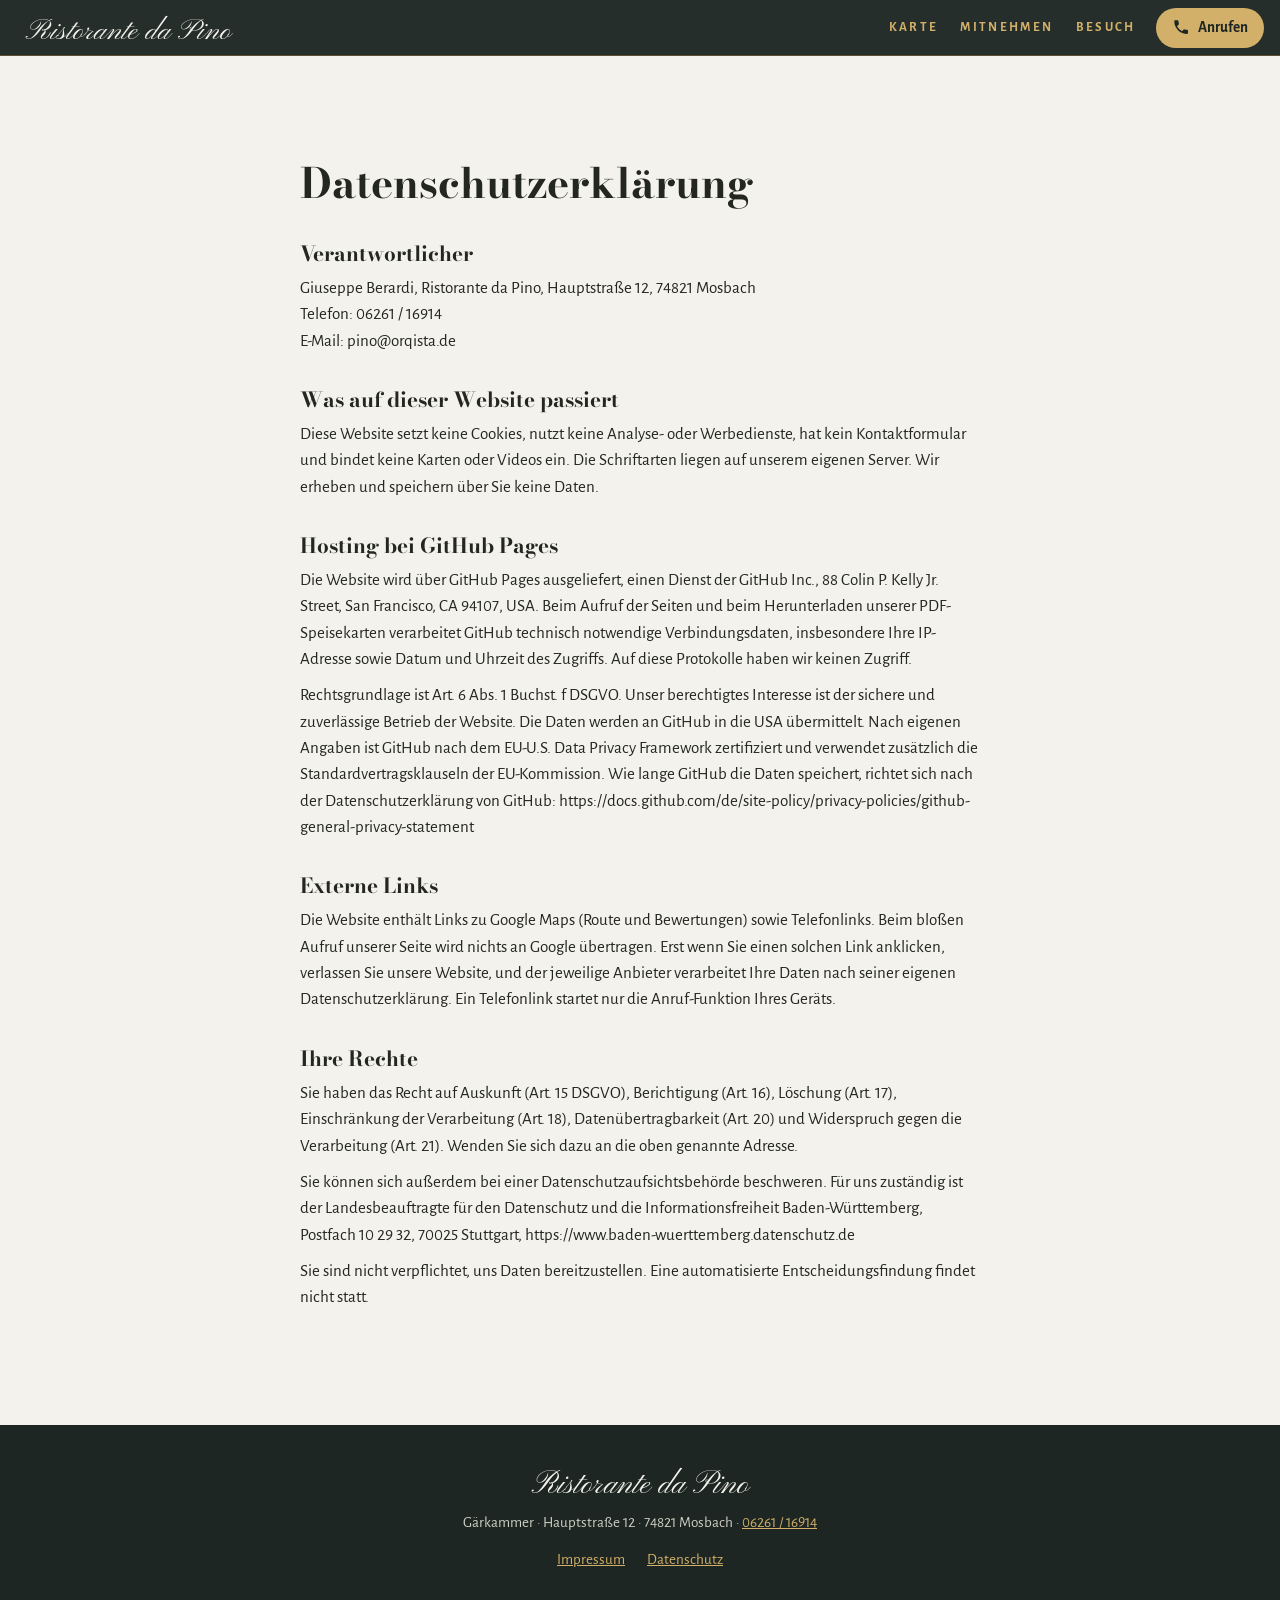
<file: datenschutz.html>
<!doctype html><html lang="de"><head><meta charset="utf-8"><meta http-equiv="Content-Security-Policy" content="default-src 'self'; script-src 'none'; style-src 'self'; img-src 'self'; font-src 'self'; connect-src 'none'; frame-src 'none'; form-action 'none'; base-uri 'self'; object-src 'none'"><meta name="referrer" content="strict-origin-when-cross-origin"><meta name="viewport" content="width=device-width, initial-scale=1, viewport-fit=cover"><title>Datenschutz · Ristorante da Pino</title><meta name="description" content="Datenschutz von Ristorante da Pino, Mosbach"><meta name="robots" content="noindex, nofollow"><meta name="theme-color" content="#1d2622"><link rel="canonical" href="https://pino.orqista.de/"><link rel="icon" type="image/png" sizes="32x32" href="favicon-32.png"><link rel="apple-touch-icon" href="apple-touch-icon.png"><meta property="og:type" content="restaurant.restaurant"><meta property="og:locale" content="de_DE"><meta property="og:title" content="Datenschutz · Ristorante da Pino"><meta property="og:description" content="Datenschutz von Ristorante da Pino, Mosbach"><meta property="og:url" content="https://pino.orqista.de/"><meta property="og:image" content="https://pino.orqista.de/og-image.png"><meta property="og:image:width" content="1200"><meta property="og:image:height" content="630"><meta name="twitter:card" content="summary_large_image"><link rel="preload" href="fonts/PinyonScript-Regular.ttf" as="font" type="font/ttf" crossorigin><link rel="stylesheet" href="site.css?v=06f6d544d2"></head><body class="legal-page"><div class="topbar"><a class="mark" href="index.html#top">Ristorante da Pino</a><nav aria-label="Hauptmenü"><a href="index.html#karte">Karte</a><a href="index.html#mitnehmen">Mitnehmen</a><a href="index.html#besuch">Besuch</a></nav><a class="call" href="tel:+49626116914" aria-label="Anrufen: 06261 / 16914"><svg class="ico" viewBox="0 0 24 24" aria-hidden="true"><path fill="currentColor" d="M6.6 10.8a15.1 15.1 0 0 0 6.6 6.6l2.2-2.2c.3-.3.7-.4 1-.2 1.1.4 2.3.6 3.6.6.6 0 1 .4 1 1V20c0 .6-.4 1-1 1A17 17 0 0 1 3 4c0-.6.4-1 1-1h3.5c.6 0 1 .4 1 1 0 1.3.2 2.5.6 3.6.1.3 0 .7-.2 1Z"/></svg><span>Anrufen</span></a></div><main class="band paper"><div class="wrap narrow prose"><h1>Datenschutzerklärung</h1>
<h2>Verantwortlicher</h2>
<p>Giuseppe Berardi, Ristorante da Pino, Hauptstraße 12, 74821 Mosbach<br>Telefon: 06261 / 16914<br>E-Mail: pino@orqista.de</p>
<h2>Was auf dieser Website passiert</h2>
<p>Diese Website setzt keine Cookies, nutzt keine Analyse- oder Werbedienste, hat kein Kontaktformular und bindet keine Karten oder Videos ein. Die Schriftarten liegen auf unserem eigenen Server. Wir erheben und speichern über Sie keine Daten.</p>
<h2>Hosting bei GitHub Pages</h2>
<p>Die Website wird über GitHub Pages ausgeliefert, einen Dienst der GitHub Inc., 88 Colin P. Kelly Jr. Street, San Francisco, CA 94107, USA. Beim Aufruf der Seiten und beim Herunterladen unserer PDF-Speisekarten verarbeitet GitHub technisch notwendige Verbindungsdaten, insbesondere Ihre IP-Adresse sowie Datum und Uhrzeit des Zugriffs. Auf diese Protokolle haben wir keinen Zugriff.</p>
<p>Rechtsgrundlage ist Art. 6 Abs. 1 Buchst. f DSGVO. Unser berechtigtes Interesse ist der sichere und zuverlässige Betrieb der Website. Die Daten werden an GitHub in die USA übermittelt. Nach eigenen Angaben ist GitHub nach dem EU-U.S. Data Privacy Framework zertifiziert und verwendet zusätzlich die Standardvertragsklauseln der EU-Kommission. Wie lange GitHub die Daten speichert, richtet sich nach der Datenschutzerklärung von GitHub: https://docs.github.com/de/site-policy/privacy-policies/github-general-privacy-statement</p>
<h2>Externe Links</h2>
<p>Die Website enthält Links zu Google Maps (Route und Bewertungen) sowie Telefonlinks. Beim bloßen Aufruf unserer Seite wird nichts an Google übertragen. Erst wenn Sie einen solchen Link anklicken, verlassen Sie unsere Website, und der jeweilige Anbieter verarbeitet Ihre Daten nach seiner eigenen Datenschutzerklärung. Ein Telefonlink startet nur die Anruf-Funktion Ihres Geräts.</p>
<h2>Ihre Rechte</h2>
<p>Sie haben das Recht auf Auskunft (Art. 15 DSGVO), Berichtigung (Art. 16), Löschung (Art. 17), Einschränkung der Verarbeitung (Art. 18), Datenübertragbarkeit (Art. 20) und Widerspruch gegen die Verarbeitung (Art. 21). Wenden Sie sich dazu an die oben genannte Adresse.</p>
<p>Sie können sich außerdem bei einer Datenschutzaufsichtsbehörde beschweren. Für uns zuständig ist der Landesbeauftragte für den Datenschutz und die Informationsfreiheit Baden-Württemberg, Postfach 10 29 32, 70025 Stuttgart, https://www.baden-wuerttemberg.datenschutz.de</p>
<p>Sie sind nicht verpflichtet, uns Daten bereitzustellen. Eine automatisierte Entscheidungsfindung findet nicht statt.</p></div></main><footer class="foot"><div class="wrap"><p class="foot-name">Ristorante da Pino</p><p>Gärkammer · Hauptstraße 12 · 74821 Mosbach · <a href="tel:+49626116914">06261 / 16914</a></p><p class="legal"><a href="impressum.html">Impressum</a><a href="datenschutz.html">Datenschutz</a></p></div></footer></body></html>
</file>
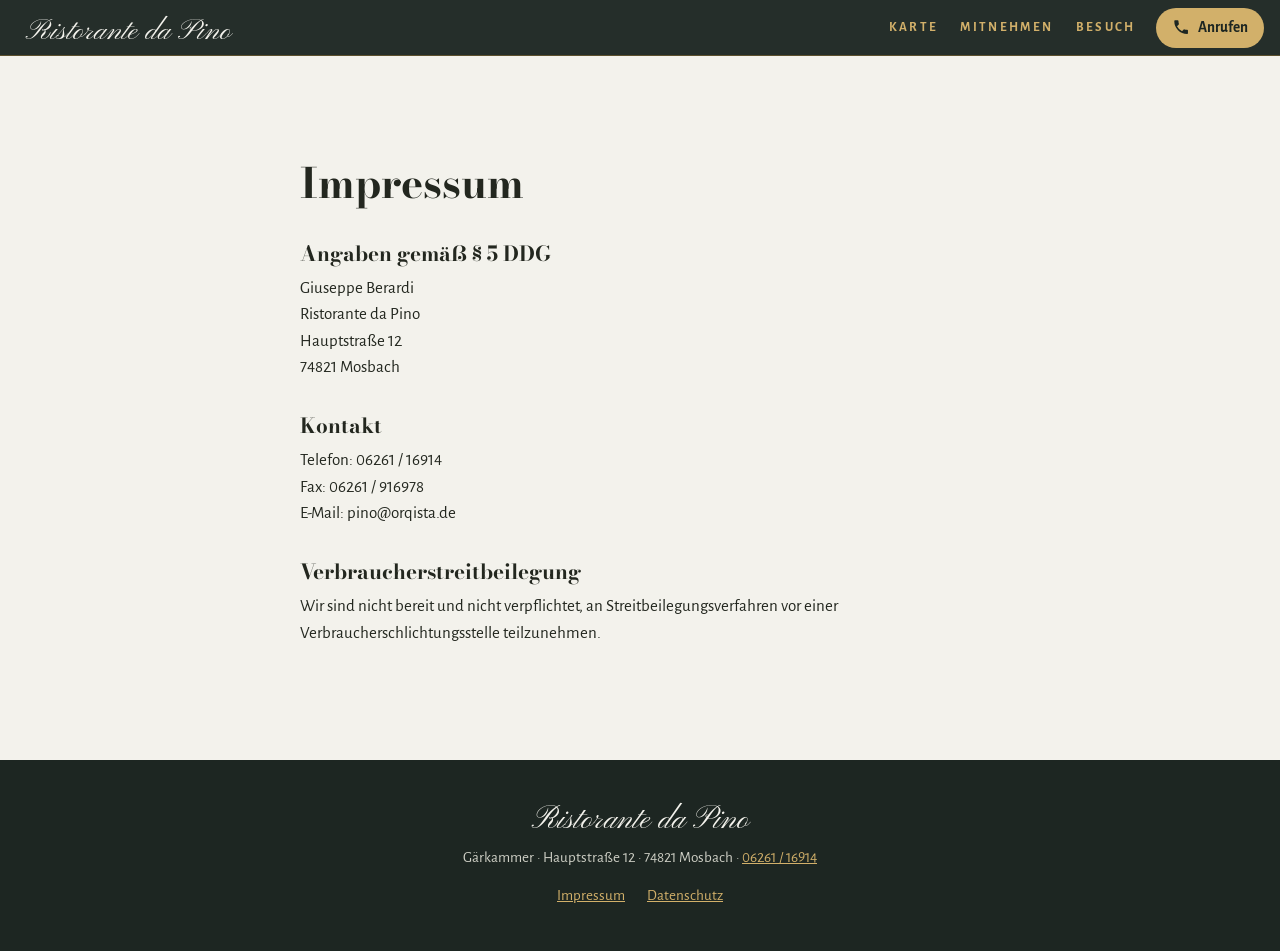
<file: impressum.html>
<!doctype html><html lang="de"><head><meta charset="utf-8"><meta http-equiv="Content-Security-Policy" content="default-src 'self'; script-src 'none'; style-src 'self'; img-src 'self'; font-src 'self'; connect-src 'none'; frame-src 'none'; form-action 'none'; base-uri 'self'; object-src 'none'"><meta name="referrer" content="strict-origin-when-cross-origin"><meta name="viewport" content="width=device-width, initial-scale=1, viewport-fit=cover"><title>Impressum · Ristorante da Pino</title><meta name="description" content="Impressum von Ristorante da Pino, Mosbach"><meta name="robots" content="noindex, nofollow"><meta name="theme-color" content="#1d2622"><link rel="canonical" href="https://pino.orqista.de/"><link rel="icon" type="image/png" sizes="32x32" href="favicon-32.png"><link rel="apple-touch-icon" href="apple-touch-icon.png"><meta property="og:type" content="restaurant.restaurant"><meta property="og:locale" content="de_DE"><meta property="og:title" content="Impressum · Ristorante da Pino"><meta property="og:description" content="Impressum von Ristorante da Pino, Mosbach"><meta property="og:url" content="https://pino.orqista.de/"><meta property="og:image" content="https://pino.orqista.de/og-image.png"><meta property="og:image:width" content="1200"><meta property="og:image:height" content="630"><meta name="twitter:card" content="summary_large_image"><link rel="preload" href="fonts/PinyonScript-Regular.ttf" as="font" type="font/ttf" crossorigin><link rel="stylesheet" href="site.css?v=06f6d544d2"></head><body class="legal-page"><div class="topbar"><a class="mark" href="index.html#top">Ristorante da Pino</a><nav aria-label="Hauptmenü"><a href="index.html#karte">Karte</a><a href="index.html#mitnehmen">Mitnehmen</a><a href="index.html#besuch">Besuch</a></nav><a class="call" href="tel:+49626116914" aria-label="Anrufen: 06261 / 16914"><svg class="ico" viewBox="0 0 24 24" aria-hidden="true"><path fill="currentColor" d="M6.6 10.8a15.1 15.1 0 0 0 6.6 6.6l2.2-2.2c.3-.3.7-.4 1-.2 1.1.4 2.3.6 3.6.6.6 0 1 .4 1 1V20c0 .6-.4 1-1 1A17 17 0 0 1 3 4c0-.6.4-1 1-1h3.5c.6 0 1 .4 1 1 0 1.3.2 2.5.6 3.6.1.3 0 .7-.2 1Z"/></svg><span>Anrufen</span></a></div><main class="band paper"><div class="wrap narrow prose"><h1>Impressum</h1>
<h2>Angaben gemäß § 5 DDG</h2>
<p>Giuseppe Berardi<br>Ristorante da Pino<br>Hauptstraße 12<br>74821 Mosbach</p>
<h2>Kontakt</h2>
<p>Telefon: 06261 / 16914<br>Fax: 06261 / 916978<br>E-Mail: pino@orqista.de</p>
<h2>Verbraucherstreitbeilegung</h2>
<p>Wir sind nicht bereit und nicht verpflichtet, an Streitbeilegungsverfahren vor einer Verbraucherschlichtungsstelle teilzunehmen.</p></div></main><footer class="foot"><div class="wrap"><p class="foot-name">Ristorante da Pino</p><p>Gärkammer · Hauptstraße 12 · 74821 Mosbach · <a href="tel:+49626116914">06261 / 16914</a></p><p class="legal"><a href="impressum.html">Impressum</a><a href="datenschutz.html">Datenschutz</a></p></div></footer></body></html>
</file>
<file: site.css>
@font-face { font-family: "Alegreya Sans"; font-style: normal; font-weight: 400; font-display: swap; src: url("fonts/AlegreyaSans-Regular.ttf") format("truetype") }
@font-face { font-family: "Alegreya Sans"; font-style: normal; font-weight: 500; font-display: swap; src: url("fonts/AlegreyaSans-Medium.ttf") format("truetype") }
@font-face { font-family: "Alegreya Sans"; font-style: normal; font-weight: 700; font-display: swap; src: url("fonts/AlegreyaSans-Bold.ttf") format("truetype") }
@font-face { font-family: "Alegreya Sans"; font-style: italic; font-weight: 400; font-display: swap; src: url("fonts/AlegreyaSans-Italic.ttf") format("truetype") }
@font-face { font-family: "Bodoni Moda"; font-style: normal; font-weight: 700; font-display: swap; src: url("fonts/BodoniModa-Bold.ttf") format("truetype") }
@font-face { font-family: "Bodoni Moda"; font-style: italic; font-weight: 500; font-display: swap; src: url("fonts/BodoniModa-MediumItalic.ttf") format("truetype") }
@font-face { font-family: "Pinyon Script"; font-style: normal; font-weight: 400; font-display: block; src: url("fonts/PinyonScript-Regular.ttf") format("truetype") }

:root {
  --cellar: #1d2622;
  --cellar-2: #27332d;
  --paper: #f3f2ec;
  --paper-2: #e9e7dc;
  --ink: #23271f;
  --muted: #565a50;
  --basil: #2e6a3b;
  --basil-dark: #24552f;
  --pomodoro: #b5312a;
  --brass: #a8843a;
  --brass-text: #765c25;
  --brass-art: #886b2f;
  --brass-light: #d2b06a;
  --arch-soft: #5c502d;
  --script: "Pinyon Script", "Snell Roundhand", cursive;
  --display: "Bodoni Moda", "Didot", Georgia, serif;
  --body: "Alegreya Sans", "Gill Sans", system-ui, sans-serif;
  --bar: 3.5rem;
  --chips: 3.25rem;
  --gutter: max(1rem, env(safe-area-inset-left, 0px));
  color-scheme: light;
}

* { box-sizing: border-box }
html { font-size: max(100%, calc(.5rem + .5vw)); scroll-behavior: smooth; scroll-padding-top: calc(var(--bar) + var(--chips) + 0.5rem); -webkit-text-size-adjust: 100% }
@media (prefers-reduced-motion: reduce) { html { scroll-behavior: auto } }
body { margin: 0; background: var(--paper); color: var(--ink); font: 400 1.0625rem / 1.55 var(--body); font-variant-numeric: lining-nums; overflow-x: hidden }
a { color: inherit }
img, svg { display: block }
h1, h2, h3, h4, p { margin: 0 }
ul { margin: 0; padding: 0; list-style: none }
:focus-visible { outline: 2px solid var(--brass); outline-offset: 0.1875rem; border-radius: 0.25rem }

.wrap { width: min(100% - 2 * var(--gutter), 67.5rem); margin-inline: auto }
.narrow { width: min(100% - 2 * var(--gutter), 42.5rem) }
.band { padding-block: clamp(3.5rem, 9vw, 6.5rem) }
.paper { background: var(--paper); color: var(--ink) }
.cellar { background: var(--cellar); color: var(--paper) }
.eyebrow { font: 700 .78rem / 1 var(--body); letter-spacing: .28em; text-transform: uppercase; color: var(--brass-text); margin-bottom: 0.875rem }
.cellar .eyebrow, .hero .eyebrow { color: var(--brass-light) }
h2 { font: italic 500 clamp(2.1rem, 5.4vw, 3.2rem) / 1.1 var(--display) }
body:not(.legal-page) h2, .sec-title { text-wrap: balance }
body:not(.legal-page) h2::before, body:not(.legal-page) h2::after, .sec-title::before, .sec-title::after { content: ""; display: inline-block; width: .16em; height: .76em; margin-right: .4em; vertical-align: -.06em; border-radius: .09em; transform: rotate(16deg); background: var(--basil) }
body:not(.legal-page) h2::after, .sec-title::after { margin: 0 0 0 .4em; background: var(--pomodoro) }
.kicker { font: italic 500 1.2rem / 1.4 var(--display); color: var(--muted); margin-top: 0.625rem }
.ico { width: 1.2em; height: 1.2em; flex: none }
.illu { width: calc(5.2rem / var(--s, 1)); max-width: 60%; height: auto; color: var(--brass-art); margin: 0 auto 0.875rem }

.btn { display: inline-flex; align-items: center; gap: 0.625rem; min-height: 3rem; padding: 0.625rem 1.25rem; border-radius: 62.4375rem; border: 1.5px solid var(--cellar); background: var(--cellar); color: var(--paper); font: 700 1rem / 1.2 var(--body); text-decoration: none; cursor: pointer; transition: transform .15s, background .15s }
.btn:hover { transform: translateY(-1px) }
.btn.ghost { background: transparent; color: var(--cellar) }
.btn.ghost.light { border-color: var(--paper); color: var(--paper) }
.btn.big { padding: 0.75rem 1.75rem 0.75rem 1.375rem; background: var(--brass-light); border-color: var(--brass-light); color: var(--cellar); font-size: clamp(1.35rem, 4vw, 1.7rem); letter-spacing: .02em }
.btn.big .ico { width: 1em; height: 1em }
.btn.big small { display: block; font: 700 .68rem / 1.2 var(--body); letter-spacing: .2em; text-transform: uppercase; opacity: .8; margin-bottom: 2px }
.btn.big span { text-align: left; white-space: nowrap }

.topbar { position: sticky; top: 0; z-index: 20; height: var(--bar); display: flex; align-items: center; gap: 1.25rem; padding-inline: var(--gutter); background: rgb(29 38 34 / .96); color: var(--paper); backdrop-filter: blur(0.375rem); border-bottom: 1px solid var(--arch-soft) }
.topbar .mark { white-space: nowrap; font: 400 min(1.9rem, 6.4vw) / 1 var(--script); color: var(--paper); text-decoration: none; padding-top: 0.25rem; margin-right: auto }
.topbar nav { display: flex; gap: 1.375rem }
.topbar nav a { font: 700 .82rem / 1 var(--body); letter-spacing: .18em; text-transform: uppercase; color: var(--brass-light); text-decoration: none }
.topbar nav a:hover { color: var(--paper) }
.topbar .call { display: inline-flex; align-items: center; gap: 0.5rem; min-height: 2.5rem; padding: 0.375rem 1rem; border-radius: 62.4375rem; background: var(--brass-light); color: var(--cellar); font: 700 .95rem / 1 var(--body); text-decoration: none }
@media (max-width: 640px) { .topbar nav { display: none } }

.hero { position: relative; background: var(--cellar); color: var(--paper); text-align: center; padding: clamp(1.75rem, 5vw, 3.5rem) var(--gutter) 4rem; min-height: calc(100svh - var(--bar)); display: grid; grid-template-columns: minmax(0, 1fr); place-items: center }
.vault { position: relative; min-width: 0; width: min(100%, 45rem); container-type: inline-size }
.vault-in { position: relative; padding: 31cqi 13cqi 9cqi; display: flex; flex-direction: column; align-items: center; gap: min(1.125rem, 3.6cqi) }
.arch { position: absolute; inset: 0; border: 1px solid var(--brass); border-bottom: 0; border-radius: 50cqi 50cqi 0 0; pointer-events: none }
.arch::before { content: ""; position: absolute; inset: 3.2cqi 3.2cqi 0; border: 1px solid var(--arch-soft); border-bottom: 0; border-radius: 46.8cqi 46.8cqi 0 0 }
.vault-in > * { max-width: 100% }
.hero .eyebrow { font-size: min(.78rem, 3.2cqi); margin-bottom: 0 }
.cta-label { margin-top: min(.5rem, 1.6cqi); font: 700 min(.72rem, 3cqi) / 1.2 var(--body); letter-spacing: .2em; text-transform: uppercase; color: var(--brass-light) }
.hero .btn.cta { font-size: min(1.7rem, 6.4cqi); padding: .5em 1.1em .5em .9em; min-height: 0; gap: .45em }
.hero .status { font-size: min(.98rem, 3.9cqi); text-wrap: balance }
.wordmark { display: grid; grid-template-columns: auto auto auto; align-items: center; gap: min(1.125rem, 2.4cqi) }
.wordmark h1 { font: 400 min(5.8rem, 14.5cqi) / 1.02 var(--script); color: var(--paper) }
.wordmark h1 span { display: block; font-size: .62em; margin-top: -.08em }
.brush { width: min(2.125rem, 3.6cqi); height: auto }
.tagline { font: italic 500 min(1.3rem, 4.9cqi) / 1.35 var(--display); color: var(--paper); text-wrap: balance }
.emblem { width: min(100%, 27.5rem, 52vh); height: auto; margin-block: min(.5rem, 1.6cqi) min(.375rem, 1.2cqi) }
.status { display: inline-flex; align-items: center; gap: 0.5rem; font: 500 .98rem / 1.3 var(--body); color: var(--brass-light) }
.status::before { content: ""; width: 0.5625rem; height: 0.5625rem; border-radius: 50%; background: var(--pomodoro); flex: none }
.status.open::before { background: #5fb36f }
.scroll { position: absolute; bottom: 1.25rem; left: 0; right: 0 }
.scroll a { font: 400 1.6rem / 1 var(--script); color: var(--brass-light); text-decoration: none }
.scroll a::after { content: ""; display: block; width: 1px; height: 1.75rem; margin: 0.5rem auto 0; background: var(--brass) }

.welcome { text-align: center }
.welcome .illu { width: 5.5rem }
.letter { margin-top: 2.25rem; text-align: left; font-size: 1.15rem; line-height: 1.7 }
.letter p + p { margin-top: 1em }
.letter .salutation { font: italic 500 1.25rem / 1.4 var(--display) }
.letter .lead { font: italic 500 1.35rem / 1.5 var(--display); color: var(--ink) }
.letter .closing { font: italic 500 1.25rem / 1.4 var(--display); margin-top: 1.4em }
.letter .signature { text-wrap: balance; font: 400 2.1rem / 1.2 var(--script); color: var(--brass-text); margin-top: .3em }

.specials { text-align: center }
.special-grid { display: grid; grid-template-columns: repeat(auto-fill, minmax(min(100%, 17.5rem), 1fr)); gap: 1.125rem; margin-top: 2.5rem; text-align: left }
.special-grid li { position: relative; padding: 1.5rem 1.375rem 1.25rem; border: 1px solid var(--arch-soft); border-radius: 1.125rem 1.125rem 0.375rem 0.375rem; background: var(--cellar-2); display: flex; flex-direction: column; gap: 0.5rem }
.special-grid h3 { font: 700 1.3rem / 1.25 var(--display); color: var(--paper) }
.special-grid p { color: #cfd0c6; font-size: 1rem }
.special-grid .price { margin-top: auto; padding-top: 0.5rem; font: 700 1.15rem / 1 var(--body); color: var(--brass-light) }
.special-grid .mark, .special-grid .codes { color: var(--brass-light) }
.more { margin-top: 2rem }
.more a { font: 700 .85rem / 1 var(--body); letter-spacing: .2em; text-transform: uppercase; color: var(--brass-light) }

.menu { padding-bottom: 4.5rem }
.menu > .wrap:first-child { text-align: center }
.filter { display: inline-flex; align-items: center; gap: 0.75rem; margin-top: 1.625rem; font: 500 1rem / 1.3 var(--body); cursor: pointer; user-select: none }
.filter input { position: absolute; opacity: 0; pointer-events: none }
.switch { width: 2.875rem; height: 1.625rem; border-radius: 6.1875rem; background: var(--paper-2); border: 1.5px solid var(--muted); position: relative; flex: none; transition: background .15s }
.switch::after { content: ""; position: absolute; top: 0.1875rem; left: 0.1875rem; width: 1.0625rem; height: 1.0625rem; border-radius: 50%; background: var(--muted); transition: transform .15s, background .15s }
.filter input:checked + .switch { background: var(--basil); border-color: var(--basil) }
.filter input:checked + .switch::after { transform: translateX(1.25rem); background: var(--paper) }
.filter input:focus-visible + .switch { outline: 2px solid var(--brass); outline-offset: 0.1875rem }

.chips { position: sticky; top: var(--bar); z-index: 10; margin-top: 2rem; background: rgb(243 242 236 / .97); border-block: 1px solid var(--paper-2); backdrop-filter: blur(0.375rem) }
.chips ul { display: flex; gap: 0.375rem; overflow-x: auto; scrollbar-width: none; padding: 0.5625rem var(--gutter); max-width: 67.5rem; margin: 0 auto }
.chips ul::-webkit-scrollbar { display: none }
.chips a { display: block; white-space: nowrap; padding: 0.4375rem 0.875rem; border-radius: 6.1875rem; font: 500 .95rem / 1.2 var(--body); text-decoration: none; color: var(--muted) }
.chips a:hover { color: var(--ink) }
.chips a[aria-current] { background: var(--cellar); color: var(--paper) }

.carta { max-width: 48.75rem; margin-top: 1rem }
.sec { padding-top: 3.5rem }
.sec header { text-align: center; margin-bottom: 1.375rem }
.sec-title { font: italic 500 clamp(1.8rem, 4.4vw, 2.4rem) / 1.15 var(--display) }
.sub { font: 500 .8rem / 1.3 var(--body); letter-spacing: .3em; text-transform: uppercase; color: var(--brass-text); margin-top: .5rem }
.cellar .sub { color: var(--brass-light) }
.pickup .sub { color: #cfe3c9 }
.drinks { margin-top: 5.5rem; padding-top: 3.5rem; border-top: 1px solid var(--paper-2); text-align: center }
.drinks .sec { text-align: left }
.drinks-title { font-size: clamp(2rem, 5vw, 3rem) }

.item { padding-block: 0.625rem; border-bottom: 1px dashed var(--paper-2) }
.item:last-child { border-bottom: 0 }
.item h3 { font: 700 1.08rem / 1.3 var(--body); letter-spacing: .01em }
.line { display: flex; flex-wrap: wrap; align-items: baseline; column-gap: 0.5rem; min-width: 0 }
.line > .price { margin-left: auto }
.line h3 { flex: 0 1 auto }
.line > .desc { color: var(--muted); font-size: .95rem; white-space: nowrap; overflow: hidden; text-overflow: ellipsis; min-width: 0 }
.leader { flex: 1 1 0.75rem; min-width: 0.75rem; border-bottom: 1.5px dotted #b9b8ac; transform: translateY(-4px) }
.price, .cell { font-weight: 700; white-space: nowrap; font-variant-numeric: tabular-nums lining-nums }
.size { margin-left: 0.75rem }
.size em, .cell em { font-style: normal; font-weight: 400; color: var(--muted); font-size: .88em; margin-right: 0.25rem }
p.desc { color: var(--muted); font-size: .98rem; line-height: 1.45; margin-top: 2px; max-width: 58ch }
.pair { font: italic 500 .9rem / 1.4 var(--display); color: var(--brass-text); margin-top: 0.25rem }
.numbered { display: grid; grid-template-columns: 2.6rem 1fr; align-items: baseline }
.numbered .no { font: 700 .82rem / 1 var(--body); color: var(--brass-text); font-variant-numeric: tabular-nums }
.nowrap { white-space: nowrap }
.mark { display: inline-block; width: .95em; height: .95em; vertical-align: -.1em; margin-left: .3em; color: var(--brass-text) }
.mark.veg { color: var(--basil) }
.codes { white-space: normal; font: 400 .72rem / 1 var(--body); color: var(--muted); margin-left: .45em; vertical-align: .35em; letter-spacing: .02em }
.minor h3 { font-weight: 500 }

.grid .item { display: grid; grid-template-columns: 1fr repeat(var(--n), auto); column-gap: 1.125rem; align-items: baseline }
.grid.qty .cell.qty { font-weight: 400; color: var(--muted) }
.grid.sizes .cell { min-width: 5.2rem; text-align: right }
.grid .group { font: 700 .78rem / 1 var(--body); letter-spacing: .2em; text-transform: uppercase; color: var(--brass-text); padding: 1.375rem 0 0.375rem }
.grid .group:first-child { padding-top: 0 }
@media (max-width: 520px) {
  .grid.sizes .item { display: flex; flex-wrap: wrap; column-gap: 1.125rem }
  .grid.sizes .item > .line, .grid.sizes .item > .body { flex-basis: 100%; margin-bottom: 2px }
  .grid.sizes .leader { display: none }
  .grid.sizes .cell { min-width: 0; text-align: left }
  .grid.sizes .cell:empty { display: none }
  .line > .desc { order: 5; flex-basis: 100%; white-space: normal }
}

.legend { margin-top: 4rem; border: 1px solid var(--paper-2); border-radius: 0.75rem; background: #fff; padding: 0 1.25rem }
.legend summary { cursor: pointer; padding: 1.125rem 0; font: 700 1rem / 1.3 var(--body) }
.legend-cols { display: grid; grid-template-columns: repeat(auto-fit, minmax(min(100%, 16.25rem), 1fr)); gap: 0.5rem 2rem; padding-bottom: 0.5rem }
.legend h4 { font: 700 .78rem / 1 var(--body); letter-spacing: .2em; text-transform: uppercase; color: var(--brass-text); margin: 0.875rem 0 0.5rem }
.codes-list li, .keys-list li { font-size: .95rem; padding: 2px 0 }
.codes-list b { display: inline-block; width: 1.6em; color: var(--brass-text) }
.keys-list li { display: flex; align-items: center; gap: 0.5rem }
.keys-list .mark { margin: 0 }
.price-note { color: var(--muted); font-size: .9rem; padding: 0.625rem 0 1.125rem }
.downloads { display: flex; flex-wrap: wrap; gap: 0.75rem; justify-content: center; margin-top: 1.75rem }

body.pickup-only .carta .sec:not(.has-pickup),
body.pickup-only .chips li:not(.has-pickup),
body.pickup-only .drinks,
body.pickup-only .carta .item:not([data-pickup]) { display: none }

.pickup { background: var(--basil); color: var(--paper) }
.pickup .eyebrow { color: #cfe3c9 }
.pickup p:not(.sub) { font-size: 1.15rem; margin-top: 1rem; max-width: 46ch }
.split { display: grid; grid-template-columns: 1fr; gap: 2.25rem; align-items: center }
@media (min-width: 820px) { .split { grid-template-columns: 1.1fr .9fr; gap: 4rem } }
.pickup-cta { display: flex; flex-direction: column; align-items: flex-start; gap: 0.875rem }

.visit .split { align-items: start }
address { font-style: normal; margin-top: 1.625rem; font-size: 1.1rem; line-height: 1.6 }
address a { font-weight: 700 }
.arrival { margin-top: 1.125rem; display: grid; gap: 0.5rem }
.arrival li { padding-left: 1.375rem; position: relative; color: var(--muted) }
.arrival li::before { content: ""; position: absolute; left: 0.25rem; top: .6em; width: 0.5rem; height: 0.5rem; border-radius: 50%; border: 1.5px solid var(--brass) }
.actions { display: flex; flex-wrap: wrap; gap: 0.75rem; margin-top: 1.75rem }
.hours-card { background: var(--cellar); color: var(--paper); border-radius: 1.375rem 1.375rem 0.5rem 0.5rem; padding: 1.875rem 1.75rem 1.625rem }
.hours-card .sub { color: var(--brass-light); margin: -0.625rem 0 1.125rem }
.hours-card h3 { font: italic 500 1.9rem / 1.2 var(--display); margin-bottom: 1.125rem }
.hours-card h3::before, .hours-card h3::after { content: ""; display: inline-block; width: .16em; height: .76em; margin-right: .4em; vertical-align: -.06em; border-radius: .09em; transform: rotate(16deg); background: var(--basil) }
.hours-card h3::after { margin: 0 0 0 .4em; background: var(--pomodoro) }
.hours { width: 100%; border-collapse: collapse }
.hours th, .hours td { text-align: left; vertical-align: top; padding: 0.625rem 0; border-top: 1px solid var(--arch-soft); font-weight: 400 }
.hours th { padding-right: 1rem; font-weight: 700 }
.hours td { text-align: right; font-variant-numeric: tabular-nums lining-nums }
.hours tr.today th, .hours tr.today td { color: var(--brass-light) }
.hours-card .status { margin-top: 1rem }

.foot { background: var(--cellar); color: #cfd0c6; padding: 2.75rem 0 calc(2.75rem + env(safe-area-inset-bottom, 0px)); text-align: center; font-size: .95rem }
.foot-name { font: 400 2rem / 1 var(--script); color: var(--paper); margin-bottom: 0.625rem }
.foot .legal { display: flex; justify-content: center; gap: 1.375rem; margin-top: 0.875rem }
.foot a { color: var(--brass-light) }

.legal-page main { min-height: 70vh }
.prose h1 { font: 700 clamp(2rem, 5vw, 2.6rem) / 1.15 var(--display); margin-bottom: 1.5rem }
.prose h2 { font: 700 1.3rem / 1.3 var(--display); margin: 2rem 0 0.5rem }
.prose h3 { font: 700 1.05rem / 1.3 var(--body); margin: 1.25rem 0 0.375rem }
.prose p, .prose li { margin-bottom: 0.625rem; overflow-wrap: anywhere }
.prose ul { list-style: disc; padding-left: 1.2em }
body:not(.legal-page) .pickup h2::before { background: #9bd0a3 }
</file>
